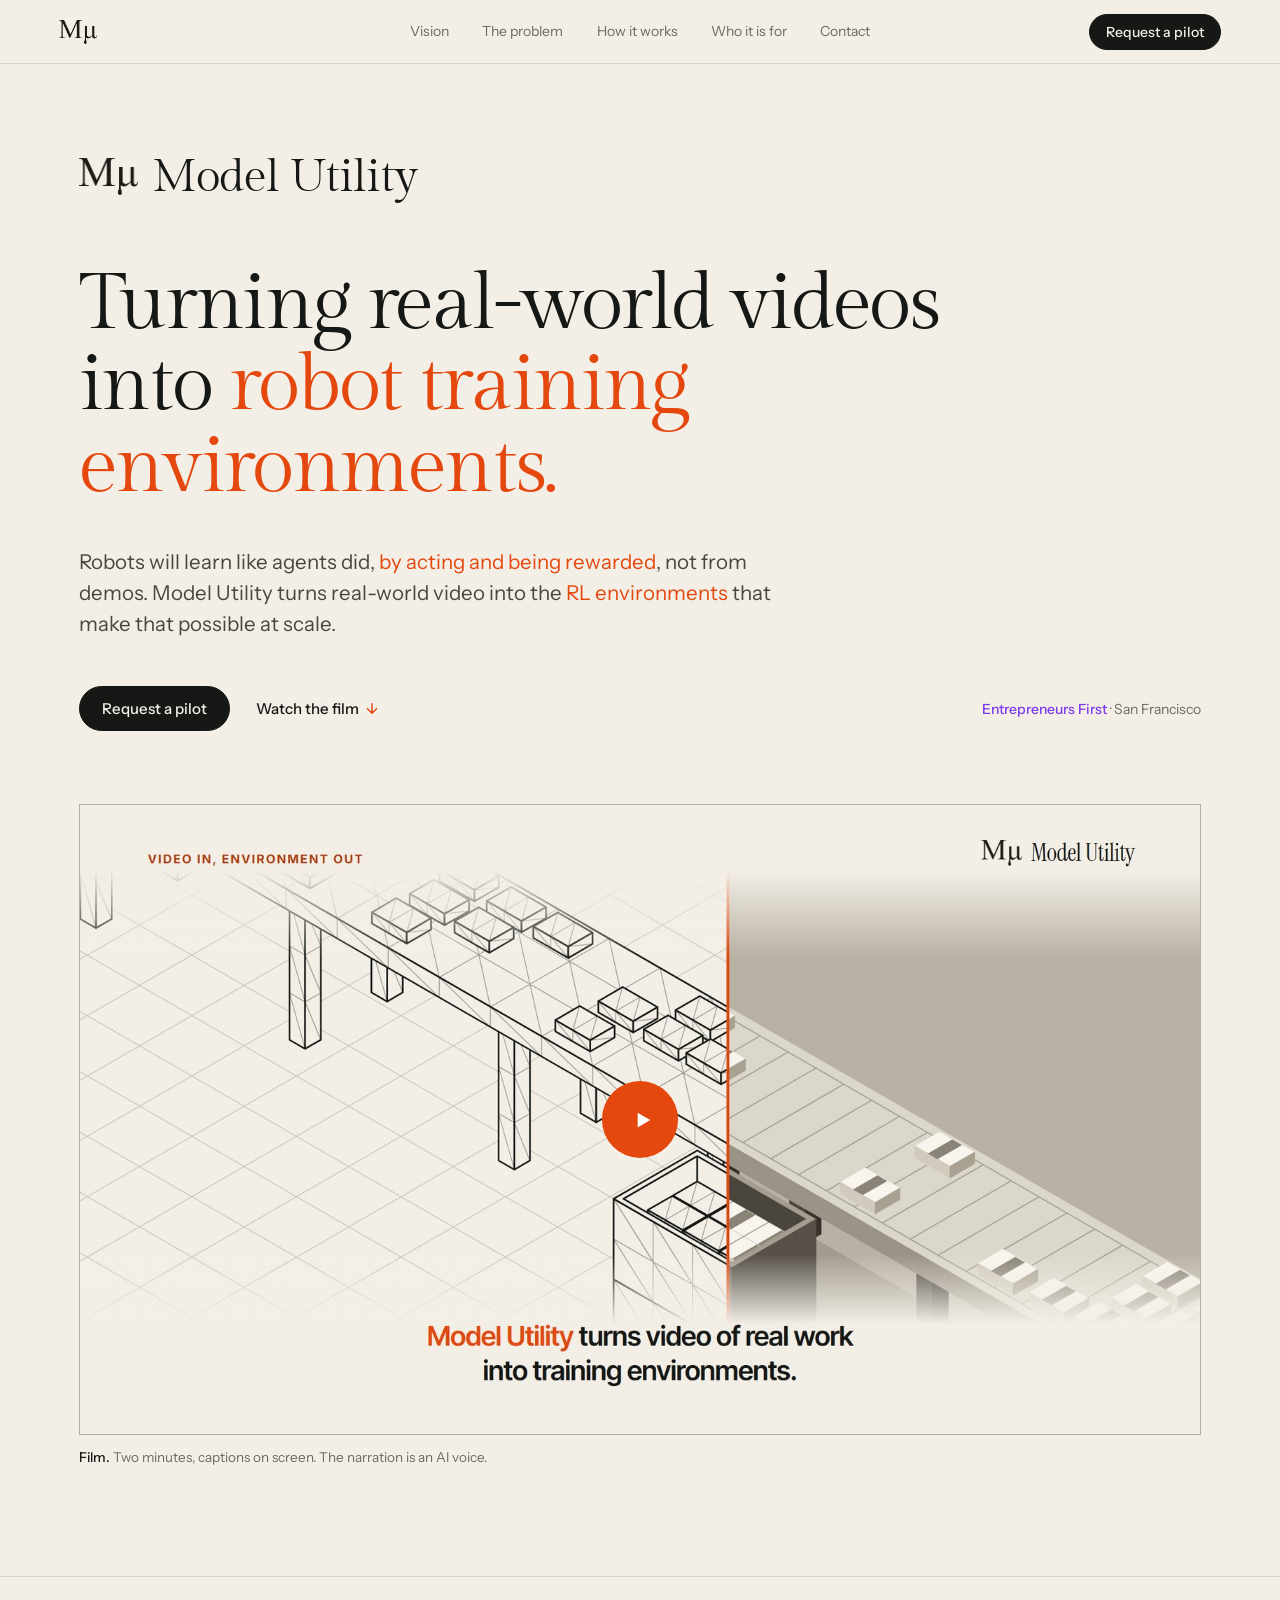
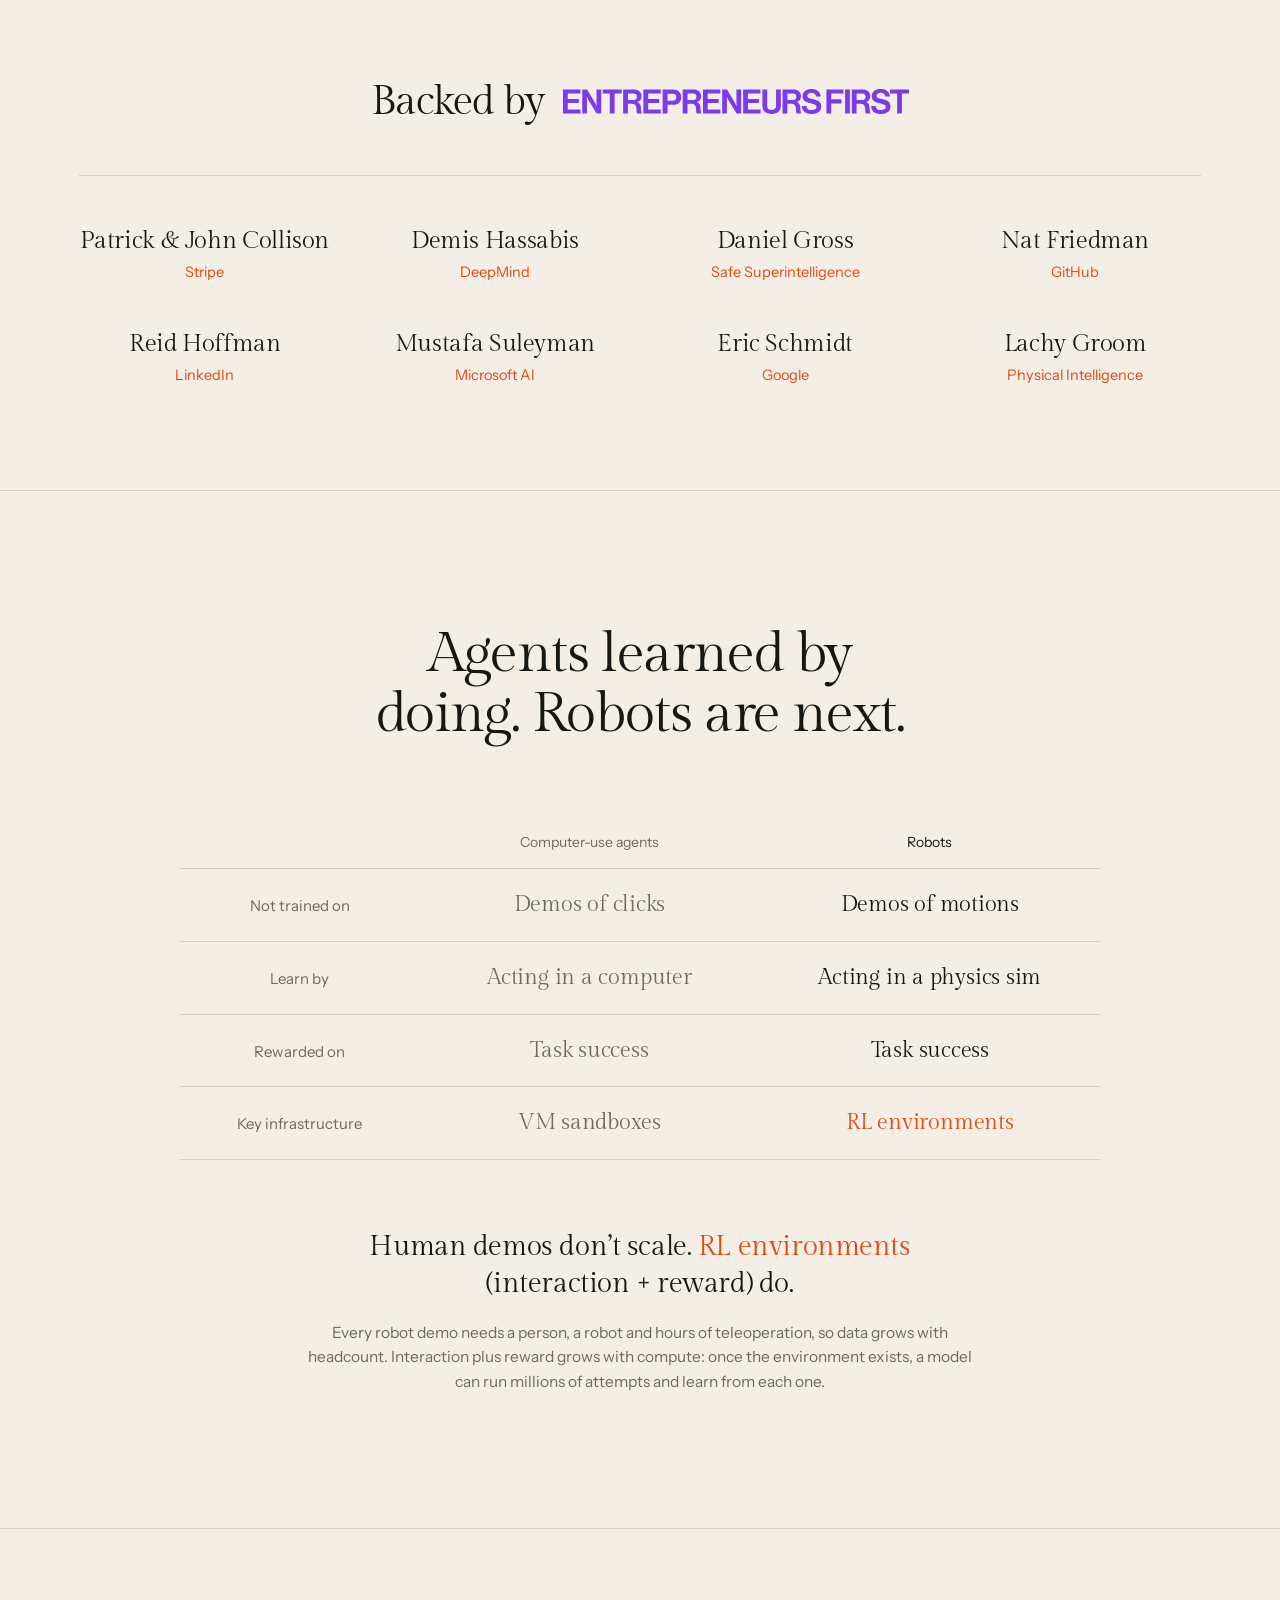
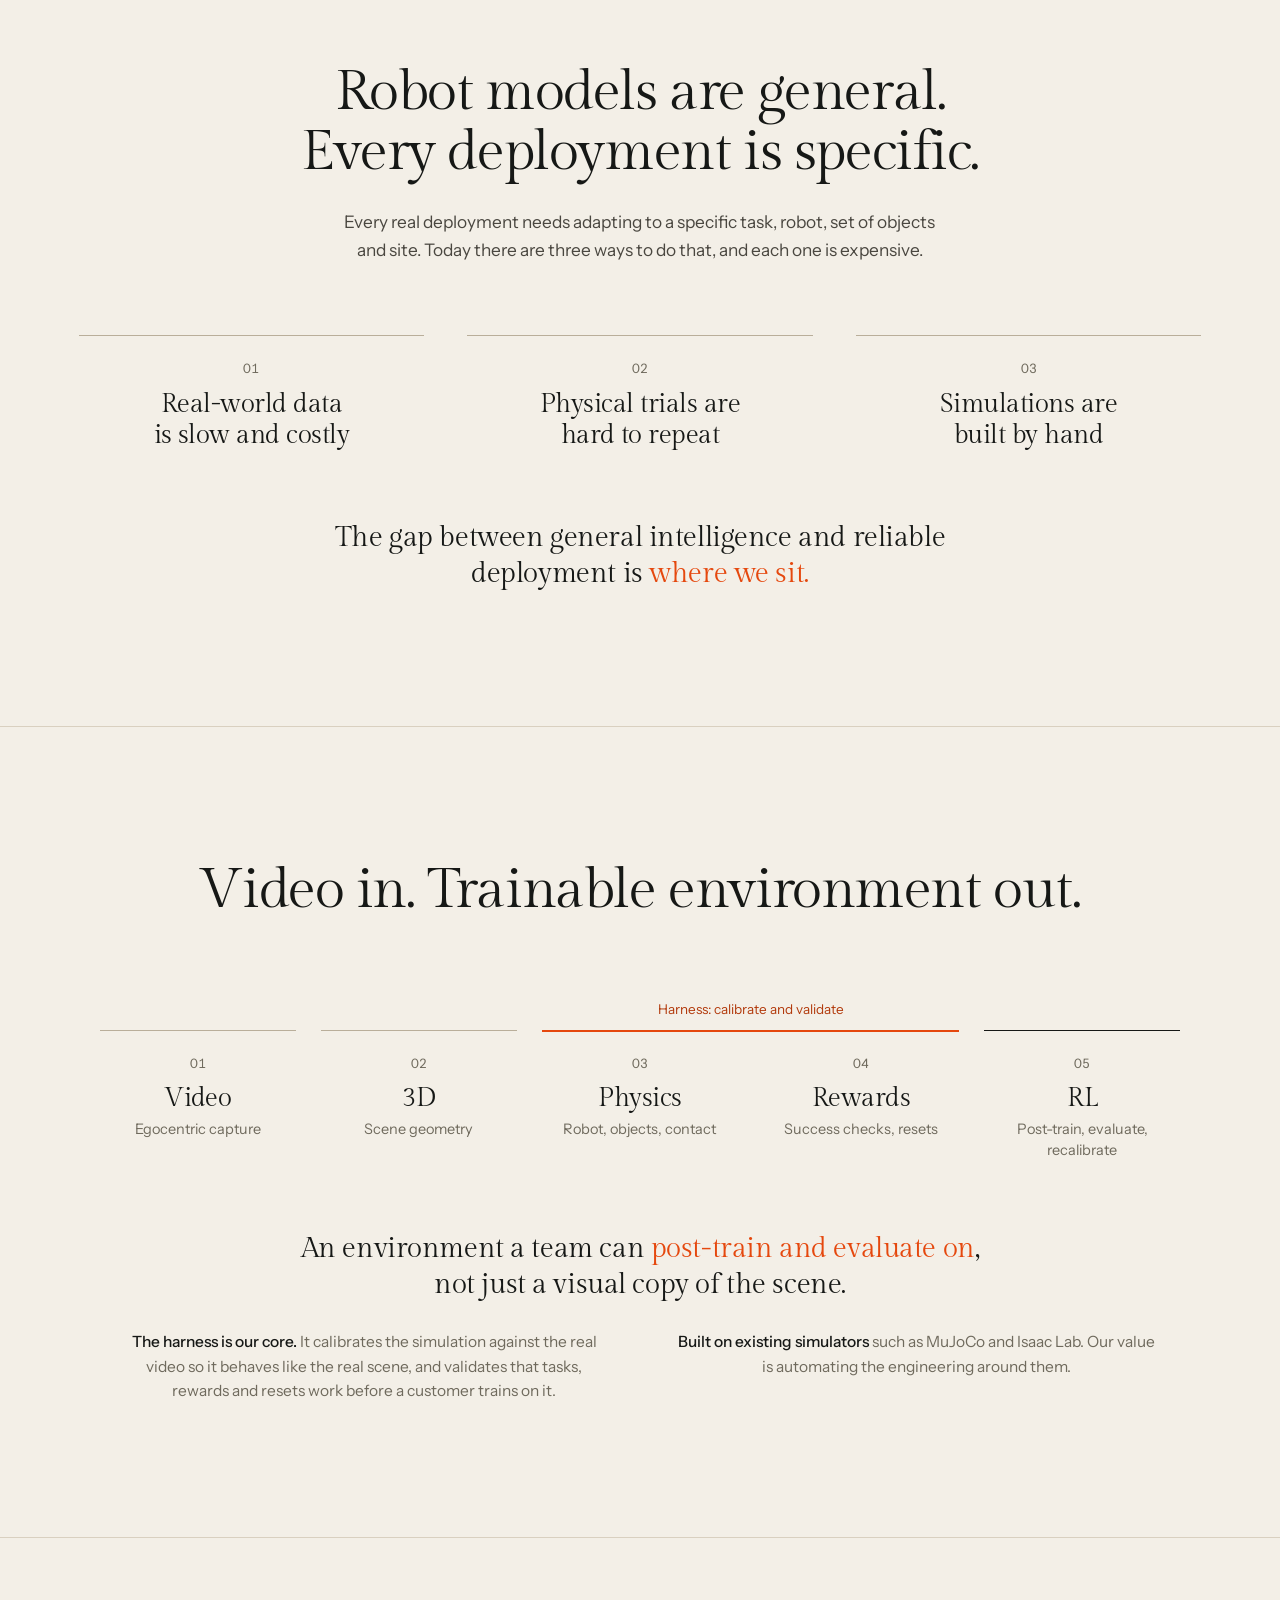
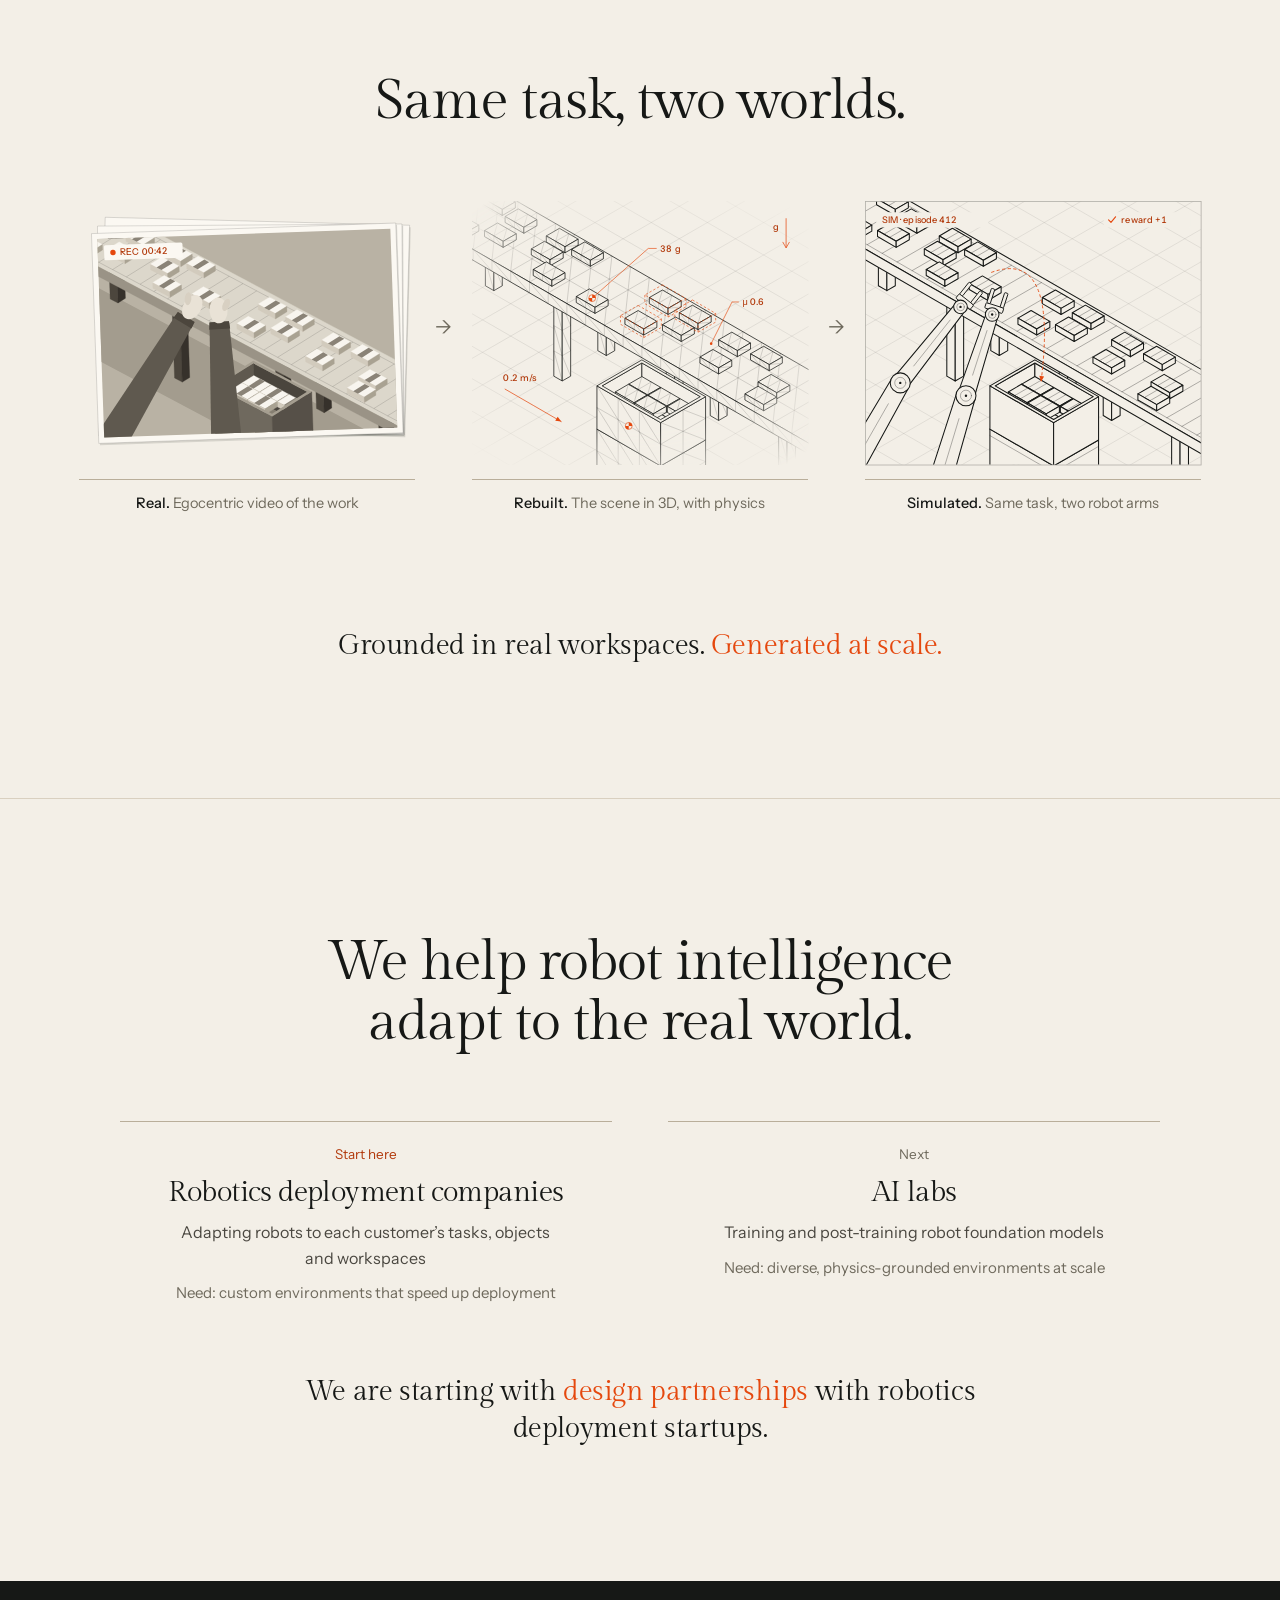
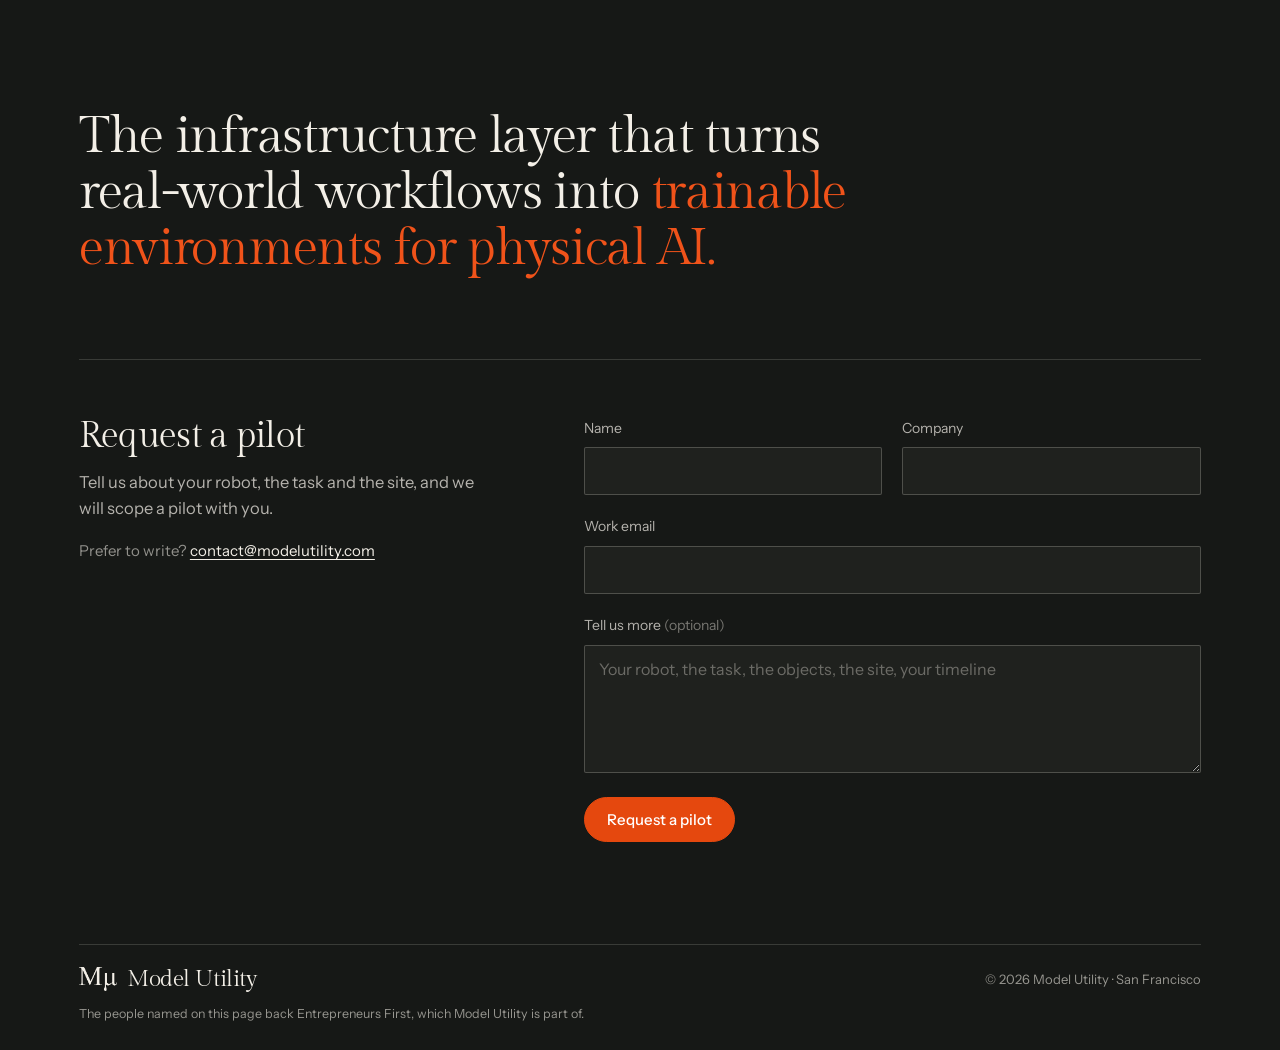
<file: index.html>
<!doctype html>
<html lang="en">
<head>
<meta charset="utf-8">
<meta name="viewport" content="width=device-width, initial-scale=1">
<title>Model Utility · Turning real-world videos into robot training environments</title>
<meta name="description" content="Robots will learn like agents did, by acting and being rewarded, not from demos. Model Utility turns real-world video into the RL environments that make that possible at scale.">
<meta name="theme-color" content="#f3efe7">
<meta property="og:title" content="Model Utility · Turning real-world videos into robot training environments">
<meta property="og:description" content="Robots will learn like agents did, by acting and being rewarded, not from demos. Model Utility turns real-world video into the RL environments that make that possible at scale.">
<meta property="og:type" content="website">
<meta property="og:url" content="https://modelutility.vercel.app/">
<meta property="og:image" content="https://modelutility.vercel.app/media/og.png">
<meta property="og:image:width" content="1200">
<meta property="og:image:height" content="630">
<meta property="og:image:alt" content="Model Utility. Turning real-world videos into robot training environments.">
<meta name="twitter:card" content="summary_large_image">
<link rel="icon" href="media/mu-icon.png" type="image/png">
<link rel="preconnect" href="https://fonts.googleapis.com">
<link rel="preconnect" href="https://fonts.gstatic.com" crossorigin>
<link href="https://fonts.googleapis.com/css2?family=Gilda+Display&family=Instrument+Sans:wght@400..600&display=swap" rel="stylesheet">
<link rel="stylesheet" href="styles.css">
</head>
<body>

<a class="skip" href="#main">Skip to content</a>

<header class="bar">
  <a class="mark" href="#top" aria-label="Model Utility, home">
    <img class="logo" src="media/mu-logo.png" alt="" width="45" height="28">
  </a>
  <nav class="outline" aria-label="Sections">
    <a href="#vision">Vision</a>
    <a href="#problem">The problem</a>
    <a href="#how">How it works</a>
    <a href="#who">Who it is for</a>
    <a href="#contact">Contact</a>
  </nav>
  <a class="btn btn--small" href="#contact">Request a pilot</a>
</header>

<main id="main">

<!-- ───────────────────────── hero ───────────────────────── -->
<section class="hero" id="top">
  <div class="wrap">
    <p class="brand"><img src="media/mu-logo.png" alt="" width="45" height="28"><span>Model Utility</span></p>
    <h1>Turning <span class="nb">real-world</span> videos into <em>robot training environments.</em></h1>
    <p class="lede">Robots will learn like agents did, <em>by acting and being rewarded</em>, not from demos. Model Utility turns real-world video into the <em>RL environments</em> that make that possible at scale.</p>
    <p class="cta">
      <a class="btn" href="#contact">Request a pilot</a>
      <a class="link" href="#film">Watch the film <span aria-hidden="true">↓</span></a>
      <span class="byline"><span class="ef">Entrepreneurs First</span> · San Francisco</span>
    </p>

    <figure class="film" id="film">
      <div class="film-frame">
        <video controls playsinline preload="none" poster="media/film-poster.jpg" width="1920" height="1080" aria-label="Model Utility: a two-minute film on why robots need training environments. Captions are on screen.">
          <source src="media/model-utility-film.mp4" type="video/mp4">
        </video>
        <button class="film-play" type="button" aria-label="Play the film" hidden><svg viewBox="0 0 24 24" aria-hidden="true"><path d="M8 5.2v13.6L19.5 12Z"/></svg></button>
      </div>
      <figcaption><b>Film.</b> Two minutes, captions on screen. The narration is an AI voice.</figcaption>
    </figure>
  </div>
</section>

<!-- ───────────────────────── backed by ───────────────────────── -->
<section class="band band--alt trust" aria-labelledby="trust-h">
  <div class="wrap">
    <h2 id="trust-h">Backed by <a href="https://www.joinef.com/" rel="noopener"><img class="ef-logo" src="media/ef-logo.svg" alt="Entrepreneurs First" width="394" height="28"></a></h2>
    <ul class="backers">
      <li><b>Patrick &amp; John Collison</b><span>Stripe</span></li>
      <li><b>Demis Hassabis</b><span>DeepMind</span></li>
      <li><b>Daniel Gross</b><span>Safe Superintelligence</span></li>
      <li><b>Nat Friedman</b><span>GitHub</span></li>
      <li><b>Reid Hoffman</b><span>LinkedIn</span></li>
      <li><b>Mustafa Suleyman</b><span>Microsoft AI</span></li>
      <li><b>Eric Schmidt</b><span>Google</span></li>
      <li><b>Lachy Groom</b><span>Physical Intelligence</span></li>
    </ul>
  </div>
</section>

<!-- ───────────────────────── vision ───────────────────────── -->
<section class="band band--c" id="vision" aria-labelledby="vision-h">
  <div class="wrap">
    <h2 id="vision-h">Agents learned by doing. Robots are next.</h2>
    <table class="vs">
      <caption class="sr">How computer-use agents learned, and how robots will</caption>
      <thead>
        <tr><td></td><th scope="col">Computer-use agents</th><th scope="col">Robots</th></tr>
      </thead>
      <tbody>
        <tr><th scope="row">Not trained on</th><td>Demos of clicks</td><td>Demos of motions</td></tr>
        <tr><th scope="row">Learn by</th><td>Acting in a computer</td><td>Acting in a physics sim</td></tr>
        <tr><th scope="row">Rewarded on</th><td>Task success</td><td>Task success</td></tr>
        <tr><th scope="row">Key infrastructure</th><td>VM sandboxes</td><td>RL environments</td></tr>
      </tbody>
    </table>
    <p class="take">Human demos don’t scale. <em>RL environments</em> <span class="nb">(interaction + reward)</span> do.</p>
    <p class="note">Every robot demo needs a person, a robot and hours of teleoperation, so data grows with headcount. Interaction plus reward grows with compute: once the environment exists, a model can run millions of attempts and learn from each one.</p>
  </div>
</section>

<!-- ───────────────────────── the problem ───────────────────────── -->
<section class="band band--alt band--c" id="problem" aria-labelledby="problem-h">
  <div class="wrap">
    <h2 id="problem-h">Robot models are general. Every deployment is specific.</h2>
    <p class="sub">Every real deployment needs adapting to a specific task, robot, set of objects and site. Today there are three ways to do that, and each one is expensive.</p>
    <ol class="trio">
      <li><span class="num">01</span><h3>Real-world data is slow and costly</h3></li>
      <li><span class="num">02</span><h3>Physical trials are hard to repeat</h3></li>
      <li><span class="num">03</span><h3>Simulations are built by hand</h3></li>
    </ol>
    <p class="take">The gap between general intelligence and reliable deployment is <em>where we sit.</em></p>
  </div>
</section>

<!-- ───────────────────────── how it works ───────────────────────── -->
<section class="band band--c" id="how" aria-labelledby="how-h">
  <div class="wrap">
    <h2 id="how-h">Video in. Trainable environment out.</h2>
    <ol class="pipe" aria-describedby="harness-note">
      <li><span class="num">01</span><h3>Video</h3><p>Egocentric capture</p></li>
      <li><span class="num">02</span><h3>3D</h3><p>Scene geometry</p></li>
      <li class="in-loop"><span class="num">03</span><h3>Physics</h3><p>Robot, objects, contact</p></li>
      <li class="in-loop"><span class="num">04</span><h3>Rewards</h3><p>Success checks, resets</p></li>
      <li class="is-out"><span class="num">05</span><h3>RL</h3><p>Post-train, evaluate, recalibrate</p></li>
    </ol>
    <p class="sr" id="harness-note">Steps three and four run inside the harness, which calibrates and validates the environment.</p>
    <p class="take">An environment a team can <em>post-train and evaluate on</em>, not just a visual copy of the scene.</p>
    <div class="notes">
      <p class="note"><b>The harness is our core.</b> It calibrates the simulation against the real video so it behaves like the real scene, and validates that tasks, rewards and resets work before a customer trains on it.</p>
      <p class="note"><b>Built on existing simulators</b> such as MuJoCo and Isaac Lab. Our value is automating the engineering around them.</p>
    </div>
  </div>
</section>

<!-- ───────────────────────── same task, two worlds ───────────────────────── -->
<section class="band band--alt band--c" id="worlds" aria-labelledby="worlds-h">
  <div class="wrap">
    <h2 id="worlds-h">Same task, two worlds.</h2>
    <div class="tri" role="group" aria-label="One packing line, three times: on video, as geometry with physics, and in simulation with two robot arms">
      <figure class="panel">
<!-- fig-a:start -->
<svg class="fig" viewBox="0 0 420 330" role="img" aria-label="A frame of video filmed from a worker’s own eyes: two hands lift a snack pack off a conveyor that carries many more, with a crate of packed ones beside it."><defs><clipPath id="fa-clip"><rect x="27" y="41" width="366" height="248"/></clipPath></defs><g transform="rotate(1.5 210 165) translate(9 -9)"><rect x="21.5" y="36.5" width="380" height="262" fill="#161816" opacity=".13"/><rect x="20" y="34" width="380" height="262" fill="#fbf8f2" stroke="#161816" stroke-opacity=".3" stroke-width=".6"/></g><g transform="rotate(-0.4 210 165) translate(4 -4)"><rect x="21.5" y="36.5" width="380" height="262" fill="#161816" opacity=".13"/><rect x="20" y="34" width="380" height="262" fill="#fbf8f2" stroke="#161816" stroke-opacity=".3" stroke-width=".6"/></g><g transform="rotate(-2 210 165) translate(0 0)"><rect x="21.5" y="36.5" width="380" height="262" fill="#161816" opacity=".13"/><rect x="20" y="34" width="380" height="262" fill="#fbf8f2" stroke="#161816" stroke-opacity=".3" stroke-width=".6"/><g clip-path="url(#fa-clip)"><g transform="translate(210 165) scale(0.9) translate(-205 -160)"><rect x="-300" y="-300" width="1100" height="1000" fill="#b9b2a4"/><path d="M-141.1 8L560.4 412.9L471.5 464.3L-230 59.3ZM212 314.4L300.8 365.7L235.4 403.5L146.5 352.2Z" fill="#a39c8e"/><path d="M-113 -75.8L-102.5 -69.7L-113 -63.6L-123.6 -69.7Z" fill="#7d766a" stroke="#7d766a" stroke-width=".5" stroke-linejoin="round"/><path d="M-123.6 -69.7L-113 -63.6L-113 30.9L-123.6 24.8Z" fill="#4c463d" stroke="#4c463d" stroke-width=".5" stroke-linejoin="round"/><path d="M-113 -63.6L-102.5 -69.7L-102.5 24.8L-113 30.9Z" fill="#36312b" stroke="#36312b" stroke-width=".5" stroke-linejoin="round"/><path d="M-168 -44L-157.5 -38L-168 -31.9L-178.5 -38Z" fill="#7d766a" stroke="#7d766a" stroke-width=".5" stroke-linejoin="round"/><path d="M-178.5 -38L-168 -31.9L-168 62.6L-178.5 56.6Z" fill="#4c463d" stroke="#4c463d" stroke-width=".5" stroke-linejoin="round"/><path d="M-168 -31.9L-157.5 -38L-157.5 56.6L-168 62.6Z" fill="#36312b" stroke="#36312b" stroke-width=".5" stroke-linejoin="round"/><path d="M27.3 5.2L37.8 11.3L27.3 17.4L16.7 11.3Z" fill="#7d766a" stroke="#7d766a" stroke-width=".5" stroke-linejoin="round"/><path d="M16.7 11.3L27.3 17.4L27.3 111.9L16.7 105.8Z" fill="#4c463d" stroke="#4c463d" stroke-width=".5" stroke-linejoin="round"/><path d="M27.3 17.4L37.8 11.3L37.8 105.8L27.3 111.9Z" fill="#36312b" stroke="#36312b" stroke-width=".5" stroke-linejoin="round"/><path d="M-27.7 37L-17.2 43.1L-27.7 49.1L-38.2 43.1Z" fill="#7d766a" stroke="#7d766a" stroke-width=".5" stroke-linejoin="round"/><path d="M-38.2 43.1L-27.7 49.1L-27.7 143.6L-38.2 137.6Z" fill="#4c463d" stroke="#4c463d" stroke-width=".5" stroke-linejoin="round"/><path d="M-27.7 49.1L-17.2 43.1L-17.2 137.6L-27.7 143.6Z" fill="#36312b" stroke="#36312b" stroke-width=".5" stroke-linejoin="round"/><path d="M167.6 86.2L178.1 92.3L167.6 98.4L157 92.3Z" fill="#7d766a" stroke="#7d766a" stroke-width=".5" stroke-linejoin="round"/><path d="M157 92.3L167.6 98.4L167.6 192.9L157 186.8Z" fill="#4c463d" stroke="#4c463d" stroke-width=".5" stroke-linejoin="round"/><path d="M167.6 98.4L178.1 92.3L178.1 186.8L167.6 192.9Z" fill="#36312b" stroke="#36312b" stroke-width=".5" stroke-linejoin="round"/><path d="M112.6 118L123.1 124L112.6 130.1L102.1 124Z" fill="#7d766a" stroke="#7d766a" stroke-width=".5" stroke-linejoin="round"/><path d="M102.1 124L112.6 130.1L112.6 224.6L102.1 218.6Z" fill="#4c463d" stroke="#4c463d" stroke-width=".5" stroke-linejoin="round"/><path d="M112.6 130.1L123.1 124L123.1 218.6L112.6 224.6Z" fill="#36312b" stroke="#36312b" stroke-width=".5" stroke-linejoin="round"/><path d="M307.8 167.3L318.4 173.3L307.8 179.4L297.3 173.3Z" fill="#7d766a" stroke="#7d766a" stroke-width=".5" stroke-linejoin="round"/><path d="M297.3 173.3L307.8 179.4L307.8 273.9L297.3 267.8Z" fill="#4c463d" stroke="#4c463d" stroke-width=".5" stroke-linejoin="round"/><path d="M307.8 179.4L318.4 173.3L318.4 267.8L307.8 273.9Z" fill="#36312b" stroke="#36312b" stroke-width=".5" stroke-linejoin="round"/><path d="M252.9 199L263.4 205L252.9 211.1L242.4 205Z" fill="#7d766a" stroke="#7d766a" stroke-width=".5" stroke-linejoin="round"/><path d="M242.4 205L252.9 211.1L252.9 305.6L242.4 299.5Z" fill="#4c463d" stroke="#4c463d" stroke-width=".5" stroke-linejoin="round"/><path d="M252.9 211.1L263.4 205L263.4 299.5L252.9 305.6Z" fill="#36312b" stroke="#36312b" stroke-width=".5" stroke-linejoin="round"/><path d="M448.1 248.3L458.7 254.3L448.1 260.4L437.6 254.3Z" fill="#7d766a" stroke="#7d766a" stroke-width=".5" stroke-linejoin="round"/><path d="M437.6 254.3L448.1 260.4L448.1 354.9L437.6 348.8Z" fill="#4c463d" stroke="#4c463d" stroke-width=".5" stroke-linejoin="round"/><path d="M448.1 260.4L458.7 254.3L458.7 348.8L448.1 354.9Z" fill="#36312b" stroke="#36312b" stroke-width=".5" stroke-linejoin="round"/><path d="M393.2 280L403.7 286L393.2 292.1L382.7 286Z" fill="#7d766a" stroke="#7d766a" stroke-width=".5" stroke-linejoin="round"/><path d="M382.7 286L393.2 292.1L393.2 386.6L382.7 380.5Z" fill="#4c463d" stroke="#4c463d" stroke-width=".5" stroke-linejoin="round"/><path d="M393.2 292.1L403.7 286L403.7 380.5L393.2 386.6Z" fill="#36312b" stroke="#36312b" stroke-width=".5" stroke-linejoin="round"/><path d="M-129.4 -106.8L572.1 298.2L492.6 344.1L-208.9 -60.9Z" fill="#dcd7cb" stroke="#dcd7cb" stroke-width=".5" stroke-linejoin="round"/><path d="M-208.9 -60.9L492.6 344.1L492.6 357.6L-208.9 -47.4Z" fill="#9a9386" stroke="#9a9386" stroke-width=".5" stroke-linejoin="round"/><path d="M492.6 344.1L572.1 298.2L572.1 311.7L492.6 357.6Z" fill="#7a7468" stroke="#7a7468" stroke-width=".5" stroke-linejoin="round"/><path d="M-135.3 -103.4L566.2 301.6M-203.1 -64.3L498.4 340.7M-135.3 -103.4L-203.1 -64.3M-116.5 -92.6L-184.4 -53.5M-97.8 -81.8L-165.7 -42.7M-79.1 -71L-146.9 -31.9M-60.4 -60.2L-128.2 -21.1M-41.7 -49.4L-109.5 -10.3M-23 -38.6L-90.8 0.5M-4.3 -27.8L-72.1 11.3M14.4 -17L-53.4 22.1M33.1 -6.2L-34.7 32.9M51.8 4.6L-16 43.7M70.5 15.4L2.7 54.5M89.2 26.2L21.4 65.3M107.9 37L40.1 76.1M126.6 47.8L58.8 86.9M145.3 58.6L77.5 97.7M164 69.4L96.2 108.5M182.8 80.2L114.9 119.3M201.5 91L133.6 130.1M220.2 101.8L152.4 140.9M238.9 112.6L171.1 151.7M257.6 123.4L189.8 162.5M276.3 134.2L208.5 173.3M295 145L227.2 184.1M313.7 155.8L245.9 194.9M332.4 166.6L264.6 205.7M351.1 177.4L283.3 216.5M369.8 188.2L302 227.3M388.5 199L320.7 238.1M407.2 209.8L339.4 248.9M425.9 220.6L358.1 259.7M444.6 231.4L376.8 270.5M463.3 242.2L395.5 281.3M482 253L414.2 292.1M500.8 263.8L432.9 302.9M519.5 274.6L451.7 313.7M538.2 285.4L470.4 324.5M556.9 296.2L489.1 335.3" fill="none" stroke="#161816" stroke-width=".7" opacity=".28" /><path d="M-3.1 -30.7L20.2 -17.2L3.9 -7.7L-19.5 -21.2Z" fill="#f8f5ef" stroke="#f8f5ef" stroke-width=".5" stroke-linejoin="round"/><path d="M-19.5 -21.2L3.9 -7.7L3.9 -0.2L-19.5 -13.7Z" fill="#d2cbbd" stroke="#d2cbbd" stroke-width=".5" stroke-linejoin="round"/><path d="M3.9 -7.7L20.2 -17.2L20.2 -9.6L3.9 -0.2Z" fill="#a9a292" stroke="#a9a292" stroke-width=".5" stroke-linejoin="round"/><path d="M5.3 -25.8L11.8 -22L-4.5 -12.6L-11.1 -16.4Z" fill="#8a8377"/><path d="M-24.2 -13.1L-0.8 0.4L-17.2 9.8L-40.6 -3.7Z" fill="#f8f5ef" stroke="#f8f5ef" stroke-width=".5" stroke-linejoin="round"/><path d="M-40.6 -3.7L-17.2 9.8L-17.2 17.4L-40.6 3.9Z" fill="#d2cbbd" stroke="#d2cbbd" stroke-width=".5" stroke-linejoin="round"/><path d="M-17.2 9.8L-0.8 0.4L-0.8 7.9L-17.2 17.4Z" fill="#a9a292" stroke="#a9a292" stroke-width=".5" stroke-linejoin="round"/><path d="M-15.8 -8.3L-9.2 -4.5L-25.6 5L-32.1 1.2Z" fill="#8a8377"/><path d="M30.8 -12.4L54.1 1.1L37.8 10.5L14.4 -3Z" fill="#f8f5ef" stroke="#f8f5ef" stroke-width=".5" stroke-linejoin="round"/><path d="M14.4 -3L37.8 10.5L37.8 18.1L14.4 4.6Z" fill="#d2cbbd" stroke="#d2cbbd" stroke-width=".5" stroke-linejoin="round"/><path d="M37.8 10.5L54.1 1.1L54.1 8.6L37.8 18.1Z" fill="#a9a292" stroke="#a9a292" stroke-width=".5" stroke-linejoin="round"/><path d="M39.2 -7.6L45.7 -3.8L29.4 5.7L22.8 1.9Z" fill="#8a8377"/><path d="M57.7 9.8L81 23.3L64.7 32.8L41.3 19.3Z" fill="#f8f5ef" stroke="#f8f5ef" stroke-width=".5" stroke-linejoin="round"/><path d="M41.3 19.3L64.7 32.8L64.7 40.3L41.3 26.8Z" fill="#d2cbbd" stroke="#d2cbbd" stroke-width=".5" stroke-linejoin="round"/><path d="M64.7 32.8L81 23.3L81 30.9L64.7 40.3Z" fill="#a9a292" stroke="#a9a292" stroke-width=".5" stroke-linejoin="round"/><path d="M66.1 14.7L72.6 18.5L56.3 27.9L49.7 24.1Z" fill="#8a8377"/><path d="M-14.8 16.6L8.5 30.1L-7.8 39.5L-31.2 26Z" fill="#f8f5ef" stroke="#f8f5ef" stroke-width=".5" stroke-linejoin="round"/><path d="M-31.2 26L-7.8 39.5L-7.8 47.1L-31.2 33.6Z" fill="#d2cbbd" stroke="#d2cbbd" stroke-width=".5" stroke-linejoin="round"/><path d="M-7.8 39.5L8.5 30.1L8.5 37.6L-7.8 47.1Z" fill="#a9a292" stroke="#a9a292" stroke-width=".5" stroke-linejoin="round"/><path d="M-6.4 21.4L0.1 25.2L-16.2 34.7L-22.8 30.9Z" fill="#8a8377"/><path d="M31.9 27.4L55.3 40.9L38.9 50.3L15.6 36.8Z" fill="#f8f5ef" stroke="#f8f5ef" stroke-width=".5" stroke-linejoin="round"/><path d="M15.6 36.8L38.9 50.3L38.9 57.9L15.6 44.4Z" fill="#d2cbbd" stroke="#d2cbbd" stroke-width=".5" stroke-linejoin="round"/><path d="M38.9 50.3L55.3 40.9L55.3 48.4L38.9 57.9Z" fill="#a9a292" stroke="#a9a292" stroke-width=".5" stroke-linejoin="round"/><path d="M40.3 32.2L46.9 36L30.5 45.5L24 41.7Z" fill="#8a8377"/><path d="M109.1 34.1L132.5 47.6L116.1 57.1L92.7 43.6Z" fill="#f8f5ef" stroke="#f8f5ef" stroke-width=".5" stroke-linejoin="round"/><path d="M92.7 43.6L116.1 57.1L116.1 64.6L92.7 51.1Z" fill="#d2cbbd" stroke="#d2cbbd" stroke-width=".5" stroke-linejoin="round"/><path d="M116.1 57.1L132.5 47.6L132.5 55.2L116.1 64.6Z" fill="#a9a292" stroke="#a9a292" stroke-width=".5" stroke-linejoin="round"/><path d="M117.5 39L124.1 42.8L107.7 52.2L101.1 48.4Z" fill="#8a8377"/><path d="M90.4 50.3L113.8 63.8L97.4 73.3L74 59.8Z" fill="#f8f5ef" stroke="#f8f5ef" stroke-width=".5" stroke-linejoin="round"/><path d="M74 59.8L97.4 73.3L97.4 80.9L74 67.4Z" fill="#d2cbbd" stroke="#d2cbbd" stroke-width=".5" stroke-linejoin="round"/><path d="M97.4 73.3L113.8 63.8L113.8 71.4L97.4 80.9Z" fill="#a9a292" stroke="#a9a292" stroke-width=".5" stroke-linejoin="round"/><path d="M98.8 55.2L105.4 59L89 68.4L82.4 64.6Z" fill="#8a8377"/><path d="M140.7 51L164 64.5L147.7 74L124.3 60.5Z" fill="#f8f5ef" stroke="#f8f5ef" stroke-width=".5" stroke-linejoin="round"/><path d="M124.3 60.5L147.7 74L147.7 81.5L124.3 68Z" fill="#d2cbbd" stroke="#d2cbbd" stroke-width=".5" stroke-linejoin="round"/><path d="M147.7 74L164 64.5L164 72.1L147.7 81.5Z" fill="#a9a292" stroke="#a9a292" stroke-width=".5" stroke-linejoin="round"/><path d="M149.1 55.9L155.6 59.7L139.3 69.1L132.7 65.3Z" fill="#8a8377"/><path d="M92.7 76L116.1 89.5L99.7 98.9L76.4 85.4Z" fill="#f8f5ef" stroke="#f8f5ef" stroke-width=".5" stroke-linejoin="round"/><path d="M76.4 85.4L99.7 98.9L99.7 106.5L76.4 93Z" fill="#d2cbbd" stroke="#d2cbbd" stroke-width=".5" stroke-linejoin="round"/><path d="M99.7 98.9L116.1 89.5L116.1 97L99.7 106.5Z" fill="#a9a292" stroke="#a9a292" stroke-width=".5" stroke-linejoin="round"/><path d="M101.1 80.8L107.7 84.6L91.3 94.1L84.8 90.3Z" fill="#8a8377"/><path d="M237.7 111.1L261.1 124.6L244.7 134L221.3 120.5Z" fill="#f8f5ef" stroke="#f8f5ef" stroke-width=".5" stroke-linejoin="round"/><path d="M221.3 120.5L244.7 134L244.7 141.6L221.3 128.1Z" fill="#d2cbbd" stroke="#d2cbbd" stroke-width=".5" stroke-linejoin="round"/><path d="M244.7 134L261.1 124.6L261.1 132.2L244.7 141.6Z" fill="#a9a292" stroke="#a9a292" stroke-width=".5" stroke-linejoin="round"/><path d="M246.1 115.9L252.7 119.7L236.3 129.2L229.7 125.4Z" fill="#8a8377"/><path d="M275.1 130L298.5 143.5L282.1 152.9L258.7 139.4Z" fill="#f8f5ef" stroke="#f8f5ef" stroke-width=".5" stroke-linejoin="round"/><path d="M258.7 139.4L282.1 152.9L282.1 160.5L258.7 147Z" fill="#d2cbbd" stroke="#d2cbbd" stroke-width=".5" stroke-linejoin="round"/><path d="M282.1 152.9L298.5 143.5L298.5 151.1L282.1 160.5Z" fill="#a9a292" stroke="#a9a292" stroke-width=".5" stroke-linejoin="round"/><path d="M283.5 134.9L290.1 138.6L273.7 148.1L267.2 144.3Z" fill="#8a8377"/><path d="M207.3 136.7L230.7 150.2L214.3 159.7L190.9 146.2Z" fill="#f8f5ef" stroke="#f8f5ef" stroke-width=".5" stroke-linejoin="round"/><path d="M190.9 146.2L214.3 159.7L214.3 167.3L190.9 153.8Z" fill="#d2cbbd" stroke="#d2cbbd" stroke-width=".5" stroke-linejoin="round"/><path d="M214.3 159.7L230.7 150.2L230.7 157.8L214.3 167.3Z" fill="#a9a292" stroke="#a9a292" stroke-width=".5" stroke-linejoin="round"/><path d="M215.7 141.6L222.3 145.4L205.9 154.8L199.4 151.1Z" fill="#8a8377"/><path d="M254.1 144.8L277.5 158.3L261.1 167.8L237.7 154.3Z" fill="#f8f5ef" stroke="#f8f5ef" stroke-width=".5" stroke-linejoin="round"/><path d="M237.7 154.3L261.1 167.8L261.1 175.4L237.7 161.9Z" fill="#d2cbbd" stroke="#d2cbbd" stroke-width=".5" stroke-linejoin="round"/><path d="M261.1 167.8L277.5 158.3L277.5 165.9L261.1 175.4Z" fill="#a9a292" stroke="#a9a292" stroke-width=".5" stroke-linejoin="round"/><path d="M262.5 149.7L269 153.5L252.7 162.9L246.1 159.2Z" fill="#8a8377"/><path d="M324.2 163.7L347.6 177.2L331.2 186.7L307.8 173.2Z" fill="#f8f5ef" stroke="#f8f5ef" stroke-width=".5" stroke-linejoin="round"/><path d="M307.8 173.2L331.2 186.7L331.2 194.3L307.8 180.8Z" fill="#d2cbbd" stroke="#d2cbbd" stroke-width=".5" stroke-linejoin="round"/><path d="M331.2 186.7L347.6 177.2L347.6 184.8L331.2 194.3Z" fill="#a9a292" stroke="#a9a292" stroke-width=".5" stroke-linejoin="round"/><path d="M332.6 168.6L339.2 172.4L322.8 181.8L316.3 178.1Z" fill="#8a8377"/><path d="M364 181.3L387.3 194.8L371 204.2L347.6 190.7Z" fill="#f8f5ef" stroke="#f8f5ef" stroke-width=".5" stroke-linejoin="round"/><path d="M347.6 190.7L371 204.2L371 211.8L347.6 198.3Z" fill="#d2cbbd" stroke="#d2cbbd" stroke-width=".5" stroke-linejoin="round"/><path d="M371 204.2L387.3 194.8L387.3 202.4L371 211.8Z" fill="#a9a292" stroke="#a9a292" stroke-width=".5" stroke-linejoin="round"/><path d="M372.4 186.2L378.9 189.9L362.6 199.4L356 195.6Z" fill="#8a8377"/><path d="M300.8 185.3L324.2 198.8L307.8 208.3L284.5 194.8Z" fill="#f8f5ef" stroke="#f8f5ef" stroke-width=".5" stroke-linejoin="round"/><path d="M284.5 194.8L307.8 208.3L307.8 215.9L284.5 202.4Z" fill="#d2cbbd" stroke="#d2cbbd" stroke-width=".5" stroke-linejoin="round"/><path d="M307.8 208.3L324.2 198.8L324.2 206.4L307.8 215.9Z" fill="#a9a292" stroke="#a9a292" stroke-width=".5" stroke-linejoin="round"/><path d="M309.3 190.2L315.8 194L299.4 203.4L292.9 199.7Z" fill="#8a8377"/><path d="M373.3 216.4L396.7 229.9L380.3 239.3L357 225.8Z" fill="#f8f5ef" stroke="#f8f5ef" stroke-width=".5" stroke-linejoin="round"/><path d="M357 225.8L380.3 239.3L380.3 246.9L357 233.4Z" fill="#d2cbbd" stroke="#d2cbbd" stroke-width=".5" stroke-linejoin="round"/><path d="M380.3 239.3L396.7 229.9L396.7 237.5L380.3 246.9Z" fill="#a9a292" stroke="#a9a292" stroke-width=".5" stroke-linejoin="round"/><path d="M381.7 221.3L388.3 225L371.9 234.5L365.4 230.7Z" fill="#8a8377"/><path d="M357 231.2L380.3 244.7L364 254.2L340.6 240.7Z" fill="#f8f5ef" stroke="#f8f5ef" stroke-width=".5" stroke-linejoin="round"/><path d="M340.6 240.7L364 254.2L364 261.8L340.6 248.3Z" fill="#d2cbbd" stroke="#d2cbbd" stroke-width=".5" stroke-linejoin="round"/><path d="M364 254.2L380.3 244.7L380.3 252.3L364 261.8Z" fill="#a9a292" stroke="#a9a292" stroke-width=".5" stroke-linejoin="round"/><path d="M365.4 236.1L371.9 239.9L355.5 249.3L349 245.6Z" fill="#8a8377"/><path d="M146.5 93.5L169.9 107L153.5 116.5L130.1 103Z" fill="#f8f5ef" stroke="#f8f5ef" stroke-width=".5" stroke-linejoin="round"/><path d="M130.1 103L153.5 116.5L153.5 124.1L130.1 110.5Z" fill="#d2cbbd" stroke="#d2cbbd" stroke-width=".5" stroke-linejoin="round"/><path d="M153.5 116.5L169.9 107L169.9 114.6L153.5 124.1Z" fill="#a9a292" stroke="#a9a292" stroke-width=".5" stroke-linejoin="round"/><path d="M154.9 98.4L161.5 102.2L145.1 111.6L138.6 107.8Z" fill="#8a8377"/><path d="M212 252.3L291.5 298.2L235.4 330.6L155.9 284.7Z" fill="#a59e90" stroke="#a59e90" stroke-width=".5" stroke-linejoin="round"/><path d="M155.9 284.7L235.4 330.6L235.4 384.6L155.9 338.7Z" fill="#6f695e" stroke="#6f695e" stroke-width=".5" stroke-linejoin="round"/><path d="M235.4 330.6L291.5 298.2L291.5 352.2L235.4 384.6Z" fill="#565048" stroke="#565048" stroke-width=".5" stroke-linejoin="round"/><path d="M155.9 292.8L235.4 338.7L291.5 306.3" fill="none" stroke="#161816" stroke-width=".7" opacity=".28" /><path d="M212 202.1L162.4 230.7L162.4 280.9L212 252.3Z" fill="#5f594f" stroke="#5f594f" stroke-width=".5" stroke-linejoin="round"/><path d="M212 202.1L284.9 244.2L284.9 294.4L212 252.3Z" fill="#4a453d" stroke="#4a453d" stroke-width=".5" stroke-linejoin="round"/><path d="M212 252.3L284.9 294.4L235.4 323L162.4 280.9Z" fill="#857e71" stroke="#857e71" stroke-width=".5" stroke-linejoin="round"/><path d="M212 219.1L235.4 232.6L219 242L195.6 228.5Z" fill="#f8f5ef" stroke="#f8f5ef" stroke-width=".5" stroke-linejoin="round"/><path d="M195.6 228.5L219 242L219 249.6L195.6 236.1Z" fill="#d2cbbd" stroke="#d2cbbd" stroke-width=".5" stroke-linejoin="round"/><path d="M219 242L235.4 232.6L235.4 240.2L219 249.6Z" fill="#a9a292" stroke="#a9a292" stroke-width=".5" stroke-linejoin="round"/><path d="M220.4 223.9L226.9 227.7L210.6 237.2L204 233.4Z" fill="#8a8377"/><path d="M236.1 233L259.4 246.5L243.1 255.9L219.7 242.4Z" fill="#f8f5ef" stroke="#f8f5ef" stroke-width=".5" stroke-linejoin="round"/><path d="M219.7 242.4L243.1 255.9L243.1 263.5L219.7 250Z" fill="#d2cbbd" stroke="#d2cbbd" stroke-width=".5" stroke-linejoin="round"/><path d="M243.1 255.9L259.4 246.5L259.4 254.1L243.1 263.5Z" fill="#a9a292" stroke="#a9a292" stroke-width=".5" stroke-linejoin="round"/><path d="M244.5 237.9L251 241.6L234.7 251.1L228.1 247.3Z" fill="#8a8377"/><path d="M260.1 246.9L283.5 260.4L267.2 269.9L243.8 256.4Z" fill="#f8f5ef" stroke="#f8f5ef" stroke-width=".5" stroke-linejoin="round"/><path d="M243.8 256.4L267.2 269.9L267.2 277.4L243.8 263.9Z" fill="#d2cbbd" stroke="#d2cbbd" stroke-width=".5" stroke-linejoin="round"/><path d="M267.2 269.9L283.5 260.4L283.5 268L267.2 277.4Z" fill="#a9a292" stroke="#a9a292" stroke-width=".5" stroke-linejoin="round"/><path d="M268.6 251.8L275.1 255.5L258.7 265L252.2 261.2Z" fill="#8a8377"/><path d="M195.1 228.8L218.5 242.3L202.2 251.8L178.8 238.3Z" fill="#f8f5ef" stroke="#f8f5ef" stroke-width=".5" stroke-linejoin="round"/><path d="M178.8 238.3L202.2 251.8L202.2 259.3L178.8 245.8Z" fill="#d2cbbd" stroke="#d2cbbd" stroke-width=".5" stroke-linejoin="round"/><path d="M202.2 251.8L218.5 242.3L218.5 249.9L202.2 259.3Z" fill="#a9a292" stroke="#a9a292" stroke-width=".5" stroke-linejoin="round"/><path d="M203.6 233.7L210.1 237.5L193.7 246.9L187.2 243.1Z" fill="#8a8377"/><path d="M219.2 242.7L242.6 256.2L226.2 265.7L202.9 252.2Z" fill="#f8f5ef" stroke="#f8f5ef" stroke-width=".5" stroke-linejoin="round"/><path d="M202.9 252.2L226.2 265.7L226.2 273.2L202.9 259.7Z" fill="#d2cbbd" stroke="#d2cbbd" stroke-width=".5" stroke-linejoin="round"/><path d="M226.2 265.7L242.6 256.2L242.6 263.8L226.2 273.2Z" fill="#a9a292" stroke="#a9a292" stroke-width=".5" stroke-linejoin="round"/><path d="M227.6 247.6L234.2 251.4L217.8 260.8L211.3 257Z" fill="#8a8377"/><path d="M155.9 230.7L235.4 276.6L235.4 330.6L155.9 284.7Z" fill="#6f695e" stroke="#6f695e" stroke-width=".5" stroke-linejoin="round"/><path d="M235.4 276.6L291.5 244.2L291.5 298.2L235.4 330.6Z" fill="#565048" stroke="#565048" stroke-width=".5" stroke-linejoin="round"/><path d="M212 198.3L291.5 244.2L235.4 276.6L155.9 230.7ZM212 202.1L162.4 230.7L235.4 272.8L284.9 244.2Z" fill-rule="evenodd" fill="#a59e90"/><path d="M19.3 332.6L132.5 142L109.9 127.2L-19.2 307.4Z" fill="#5f594f"/><path d="M127.9 150.9L132.5 142L109.9 127.2L103.6 135Z" fill="#4c463d"/><ellipse cx="130" cy="121.2" rx="18" ry="12.5" transform="rotate(-56.8 130 121.2)" fill="#e9e2d6"/><ellipse cx="124.6" cy="109.3" rx="9" ry="4.6" transform="rotate(-82.8 124.6 109.3)" fill="#d8d0c2"/><path d="M195 344.4L180.2 142.7L153.2 143.4L149 345.6Z" fill="#5f594f"/><path d="M181.5 152.6L180.2 142.7L153.2 143.4L152.5 153.4Z" fill="#4c463d"/><ellipse cx="166.3" cy="127" rx="18" ry="12.5" transform="rotate(-91.5 166.3 127)" fill="#e9e2d6"/><ellipse cx="177.1" cy="119.7" rx="9" ry="4.6" transform="rotate(-65.5 177.1 119.7)" fill="#d8d0c2"/></g></g><rect x="35" y="49" width="98" height="19" rx="2" fill="#fbf8f2"/><circle cx="46" cy="58.5" r="3.4" fill="#e5480e"/><text x="55" y="62.5" text-anchor="start">REC 00:42</text></g></svg>
<!-- fig-a:end -->
        <figcaption><b>Real.</b> Egocentric video of the work</figcaption>
      </figure>
      <figure class="panel">
<!-- fig-b:start -->
<svg class="fig" viewBox="0 0 420 330" role="img" aria-label="The same packing line as a wire mesh. A pack carries a mass, some packs are boxed by dashed collision shapes, the belt has a friction and a speed, and gravity points down."><defs><radialGradient id="fb-g" gradientUnits="userSpaceOnUse" cx="205" cy="236" r="300" gradientTransform="scale(1 .7)"><stop offset=".58" stop-color="#fff"/><stop offset="1" stop-color="#fff" stop-opacity="0"/></radialGradient><mask id="fb-m" maskUnits="userSpaceOnUse" x="0" y="0" width="420" height="330"><rect width="420" height="330" fill="url(#fb-g)"/></mask></defs><g mask="url(#fb-m)"><path d="M48.3 -236.4L1030.4 330.6M48.3 -236.4L-933.8 330.6M13.2 -216.1L995.3 350.9M83.4 -216.1L-898.7 350.9M-21.8 -195.9L960.2 371.1M118.4 -195.9L-863.6 371.1M-56.9 -175.6L925.2 391.4M153.5 -175.6L-828.6 391.4M-92 -155.4L890.1 411.6M188.6 -155.4L-793.5 411.6M-127.1 -135.1L855 431.9M223.7 -135.1L-758.4 431.9M-162.1 -114.9L819.9 452.1M258.7 -114.9L-723.3 452.1M-197.2 -94.6L784.9 472.4M293.8 -94.6L-688.3 472.4M-232.3 -74.4L749.8 492.6M328.9 -74.4L-653.2 492.6M-267.4 -54.1L714.7 512.9M364 -54.1L-618.1 512.9M-302.4 -33.9L679.6 533.1M399 -33.9L-583 533.1M-337.5 -13.6L644.6 553.4M434.1 -13.6L-548 553.4M-372.6 6.6L609.5 573.6M469.2 6.6L-512.9 573.6M-407.7 26.9L574.4 593.9M504.3 26.9L-477.8 593.9M-442.7 47.1L539.3 614.1M539.3 47.1L-442.7 614.1M-477.8 67.4L504.3 634.4M574.4 67.4L-407.7 634.4M-512.9 87.6L469.2 654.6M609.5 87.6L-372.6 654.6M-548 107.8L434.1 674.9M644.6 107.8L-337.5 674.9M-583 128.1L399 695.1M679.6 128.1L-302.4 695.1M-618.1 148.3L364 715.3M714.7 148.3L-267.4 715.3M-653.2 168.6L328.9 735.6M749.8 168.6L-232.3 735.6M-688.3 188.8L293.8 755.8M784.9 188.8L-197.2 755.8M-723.3 209.1L258.7 776.1M819.9 209.1L-162.1 776.1M-758.4 229.3L223.7 796.4M855 229.3L-127.1 796.4M-793.5 249.6L188.6 816.6M890.1 249.6L-92 816.6M-828.6 269.8L153.5 836.9M925.2 269.8L-56.9 836.9M-863.6 290.1L118.4 857.1M960.2 290.1L-21.8 857.1M-898.7 310.3L83.4 877.4M995.3 310.3L13.2 877.4M-933.8 330.6L48.3 897.6M1030.4 330.6L48.3 897.6" fill="none" stroke="#161816" stroke-width=".5" opacity=".2"/><path d="M-113 -75.8L-102.5 -69.7L-113 -63.6L-123.6 -69.7Z" fill="#f3efe7" stroke="#161816" stroke-width=".95" stroke-linejoin="round"/><path d="M-123.6 -69.7L-113 -63.6L-113 30.9L-123.6 24.8Z" fill="#f3efe7" stroke="#161816" stroke-width=".95" stroke-linejoin="round"/><path d="M-113 -63.6L-102.5 -69.7L-102.5 24.8L-113 30.9Z" fill="#f3efe7" stroke="#161816" stroke-width=".95" stroke-linejoin="round"/><path d="M-113 -75.8L-113 -63.6M-123.6 -38.2L-113 -32.1M-123.6 -6.7L-113 -0.6M-123.6 -69.7L-113 -32.1M-123.6 -38.2L-113 -0.6M-123.6 -6.7L-113 30.9M-113 -32.1L-102.5 -38.2M-113 -0.6L-102.5 -6.7M-113 -63.6L-102.5 -38.2M-113 -32.1L-102.5 -6.7M-113 -0.6L-102.5 24.8" fill="none" stroke="#161816" stroke-width=".5" stroke-linejoin="round" opacity=".4" /><path d="M-168 -44L-157.5 -38L-168 -31.9L-178.5 -38Z" fill="#f3efe7" stroke="#161816" stroke-width=".95" stroke-linejoin="round"/><path d="M-178.5 -38L-168 -31.9L-168 62.6L-178.5 56.6Z" fill="#f3efe7" stroke="#161816" stroke-width=".95" stroke-linejoin="round"/><path d="M-168 -31.9L-157.5 -38L-157.5 56.6L-168 62.6Z" fill="#f3efe7" stroke="#161816" stroke-width=".95" stroke-linejoin="round"/><path d="M-168 -44L-168 -31.9M-178.5 -6.5L-168 -0.4M-178.5 25L-168 31.1M-178.5 -38L-168 -0.4M-178.5 -6.5L-168 31.1M-178.5 25L-168 62.6M-168 -0.4L-157.5 -6.5M-168 31.1L-157.5 25M-168 -31.9L-157.5 -6.5M-168 -0.4L-157.5 25M-168 31.1L-157.5 56.6" fill="none" stroke="#161816" stroke-width=".5" stroke-linejoin="round" opacity=".4" /><path d="M27.3 5.2L37.8 11.3L27.3 17.4L16.7 11.3Z" fill="#f3efe7" stroke="#161816" stroke-width=".95" stroke-linejoin="round"/><path d="M16.7 11.3L27.3 17.4L27.3 111.9L16.7 105.8Z" fill="#f3efe7" stroke="#161816" stroke-width=".95" stroke-linejoin="round"/><path d="M27.3 17.4L37.8 11.3L37.8 105.8L27.3 111.9Z" fill="#f3efe7" stroke="#161816" stroke-width=".95" stroke-linejoin="round"/><path d="M27.3 5.2L27.3 17.4M16.7 42.8L27.3 48.9M16.7 74.3L27.3 80.4M16.7 11.3L27.3 48.9M16.7 42.8L27.3 80.4M16.7 74.3L27.3 111.9M27.3 48.9L37.8 42.8M27.3 80.4L37.8 74.3M27.3 17.4L37.8 42.8M27.3 48.9L37.8 74.3M27.3 80.4L37.8 105.8" fill="none" stroke="#161816" stroke-width=".5" stroke-linejoin="round" opacity=".4" /><path d="M-27.7 37L-17.2 43.1L-27.7 49.1L-38.2 43.1Z" fill="#f3efe7" stroke="#161816" stroke-width=".95" stroke-linejoin="round"/><path d="M-38.2 43.1L-27.7 49.1L-27.7 143.6L-38.2 137.6Z" fill="#f3efe7" stroke="#161816" stroke-width=".95" stroke-linejoin="round"/><path d="M-27.7 49.1L-17.2 43.1L-17.2 137.6L-27.7 143.6Z" fill="#f3efe7" stroke="#161816" stroke-width=".95" stroke-linejoin="round"/><path d="M-27.7 37L-27.7 49.1M-38.2 74.6L-27.7 80.6M-38.2 106.1L-27.7 112.1M-38.2 43.1L-27.7 80.6M-38.2 74.6L-27.7 112.1M-38.2 106.1L-27.7 143.6M-27.7 80.6L-17.2 74.6M-27.7 112.1L-17.2 106.1M-27.7 49.1L-17.2 74.6M-27.7 80.6L-17.2 106.1M-27.7 112.1L-17.2 137.6" fill="none" stroke="#161816" stroke-width=".5" stroke-linejoin="round" opacity=".4" /><path d="M167.6 86.2L178.1 92.3L167.6 98.4L157 92.3Z" fill="#f3efe7" stroke="#161816" stroke-width=".95" stroke-linejoin="round"/><path d="M157 92.3L167.6 98.4L167.6 192.9L157 186.8Z" fill="#f3efe7" stroke="#161816" stroke-width=".95" stroke-linejoin="round"/><path d="M167.6 98.4L178.1 92.3L178.1 186.8L167.6 192.9Z" fill="#f3efe7" stroke="#161816" stroke-width=".95" stroke-linejoin="round"/><path d="M167.6 86.2L167.6 98.4M157 123.8L167.6 129.9M157 155.3L167.6 161.4M157 92.3L167.6 129.9M157 123.8L167.6 161.4M157 155.3L167.6 192.9M167.6 129.9L178.1 123.8M167.6 161.4L178.1 155.3M167.6 98.4L178.1 123.8M167.6 129.9L178.1 155.3M167.6 161.4L178.1 186.8" fill="none" stroke="#161816" stroke-width=".5" stroke-linejoin="round" opacity=".4" /><path d="M112.6 118L123.1 124L112.6 130.1L102.1 124Z" fill="#f3efe7" stroke="#161816" stroke-width=".95" stroke-linejoin="round"/><path d="M102.1 124L112.6 130.1L112.6 224.6L102.1 218.6Z" fill="#f3efe7" stroke="#161816" stroke-width=".95" stroke-linejoin="round"/><path d="M112.6 130.1L123.1 124L123.1 218.6L112.6 224.6Z" fill="#f3efe7" stroke="#161816" stroke-width=".95" stroke-linejoin="round"/><path d="M112.6 118L112.6 130.1M102.1 155.5L112.6 161.6M102.1 187L112.6 193.1M102.1 124L112.6 161.6M102.1 155.5L112.6 193.1M102.1 187L112.6 224.6M112.6 161.6L123.1 155.5M112.6 193.1L123.1 187M112.6 130.1L123.1 155.5M112.6 161.6L123.1 187M112.6 193.1L123.1 218.6" fill="none" stroke="#161816" stroke-width=".5" stroke-linejoin="round" opacity=".4" /><path d="M307.8 167.3L318.4 173.3L307.8 179.4L297.3 173.3Z" fill="#f3efe7" stroke="#161816" stroke-width=".95" stroke-linejoin="round"/><path d="M297.3 173.3L307.8 179.4L307.8 273.9L297.3 267.8Z" fill="#f3efe7" stroke="#161816" stroke-width=".95" stroke-linejoin="round"/><path d="M307.8 179.4L318.4 173.3L318.4 267.8L307.8 273.9Z" fill="#f3efe7" stroke="#161816" stroke-width=".95" stroke-linejoin="round"/><path d="M307.8 167.3L307.8 179.4M297.3 204.8L307.8 210.9M297.3 236.3L307.8 242.4M297.3 173.3L307.8 210.9M297.3 204.8L307.8 242.4M297.3 236.3L307.8 273.9M307.8 210.9L318.4 204.8M307.8 242.4L318.4 236.3M307.8 179.4L318.4 204.8M307.8 210.9L318.4 236.3M307.8 242.4L318.4 267.8" fill="none" stroke="#161816" stroke-width=".5" stroke-linejoin="round" opacity=".4" /><path d="M252.9 199L263.4 205L252.9 211.1L242.4 205Z" fill="#f3efe7" stroke="#161816" stroke-width=".95" stroke-linejoin="round"/><path d="M242.4 205L252.9 211.1L252.9 305.6L242.4 299.5Z" fill="#f3efe7" stroke="#161816" stroke-width=".95" stroke-linejoin="round"/><path d="M252.9 211.1L263.4 205L263.4 299.5L252.9 305.6Z" fill="#f3efe7" stroke="#161816" stroke-width=".95" stroke-linejoin="round"/><path d="M252.9 199L252.9 211.1M242.4 236.5L252.9 242.6M242.4 268L252.9 274.1M242.4 205L252.9 242.6M242.4 236.5L252.9 274.1M242.4 268L252.9 305.6M252.9 242.6L263.4 236.5M252.9 274.1L263.4 268M252.9 211.1L263.4 236.5M252.9 242.6L263.4 268M252.9 274.1L263.4 299.5" fill="none" stroke="#161816" stroke-width=".5" stroke-linejoin="round" opacity=".4" /><path d="M448.1 248.3L458.7 254.3L448.1 260.4L437.6 254.3Z" fill="#f3efe7" stroke="#161816" stroke-width=".95" stroke-linejoin="round"/><path d="M437.6 254.3L448.1 260.4L448.1 354.9L437.6 348.8Z" fill="#f3efe7" stroke="#161816" stroke-width=".95" stroke-linejoin="round"/><path d="M448.1 260.4L458.7 254.3L458.7 348.8L448.1 354.9Z" fill="#f3efe7" stroke="#161816" stroke-width=".95" stroke-linejoin="round"/><path d="M448.1 248.3L448.1 260.4M437.6 285.8L448.1 291.9M437.6 317.3L448.1 323.4M437.6 254.3L448.1 291.9M437.6 285.8L448.1 323.4M437.6 317.3L448.1 354.9M448.1 291.9L458.7 285.8M448.1 323.4L458.7 317.3M448.1 260.4L458.7 285.8M448.1 291.9L458.7 317.3M448.1 323.4L458.7 348.8" fill="none" stroke="#161816" stroke-width=".5" stroke-linejoin="round" opacity=".4" /><path d="M393.2 280L403.7 286L393.2 292.1L382.7 286Z" fill="#f3efe7" stroke="#161816" stroke-width=".95" stroke-linejoin="round"/><path d="M382.7 286L393.2 292.1L393.2 386.6L382.7 380.5Z" fill="#f3efe7" stroke="#161816" stroke-width=".95" stroke-linejoin="round"/><path d="M393.2 292.1L403.7 286L403.7 380.5L393.2 386.6Z" fill="#f3efe7" stroke="#161816" stroke-width=".95" stroke-linejoin="round"/><path d="M393.2 280L393.2 292.1M382.7 317.5L393.2 323.6M382.7 349L393.2 355.1M382.7 286L393.2 323.6M382.7 317.5L393.2 355.1M382.7 349L393.2 386.6M393.2 323.6L403.7 317.5M393.2 355.1L403.7 349M393.2 292.1L403.7 317.5M393.2 323.6L403.7 349M393.2 355.1L403.7 380.5" fill="none" stroke="#161816" stroke-width=".5" stroke-linejoin="round" opacity=".4" /><path d="M-129.4 -106.8L572.1 298.2L492.6 344.1L-208.9 -60.9Z" fill="#f3efe7" stroke="#161816" stroke-width=".95" stroke-linejoin="round"/><path d="M-208.9 -60.9L492.6 344.1L492.6 357.6L-208.9 -47.4Z" fill="#f3efe7" stroke="#161816" stroke-width=".95" stroke-linejoin="round"/><path d="M492.6 344.1L572.1 298.2L572.1 311.7L492.6 357.6Z" fill="#f3efe7" stroke="#161816" stroke-width=".95" stroke-linejoin="round"/><path d="M-106 -93.3L-185.5 -47.4M-82.6 -79.8L-162.1 -33.9M-59.3 -66.3L-138.8 -20.4M-35.9 -52.8L-115.4 -6.9M-12.5 -39.3L-92 6.6M10.9 -25.8L-68.6 20.1M34.3 -12.3L-45.2 33.6M57.7 1.2L-21.8 47.1M81 14.7L1.5 60.6M104.4 28.2L24.9 74.1M127.8 41.7L48.3 87.6M151.2 55.2L71.7 101.1M174.6 68.7L95.1 114.6M197.9 82.2L118.4 128.1M221.3 95.7L141.8 141.6M244.7 109.2L165.2 155.1M268.1 122.7L188.6 168.6M291.5 136.2L212 182.1M314.9 149.7L235.4 195.6M338.2 163.2L258.7 209.1M361.6 176.7L282.1 222.6M385 190.2L305.5 236.1M408.4 203.7L328.9 249.6M431.8 217.2L352.3 263.1M455.2 230.7L375.7 276.6M478.5 244.2L399 290.1M501.9 257.7L422.4 303.6M525.3 271.2L445.8 317.1M548.7 284.7L469.2 330.6M-155.9 -91.5L545.6 313.5M-182.4 -76.2L519.1 328.8M-129.4 -106.8L-132.5 -78M-155.9 -91.5L-159 -62.7M-182.4 -76.2L-185.5 -47.4M-106 -93.3L-109.1 -64.5M-132.5 -78L-135.6 -49.2M-159 -62.7L-162.1 -33.9M-82.6 -79.8L-85.8 -51M-109.1 -64.5L-112.3 -35.7M-135.6 -49.2L-138.8 -20.4M-59.3 -66.3L-62.4 -37.5M-85.8 -51L-88.9 -22.2M-112.3 -35.7L-115.4 -6.9M-35.9 -52.8L-39 -24M-62.4 -37.5L-65.5 -8.7M-88.9 -22.2L-92 6.6M-12.5 -39.3L-15.6 -10.5M-39 -24L-42.1 4.8M-65.5 -8.7L-68.6 20.1M10.9 -25.8L7.8 3M-15.6 -10.5L-18.7 18.3M-42.1 4.8L-45.2 33.6M34.3 -12.3L31.2 16.5M7.8 3L4.7 31.8M-18.7 18.3L-21.8 47.1M57.7 1.2L54.5 30M31.2 16.5L28 45.3M4.7 31.8L1.5 60.6M81 14.7L77.9 43.5M54.5 30L51.4 58.8M28 45.3L24.9 74.1M104.4 28.2L101.3 57M77.9 43.5L74.8 72.3M51.4 58.8L48.3 87.6M127.8 41.7L124.7 70.5M101.3 57L98.2 85.8M74.8 72.3L71.7 101.1M151.2 55.2L148.1 84M124.7 70.5L121.6 99.3M98.2 85.8L95.1 114.6M174.6 68.7L171.4 97.5M148.1 84L144.9 112.8M121.6 99.3L118.4 128.1M197.9 82.2L194.8 111M171.4 97.5L168.3 126.3M144.9 112.8L141.8 141.6M221.3 95.7L218.2 124.5M194.8 111L191.7 139.8M168.3 126.3L165.2 155.1M244.7 109.2L241.6 138M218.2 124.5L215.1 153.3M191.7 139.8L188.6 168.6M268.1 122.7L265 151.5M241.6 138L238.5 166.8M215.1 153.3L212 182.1M291.5 136.2L288.4 165M265 151.5L261.9 180.3M238.5 166.8L235.4 195.6M314.9 149.7L311.7 178.5M288.4 165L285.2 193.8M261.9 180.3L258.7 209.1M338.2 163.2L335.1 192M311.7 178.5L308.6 207.3M285.2 193.8L282.1 222.6M361.6 176.7L358.5 205.5M335.1 192L332 220.8M308.6 207.3L305.5 236.1M385 190.2L381.9 219M358.5 205.5L355.4 234.3M332 220.8L328.9 249.6M408.4 203.7L405.3 232.5M381.9 219L378.8 247.8M355.4 234.3L352.3 263.1M431.8 217.2L428.7 246M405.3 232.5L402.2 261.3M378.8 247.8L375.7 276.6M455.2 230.7L452 259.5M428.7 246L425.5 274.8M402.2 261.3L399 290.1M478.5 244.2L475.4 273M452 259.5L448.9 288.3M425.5 274.8L422.4 303.6M501.9 257.7L498.8 286.5M475.4 273L472.3 301.8M448.9 288.3L445.8 317.1M525.3 271.2L522.2 300M498.8 286.5L495.7 315.3M472.3 301.8L469.2 330.6M548.7 284.7L545.6 313.5M522.2 300L519.1 328.8M495.7 315.3L492.6 344.1M-185.5 -47.4L-185.5 -33.9M-162.1 -33.9L-162.1 -20.4M-138.8 -20.4L-138.8 -6.9M-115.4 -6.9L-115.4 6.6M-92 6.6L-92 20.1M-68.6 20.1L-68.6 33.6M-45.2 33.6L-45.2 47.1M-21.8 47.1L-21.8 60.6M1.5 60.6L1.5 74.1M24.9 74.1L24.9 87.6M48.3 87.6L48.3 101.1M71.7 101.1L71.7 114.6M95.1 114.6L95.1 128.1M118.4 128.1L118.4 141.6M141.8 141.6L141.8 155.1M165.2 155.1L165.2 168.6M188.6 168.6L188.6 182.1M212 182.1L212 195.6M235.4 195.6L235.4 209.1M258.7 209.1L258.7 222.6M282.1 222.6L282.1 236.1M305.5 236.1L305.5 249.6M328.9 249.6L328.9 263.1M352.3 263.1L352.3 276.6M375.7 276.6L375.7 290.1M399 290.1L399 303.6M422.4 303.6L422.4 317.1M445.8 317.1L445.8 330.6M469.2 330.6L469.2 344.1M-208.9 -60.9L-185.5 -33.9M-185.5 -47.4L-162.1 -20.4M-162.1 -33.9L-138.8 -6.9M-138.8 -20.4L-115.4 6.6M-115.4 -6.9L-92 20.1M-92 6.6L-68.6 33.6M-68.6 20.1L-45.2 47.1M-45.2 33.6L-21.8 60.6M-21.8 47.1L1.5 74.1M1.5 60.6L24.9 87.6M24.9 74.1L48.3 101.1M48.3 87.6L71.7 114.6M71.7 101.1L95.1 128.1M95.1 114.6L118.4 141.6M118.4 128.1L141.8 155.1M141.8 141.6L165.2 168.6M165.2 155.1L188.6 182.1M188.6 168.6L212 195.6M212 182.1L235.4 209.1M235.4 195.6L258.7 222.6M258.7 209.1L282.1 236.1M282.1 222.6L305.5 249.6M305.5 236.1L328.9 263.1M328.9 249.6L352.3 276.6M352.3 263.1L375.7 290.1M375.7 276.6L399 303.6M399 290.1L422.4 317.1M422.4 303.6L445.8 330.6M445.8 317.1L469.2 344.1M469.2 330.6L492.6 357.6M519.1 328.8L519.1 342.3M545.6 313.5L545.6 327M492.6 344.1L519.1 342.3M519.1 328.8L545.6 327M545.6 313.5L572.1 311.7" fill="none" stroke="#161816" stroke-width=".5" stroke-linejoin="round" opacity=".4" /><path d="M-3.1 -30.7L20.2 -17.2L3.9 -7.7L-19.5 -21.2Z" fill="#f3efe7" stroke="#161816" stroke-width=".95" stroke-linejoin="round"/><path d="M-19.5 -21.2L3.9 -7.7L3.9 -0.2L-19.5 -13.7Z" fill="#f3efe7" stroke="#161816" stroke-width=".95" stroke-linejoin="round"/><path d="M3.9 -7.7L20.2 -17.2L20.2 -9.6L3.9 -0.2Z" fill="#f3efe7" stroke="#161816" stroke-width=".95" stroke-linejoin="round"/><path d="M8.5 -23.9L-7.8 -14.5M-3.1 -30.7L-7.8 -14.5M8.5 -23.9L3.9 -7.7M-7.8 -14.5L-7.8 -6.9M-19.5 -21.2L-7.8 -6.9M-7.8 -14.5L3.9 -0.2M3.9 -7.7L20.2 -9.6" fill="none" stroke="#161816" stroke-width=".5" stroke-linejoin="round" opacity=".4" /><path d="M-24.2 -13.1L-0.8 0.4L-17.2 9.8L-40.6 -3.7Z" fill="#f3efe7" stroke="#161816" stroke-width=".95" stroke-linejoin="round"/><path d="M-40.6 -3.7L-17.2 9.8L-17.2 17.4L-40.6 3.9Z" fill="#f3efe7" stroke="#161816" stroke-width=".95" stroke-linejoin="round"/><path d="M-17.2 9.8L-0.8 0.4L-0.8 7.9L-17.2 17.4Z" fill="#f3efe7" stroke="#161816" stroke-width=".95" stroke-linejoin="round"/><path d="M-12.5 -6.4L-28.9 3.1M-24.2 -13.1L-28.9 3.1M-12.5 -6.4L-17.2 9.8M-28.9 3.1L-28.9 10.7M-40.6 -3.7L-28.9 10.7M-28.9 3.1L-17.2 17.4M-17.2 9.8L-0.8 7.9" fill="none" stroke="#161816" stroke-width=".5" stroke-linejoin="round" opacity=".4" /><path d="M30.8 -12.4L54.1 1.1L37.8 10.5L14.4 -3Z" fill="#f3efe7" stroke="#161816" stroke-width=".95" stroke-linejoin="round"/><path d="M14.4 -3L37.8 10.5L37.8 18.1L14.4 4.6Z" fill="#f3efe7" stroke="#161816" stroke-width=".95" stroke-linejoin="round"/><path d="M37.8 10.5L54.1 1.1L54.1 8.6L37.8 18.1Z" fill="#f3efe7" stroke="#161816" stroke-width=".95" stroke-linejoin="round"/><path d="M42.5 -5.7L26.1 3.8M30.8 -12.4L26.1 3.8M42.5 -5.7L37.8 10.5M26.1 3.8L26.1 11.3M14.4 -3L26.1 11.3M26.1 3.8L37.8 18.1M37.8 10.5L54.1 8.6" fill="none" stroke="#161816" stroke-width=".5" stroke-linejoin="round" opacity=".4" /><path d="M57.7 9.8L81 23.3L64.7 32.8L41.3 19.3Z" fill="#f3efe7" stroke="#161816" stroke-width=".95" stroke-linejoin="round"/><path d="M41.3 19.3L64.7 32.8L64.7 40.3L41.3 26.8Z" fill="#f3efe7" stroke="#161816" stroke-width=".95" stroke-linejoin="round"/><path d="M64.7 32.8L81 23.3L81 30.9L64.7 40.3Z" fill="#f3efe7" stroke="#161816" stroke-width=".95" stroke-linejoin="round"/><path d="M69.3 16.6L53 26M57.7 9.8L53 26M69.3 16.6L64.7 32.8M53 26L53 33.6M41.3 19.3L53 33.6M53 26L64.7 40.3M64.7 32.8L81 30.9" fill="none" stroke="#161816" stroke-width=".5" stroke-linejoin="round" opacity=".4" /><path d="M-14.8 16.6L8.5 30.1L-7.8 39.5L-31.2 26Z" fill="#f3efe7" stroke="#161816" stroke-width=".95" stroke-linejoin="round"/><path d="M-31.2 26L-7.8 39.5L-7.8 47.1L-31.2 33.6Z" fill="#f3efe7" stroke="#161816" stroke-width=".95" stroke-linejoin="round"/><path d="M-7.8 39.5L8.5 30.1L8.5 37.6L-7.8 47.1Z" fill="#f3efe7" stroke="#161816" stroke-width=".95" stroke-linejoin="round"/><path d="M-3.1 23.3L-19.5 32.8M-14.8 16.6L-19.5 32.8M-3.1 23.3L-7.8 39.5M-19.5 32.8L-19.5 40.3M-31.2 26L-19.5 40.3M-19.5 32.8L-7.8 47.1M-7.8 39.5L8.5 37.6" fill="none" stroke="#161816" stroke-width=".5" stroke-linejoin="round" opacity=".4" /><path d="M31.9 27.4L55.3 40.9L38.9 50.3L15.6 36.8Z" fill="#f3efe7" stroke="#161816" stroke-width=".95" stroke-linejoin="round"/><path d="M15.6 36.8L38.9 50.3L38.9 57.9L15.6 44.4Z" fill="#f3efe7" stroke="#161816" stroke-width=".95" stroke-linejoin="round"/><path d="M38.9 50.3L55.3 40.9L55.3 48.4L38.9 57.9Z" fill="#f3efe7" stroke="#161816" stroke-width=".95" stroke-linejoin="round"/><path d="M43.6 34.1L27.3 43.6M31.9 27.4L27.3 43.6M43.6 34.1L38.9 50.3M27.3 43.6L27.3 51.1M15.6 36.8L27.3 51.1M27.3 43.6L38.9 57.9M38.9 50.3L55.3 48.4" fill="none" stroke="#161816" stroke-width=".5" stroke-linejoin="round" opacity=".4" /><path d="M109.1 34.1L132.5 47.6L116.1 57.1L92.7 43.6Z" fill="#f3efe7" stroke="#161816" stroke-width=".95" stroke-linejoin="round"/><path d="M92.7 43.6L116.1 57.1L116.1 64.6L92.7 51.1Z" fill="#f3efe7" stroke="#161816" stroke-width=".95" stroke-linejoin="round"/><path d="M116.1 57.1L132.5 47.6L132.5 55.2L116.1 64.6Z" fill="#f3efe7" stroke="#161816" stroke-width=".95" stroke-linejoin="round"/><path d="M120.8 40.9L104.4 50.3M109.1 34.1L104.4 50.3M120.8 40.9L116.1 57.1M104.4 50.3L104.4 57.9M92.7 43.6L104.4 57.9M104.4 50.3L116.1 64.6M116.1 57.1L132.5 55.2" fill="none" stroke="#161816" stroke-width=".5" stroke-linejoin="round" opacity=".4" /><path d="M90.4 50.3L113.8 63.8L97.4 73.3L74 59.8Z" fill="#f3efe7" stroke="#161816" stroke-width=".95" stroke-linejoin="round"/><path d="M74 59.8L97.4 73.3L97.4 80.9L74 67.4Z" fill="#f3efe7" stroke="#161816" stroke-width=".95" stroke-linejoin="round"/><path d="M97.4 73.3L113.8 63.8L113.8 71.4L97.4 80.9Z" fill="#f3efe7" stroke="#161816" stroke-width=".95" stroke-linejoin="round"/><path d="M102.1 57.1L85.7 66.5M90.4 50.3L85.7 66.5M102.1 57.1L97.4 73.3M85.7 66.5L85.7 74.1M74 59.8L85.7 74.1M85.7 66.5L97.4 80.9M97.4 73.3L113.8 71.4" fill="none" stroke="#161816" stroke-width=".5" stroke-linejoin="round" opacity=".4" /><path d="M140.7 51L164 64.5L147.7 74L124.3 60.5Z" fill="#f3efe7" stroke="#161816" stroke-width=".95" stroke-linejoin="round"/><path d="M124.3 60.5L147.7 74L147.7 81.5L124.3 68Z" fill="#f3efe7" stroke="#161816" stroke-width=".95" stroke-linejoin="round"/><path d="M147.7 74L164 64.5L164 72.1L147.7 81.5Z" fill="#f3efe7" stroke="#161816" stroke-width=".95" stroke-linejoin="round"/><path d="M152.4 57.8L136 67.2M140.7 51L136 67.2M152.4 57.8L147.7 74M136 67.2L136 74.8M124.3 60.5L136 74.8M136 67.2L147.7 81.5M147.7 74L164 72.1" fill="none" stroke="#161816" stroke-width=".5" stroke-linejoin="round" opacity=".4" /><path d="M92.7 76L116.1 89.5L99.7 98.9L76.4 85.4Z" fill="#f3efe7" stroke="#161816" stroke-width=".95" stroke-linejoin="round"/><path d="M76.4 85.4L99.7 98.9L99.7 106.5L76.4 93Z" fill="#f3efe7" stroke="#161816" stroke-width=".95" stroke-linejoin="round"/><path d="M99.7 98.9L116.1 89.5L116.1 97L99.7 106.5Z" fill="#f3efe7" stroke="#161816" stroke-width=".95" stroke-linejoin="round"/><path d="M104.4 82.7L88.1 92.2M92.7 76L88.1 92.2M104.4 82.7L99.7 98.9M88.1 92.2L88.1 99.8M76.4 85.4L88.1 99.8M88.1 92.2L99.7 106.5M99.7 98.9L116.1 97" fill="none" stroke="#161816" stroke-width=".5" stroke-linejoin="round" opacity=".4" /><path d="M146.5 109.7L169.9 123.2L153.5 132.7L130.1 119.2Z" fill="#f3efe7" stroke="#161816" stroke-width=".95" stroke-linejoin="round"/><path d="M130.1 119.2L153.5 132.7L153.5 140.3L130.1 126.7Z" fill="#f3efe7" stroke="#161816" stroke-width=".95" stroke-linejoin="round"/><path d="M153.5 132.7L169.9 123.2L169.9 130.8L153.5 140.3Z" fill="#f3efe7" stroke="#161816" stroke-width=".95" stroke-linejoin="round"/><path d="M158.2 116.5L141.8 125.9M146.5 109.7L141.8 125.9M158.2 116.5L153.5 132.7M141.8 125.9L141.8 133.5M130.1 119.2L141.8 133.5M141.8 125.9L153.5 140.3M153.5 132.7L169.9 130.8" fill="none" stroke="#161816" stroke-width=".5" stroke-linejoin="round" opacity=".4" /><path d="M237.7 111.1L261.1 124.6L244.7 134L221.3 120.5Z" fill="#f3efe7" stroke="#161816" stroke-width=".95" stroke-linejoin="round"/><path d="M221.3 120.5L244.7 134L244.7 141.6L221.3 128.1Z" fill="#f3efe7" stroke="#161816" stroke-width=".95" stroke-linejoin="round"/><path d="M244.7 134L261.1 124.6L261.1 132.2L244.7 141.6Z" fill="#f3efe7" stroke="#161816" stroke-width=".95" stroke-linejoin="round"/><path d="M249.4 117.8L233 127.3M237.7 111.1L233 127.3M249.4 117.8L244.7 134M233 127.3L233 134.9M221.3 120.5L233 134.9M233 127.3L244.7 141.6M244.7 134L261.1 132.2" fill="none" stroke="#161816" stroke-width=".5" stroke-linejoin="round" opacity=".4" /><path d="M275.1 130L298.5 143.5L282.1 152.9L258.7 139.4Z" fill="#f3efe7" stroke="#161816" stroke-width=".95" stroke-linejoin="round"/><path d="M258.7 139.4L282.1 152.9L282.1 160.5L258.7 147Z" fill="#f3efe7" stroke="#161816" stroke-width=".95" stroke-linejoin="round"/><path d="M282.1 152.9L298.5 143.5L298.5 151.1L282.1 160.5Z" fill="#f3efe7" stroke="#161816" stroke-width=".95" stroke-linejoin="round"/><path d="M286.8 136.7L270.4 146.2M275.1 130L270.4 146.2M286.8 136.7L282.1 152.9M270.4 146.2L270.4 153.8M258.7 139.4L270.4 153.8M270.4 146.2L282.1 160.5M282.1 152.9L298.5 151.1" fill="none" stroke="#161816" stroke-width=".5" stroke-linejoin="round" opacity=".4" /><path d="M207.3 136.7L230.7 150.2L214.3 159.7L190.9 146.2Z" fill="#f3efe7" stroke="#161816" stroke-width=".95" stroke-linejoin="round"/><path d="M190.9 146.2L214.3 159.7L214.3 167.3L190.9 153.8Z" fill="#f3efe7" stroke="#161816" stroke-width=".95" stroke-linejoin="round"/><path d="M214.3 159.7L230.7 150.2L230.7 157.8L214.3 167.3Z" fill="#f3efe7" stroke="#161816" stroke-width=".95" stroke-linejoin="round"/><path d="M219 143.5L202.6 152.9M207.3 136.7L202.6 152.9M219 143.5L214.3 159.7M202.6 152.9L202.6 160.5M190.9 146.2L202.6 160.5M202.6 152.9L214.3 167.3M214.3 159.7L230.7 157.8" fill="none" stroke="#161816" stroke-width=".5" stroke-linejoin="round" opacity=".4" /><path d="M254.1 144.8L277.5 158.3L261.1 167.8L237.7 154.3Z" fill="#f3efe7" stroke="#161816" stroke-width=".95" stroke-linejoin="round"/><path d="M237.7 154.3L261.1 167.8L261.1 175.4L237.7 161.9Z" fill="#f3efe7" stroke="#161816" stroke-width=".95" stroke-linejoin="round"/><path d="M261.1 167.8L277.5 158.3L277.5 165.9L261.1 175.4Z" fill="#f3efe7" stroke="#161816" stroke-width=".95" stroke-linejoin="round"/><path d="M265.8 151.6L249.4 161M254.1 144.8L249.4 161M265.8 151.6L261.1 167.8M249.4 161L249.4 168.6M237.7 154.3L249.4 168.6M249.4 161L261.1 175.4M261.1 167.8L277.5 165.9" fill="none" stroke="#161816" stroke-width=".5" stroke-linejoin="round" opacity=".4" /><path d="M324.2 163.7L347.6 177.2L331.2 186.7L307.8 173.2Z" fill="#f3efe7" stroke="#161816" stroke-width=".95" stroke-linejoin="round"/><path d="M307.8 173.2L331.2 186.7L331.2 194.3L307.8 180.8Z" fill="#f3efe7" stroke="#161816" stroke-width=".95" stroke-linejoin="round"/><path d="M331.2 186.7L347.6 177.2L347.6 184.8L331.2 194.3Z" fill="#f3efe7" stroke="#161816" stroke-width=".95" stroke-linejoin="round"/><path d="M335.9 170.5L319.5 179.9M324.2 163.7L319.5 179.9M335.9 170.5L331.2 186.7M319.5 179.9L319.5 187.5M307.8 173.2L319.5 187.5M319.5 179.9L331.2 194.3M331.2 186.7L347.6 184.8" fill="none" stroke="#161816" stroke-width=".5" stroke-linejoin="round" opacity=".4" /><path d="M364 181.3L387.3 194.8L371 204.2L347.6 190.7Z" fill="#f3efe7" stroke="#161816" stroke-width=".95" stroke-linejoin="round"/><path d="M347.6 190.7L371 204.2L371 211.8L347.6 198.3Z" fill="#f3efe7" stroke="#161816" stroke-width=".95" stroke-linejoin="round"/><path d="M371 204.2L387.3 194.8L387.3 202.4L371 211.8Z" fill="#f3efe7" stroke="#161816" stroke-width=".95" stroke-linejoin="round"/><path d="M375.7 188L359.3 197.5M364 181.3L359.3 197.5M375.7 188L371 204.2M359.3 197.5L359.3 205M347.6 190.7L359.3 205M359.3 197.5L371 211.8M371 204.2L387.3 202.4" fill="none" stroke="#161816" stroke-width=".5" stroke-linejoin="round" opacity=".4" /><path d="M300.8 185.3L324.2 198.8L307.8 208.3L284.5 194.8Z" fill="#f3efe7" stroke="#161816" stroke-width=".95" stroke-linejoin="round"/><path d="M284.5 194.8L307.8 208.3L307.8 215.9L284.5 202.4Z" fill="#f3efe7" stroke="#161816" stroke-width=".95" stroke-linejoin="round"/><path d="M307.8 208.3L324.2 198.8L324.2 206.4L307.8 215.9Z" fill="#f3efe7" stroke="#161816" stroke-width=".95" stroke-linejoin="round"/><path d="M312.5 192.1L296.2 201.5M300.8 185.3L296.2 201.5M312.5 192.1L307.8 208.3M296.2 201.5L296.2 209.1M284.5 194.8L296.2 209.1M296.2 201.5L307.8 215.9M307.8 208.3L324.2 206.4" fill="none" stroke="#161816" stroke-width=".5" stroke-linejoin="round" opacity=".4" /><path d="M373.3 216.4L396.7 229.9L380.3 239.3L357 225.8Z" fill="#f3efe7" stroke="#161816" stroke-width=".95" stroke-linejoin="round"/><path d="M357 225.8L380.3 239.3L380.3 246.9L357 233.4Z" fill="#f3efe7" stroke="#161816" stroke-width=".95" stroke-linejoin="round"/><path d="M380.3 239.3L396.7 229.9L396.7 237.5L380.3 246.9Z" fill="#f3efe7" stroke="#161816" stroke-width=".95" stroke-linejoin="round"/><path d="M385 223.1L368.6 232.6M373.3 216.4L368.6 232.6M385 223.1L380.3 239.3M368.6 232.6L368.6 240.2M357 225.8L368.6 240.2M368.6 232.6L380.3 246.9M380.3 239.3L396.7 237.5" fill="none" stroke="#161816" stroke-width=".5" stroke-linejoin="round" opacity=".4" /><path d="M357 231.2L380.3 244.7L364 254.2L340.6 240.7Z" fill="#f3efe7" stroke="#161816" stroke-width=".95" stroke-linejoin="round"/><path d="M340.6 240.7L364 254.2L364 261.8L340.6 248.3Z" fill="#f3efe7" stroke="#161816" stroke-width=".95" stroke-linejoin="round"/><path d="M364 254.2L380.3 244.7L380.3 252.3L364 261.8Z" fill="#f3efe7" stroke="#161816" stroke-width=".95" stroke-linejoin="round"/><path d="M368.6 238L352.3 247.4M357 231.2L352.3 247.4M368.6 238L364 254.2M352.3 247.4L352.3 255M340.6 240.7L352.3 255M352.3 247.4L364 261.8M364 254.2L380.3 252.3" fill="none" stroke="#161816" stroke-width=".5" stroke-linejoin="round" opacity=".4" /><path d="M212 252.3L291.5 298.2L235.4 330.6L155.9 284.7Z" fill="#f3efe7" stroke="#161816" stroke-width=".95" stroke-linejoin="round"/><path d="M155.9 284.7L235.4 330.6L235.4 384.6L155.9 338.7Z" fill="#f3efe7" stroke="#161816" stroke-width=".95" stroke-linejoin="round"/><path d="M235.4 330.6L291.5 298.2L291.5 352.2L235.4 384.6Z" fill="#f3efe7" stroke="#161816" stroke-width=".95" stroke-linejoin="round"/><path d="M238.5 267.6L182.4 300M265 282.9L208.9 315.3M183.9 268.5L263.4 314.4M212 252.3L210.4 283.8M183.9 268.5L182.4 300M238.5 267.6L236.9 299.1M210.4 283.8L208.9 315.3M265 282.9L263.4 314.4M236.9 299.1L235.4 330.6M182.4 300L182.4 354M208.9 315.3L208.9 369.3M155.9 311.7L235.4 357.6M155.9 284.7L182.4 327M155.9 311.7L182.4 354M182.4 300L208.9 342.3M182.4 327L208.9 369.3M208.9 315.3L235.4 357.6M208.9 342.3L235.4 384.6M263.4 314.4L263.4 368.4M235.4 357.6L291.5 325.2M235.4 330.6L263.4 341.4M235.4 357.6L263.4 368.4M263.4 314.4L291.5 325.2M263.4 341.4L291.5 352.2" fill="none" stroke="#161816" stroke-width=".5" stroke-linejoin="round" opacity=".4" /><path d="M212 202.1L162.4 230.7L162.4 280.9L212 252.3Z" fill="#f3efe7" stroke="#161816" stroke-width=".95" stroke-linejoin="round"/><path d="M212 202.1L284.9 244.2L284.9 294.4L212 252.3Z" fill="#f3efe7" stroke="#161816" stroke-width=".95" stroke-linejoin="round"/><path d="M212 252.3L284.9 294.4L235.4 323L162.4 280.9Z" fill="#f3efe7" stroke="#161816" stroke-width=".95" stroke-linejoin="round"/><path d="M212 219.1L235.4 232.6L219 242L195.6 228.5Z" fill="#f3efe7" stroke="#161816" stroke-width=".95" stroke-linejoin="round"/><path d="M195.6 228.5L219 242L219 249.6L195.6 236.1Z" fill="#f3efe7" stroke="#161816" stroke-width=".95" stroke-linejoin="round"/><path d="M219 242L235.4 232.6L235.4 240.2L219 249.6Z" fill="#f3efe7" stroke="#161816" stroke-width=".95" stroke-linejoin="round"/><path d="M223.7 225.8L207.3 235.3M212 219.1L207.3 235.3M223.7 225.8L219 242M207.3 235.3L207.3 242.8M195.6 228.5L207.3 242.8M207.3 235.3L219 249.6M219 242L235.4 240.2" fill="none" stroke="#161816" stroke-width=".5" stroke-linejoin="round" opacity=".4" /><path d="M236.1 233L259.4 246.5L243.1 255.9L219.7 242.4Z" fill="#f3efe7" stroke="#161816" stroke-width=".95" stroke-linejoin="round"/><path d="M219.7 242.4L243.1 255.9L243.1 263.5L219.7 250Z" fill="#f3efe7" stroke="#161816" stroke-width=".95" stroke-linejoin="round"/><path d="M243.1 255.9L259.4 246.5L259.4 254.1L243.1 263.5Z" fill="#f3efe7" stroke="#161816" stroke-width=".95" stroke-linejoin="round"/><path d="M247.8 239.7L231.4 249.2M236.1 233L231.4 249.2M247.8 239.7L243.1 255.9M231.4 249.2L231.4 256.8M219.7 242.4L231.4 256.8M231.4 249.2L243.1 263.5M243.1 255.9L259.4 254.1" fill="none" stroke="#161816" stroke-width=".5" stroke-linejoin="round" opacity=".4" /><path d="M260.1 246.9L283.5 260.4L267.2 269.9L243.8 256.4Z" fill="#f3efe7" stroke="#161816" stroke-width=".95" stroke-linejoin="round"/><path d="M243.8 256.4L267.2 269.9L267.2 277.4L243.8 263.9Z" fill="#f3efe7" stroke="#161816" stroke-width=".95" stroke-linejoin="round"/><path d="M267.2 269.9L283.5 260.4L283.5 268L267.2 277.4Z" fill="#f3efe7" stroke="#161816" stroke-width=".95" stroke-linejoin="round"/><path d="M271.8 253.7L255.5 263.1M260.1 246.9L255.5 263.1M271.8 253.7L267.2 269.9M255.5 263.1L255.5 270.7M243.8 256.4L255.5 270.7M255.5 263.1L267.2 277.4M267.2 269.9L283.5 268" fill="none" stroke="#161816" stroke-width=".5" stroke-linejoin="round" opacity=".4" /><path d="M195.1 228.8L218.5 242.3L202.2 251.8L178.8 238.3Z" fill="#f3efe7" stroke="#161816" stroke-width=".95" stroke-linejoin="round"/><path d="M178.8 238.3L202.2 251.8L202.2 259.3L178.8 245.8Z" fill="#f3efe7" stroke="#161816" stroke-width=".95" stroke-linejoin="round"/><path d="M202.2 251.8L218.5 242.3L218.5 249.9L202.2 259.3Z" fill="#f3efe7" stroke="#161816" stroke-width=".95" stroke-linejoin="round"/><path d="M206.8 235.6L190.5 245M195.1 228.8L190.5 245M206.8 235.6L202.2 251.8M190.5 245L190.5 252.6M178.8 238.3L190.5 252.6M190.5 245L202.2 259.3M202.2 251.8L218.5 249.9" fill="none" stroke="#161816" stroke-width=".5" stroke-linejoin="round" opacity=".4" /><path d="M219.2 242.7L242.6 256.2L226.2 265.7L202.9 252.2Z" fill="#f3efe7" stroke="#161816" stroke-width=".95" stroke-linejoin="round"/><path d="M202.9 252.2L226.2 265.7L226.2 273.2L202.9 259.7Z" fill="#f3efe7" stroke="#161816" stroke-width=".95" stroke-linejoin="round"/><path d="M226.2 265.7L242.6 256.2L242.6 263.8L226.2 273.2Z" fill="#f3efe7" stroke="#161816" stroke-width=".95" stroke-linejoin="round"/><path d="M230.9 249.5L214.6 258.9M219.2 242.7L214.6 258.9M230.9 249.5L226.2 265.7M214.6 258.9L214.6 266.5M202.9 252.2L214.6 266.5M214.6 258.9L226.2 273.2M226.2 265.7L242.6 263.8" fill="none" stroke="#161816" stroke-width=".5" stroke-linejoin="round" opacity=".4" /><path d="M155.9 230.7L235.4 276.6L235.4 330.6L155.9 284.7Z" fill="#f3efe7" stroke="#161816" stroke-width=".95" stroke-linejoin="round"/><path d="M235.4 276.6L291.5 244.2L291.5 298.2L235.4 330.6Z" fill="#f3efe7" stroke="#161816" stroke-width=".95" stroke-linejoin="round"/><path d="M182.4 246L182.4 300M208.9 261.3L208.9 315.3M155.9 257.7L235.4 303.6M155.9 230.7L182.4 273M155.9 257.7L182.4 300M182.4 246L208.9 288.3M182.4 273L208.9 315.3M208.9 261.3L235.4 303.6M208.9 288.3L235.4 330.6M263.4 260.4L263.4 314.4M235.4 303.6L291.5 271.2M235.4 276.6L263.4 287.4M235.4 303.6L263.4 314.4M263.4 260.4L291.5 271.2M263.4 287.4L291.5 298.2" fill="none" stroke="#161816" stroke-width=".5" stroke-linejoin="round" opacity=".4" /><path d="M212 198.3L291.5 244.2L235.4 276.6L155.9 230.7ZM212 202.1L162.4 230.7L235.4 272.8L284.9 244.2Z" fill-rule="evenodd" fill="#f3efe7" stroke="#161816" stroke-width=".95" stroke-linejoin="round"/></g><path d="M237.7 104.6L266.7 121.4L244.7 134L215.7 117.3ZM215.7 117.3L215.7 128.1L244.7 144.8L244.7 134M244.7 144.8L266.7 132.2L266.7 121.4" fill="none" stroke="#e5480e" stroke-width=".8" stroke-dasharray="3 2.5" stroke-linejoin="round"/><path d="M207.3 130.3L236.3 147L214.3 159.7L185.3 143ZM185.3 143L185.3 153.8L214.3 170.5L214.3 159.7M214.3 170.5L236.3 157.8L236.3 147" fill="none" stroke="#e5480e" stroke-width=".8" stroke-dasharray="3 2.5" stroke-linejoin="round"/><path d="M275.1 123.5L304.1 140.3L282.1 152.9L253.1 136.2ZM253.1 136.2L253.1 147L282.1 163.7L282.1 152.9M282.1 163.7L304.1 151.1L304.1 140.3" fill="none" stroke="#e5480e" stroke-width=".8" stroke-dasharray="3 2.5" stroke-linejoin="round"/><path d="M150 121.2L220 59.2L230 59.2" fill="none" stroke="#e5480e" stroke-width=".8" stroke-linecap="round" stroke-linejoin="round"/><circle cx="150" cy="121.2" r="4.3" fill="#f3efe7" stroke="#e5480e" stroke-width=".8"/><path d="M150 121.2V116.9A4.3 4.3 0 0 1 154.3 121.2ZM150 121.2V125.5A4.3 4.3 0 0 1 145.7 121.2Z" fill="#e5480e"/><text x="235" y="63.2" text-anchor="start">38 g</text><circle cx="195.6" cy="280.7" r="4.3" fill="#f3efe7" stroke="#e5480e" stroke-width=".8"/><path d="M195.6 280.7V276.3A4.3 4.3 0 0 1 199.9 280.7ZM195.6 280.7V285A4.3 4.3 0 0 1 191.3 280.7Z" fill="#e5480e"/><path d="M298.5 178L324.5 126L332.5 126" fill="none" stroke="#e5480e" stroke-width=".8" stroke-linecap="round" stroke-linejoin="round"/><circle cx="298.5" cy="178" r="1.6" fill="#e5480e"/><text x="337.5" y="130" text-anchor="start">μ 0.6</text><path d="M41.3 234.8Q76.4 255 111.4 275.3" fill="none" stroke="#e5480e" stroke-width="0.9"  stroke-linecap="round"/><path d="M111.4 275.3L103.9 274.3L106.9 269.2Z" fill="#e5480e"/><text x="39.3" y="224.8" text-anchor="start">0.2 m/s</text><path d="M392 22V58M388 51.5L392 58.5 396 51.5" fill="none" stroke="#e5480e" stroke-width=".9" stroke-linecap="round" stroke-linejoin="round"/><text x="383" y="36" text-anchor="end">g</text></svg>
<!-- fig-b:end -->
        <figcaption><b>Rebuilt.</b> The scene in 3D, with physics</figcaption>
      </figure>
      <figure class="panel">
<!-- fig-c:start -->
<svg class="fig" viewBox="0 0 420 330" role="img" aria-label="The same packing line in simulation, seen from the robot. Two robot arms with grippers hold a pack above the conveyor; a dashed path leads to the crate, where a mark reads reward plus one."><defs><clipPath id="fc-clip"><rect x="1" y="1" width="418" height="328"/></clipPath></defs><g clip-path="url(#fc-clip)"><path d="M48.3 -236.4L1030.4 330.6M48.3 -236.4L-933.8 330.6M13.2 -216.1L995.3 350.9M83.4 -216.1L-898.7 350.9M-21.8 -195.9L960.2 371.1M118.4 -195.9L-863.6 371.1M-56.9 -175.6L925.2 391.4M153.5 -175.6L-828.6 391.4M-92 -155.4L890.1 411.6M188.6 -155.4L-793.5 411.6M-127.1 -135.1L855 431.9M223.7 -135.1L-758.4 431.9M-162.1 -114.9L819.9 452.1M258.7 -114.9L-723.3 452.1M-197.2 -94.6L784.9 472.4M293.8 -94.6L-688.3 472.4M-232.3 -74.4L749.8 492.6M328.9 -74.4L-653.2 492.6M-267.4 -54.1L714.7 512.9M364 -54.1L-618.1 512.9M-302.4 -33.9L679.6 533.1M399 -33.9L-583 533.1M-337.5 -13.6L644.6 553.4M434.1 -13.6L-548 553.4M-372.6 6.6L609.5 573.6M469.2 6.6L-512.9 573.6M-407.7 26.9L574.4 593.9M504.3 26.9L-477.8 593.9M-442.7 47.1L539.3 614.1M539.3 47.1L-442.7 614.1M-477.8 67.4L504.3 634.4M574.4 67.4L-407.7 634.4M-512.9 87.6L469.2 654.6M609.5 87.6L-372.6 654.6M-548 107.8L434.1 674.9M644.6 107.8L-337.5 674.9M-583 128.1L399 695.1M679.6 128.1L-302.4 695.1M-618.1 148.3L364 715.3M714.7 148.3L-267.4 715.3M-653.2 168.6L328.9 735.6M749.8 168.6L-232.3 735.6M-688.3 188.8L293.8 755.8M784.9 188.8L-197.2 755.8M-723.3 209.1L258.7 776.1M819.9 209.1L-162.1 776.1M-758.4 229.3L223.7 796.4M855 229.3L-127.1 796.4M-793.5 249.6L188.6 816.6M890.1 249.6L-92 816.6M-828.6 269.8L153.5 836.9M925.2 269.8L-56.9 836.9M-863.6 290.1L118.4 857.1M960.2 290.1L-21.8 857.1M-898.7 310.3L83.4 877.4M995.3 310.3L13.2 877.4M-933.8 330.6L48.3 897.6M1030.4 330.6L48.3 897.6" fill="none" stroke="#161816" stroke-width=".5" opacity=".2"/><path d="M-113 -75.8L-102.5 -69.7L-113 -63.6L-123.6 -69.7Z" fill="#f3efe7" stroke="#161816" stroke-width="1.3" stroke-linejoin="round"/><path d="M-123.6 -69.7L-113 -63.6L-113 30.9L-123.6 24.8Z" fill="#f3efe7" stroke="#161816" stroke-width="1.3" stroke-linejoin="round"/><path d="M-113 -63.6L-102.5 -69.7L-102.5 24.8L-113 30.9Z" fill="#f3efe7" stroke="#161816" stroke-width="1.3" stroke-linejoin="round"/><path d="M-168 -44L-157.5 -38L-168 -31.9L-178.5 -38Z" fill="#f3efe7" stroke="#161816" stroke-width="1.3" stroke-linejoin="round"/><path d="M-178.5 -38L-168 -31.9L-168 62.6L-178.5 56.6Z" fill="#f3efe7" stroke="#161816" stroke-width="1.3" stroke-linejoin="round"/><path d="M-168 -31.9L-157.5 -38L-157.5 56.6L-168 62.6Z" fill="#f3efe7" stroke="#161816" stroke-width="1.3" stroke-linejoin="round"/><path d="M27.3 5.2L37.8 11.3L27.3 17.4L16.7 11.3Z" fill="#f3efe7" stroke="#161816" stroke-width="1.3" stroke-linejoin="round"/><path d="M16.7 11.3L27.3 17.4L27.3 111.9L16.7 105.8Z" fill="#f3efe7" stroke="#161816" stroke-width="1.3" stroke-linejoin="round"/><path d="M27.3 17.4L37.8 11.3L37.8 105.8L27.3 111.9Z" fill="#f3efe7" stroke="#161816" stroke-width="1.3" stroke-linejoin="round"/><path d="M-27.7 37L-17.2 43.1L-27.7 49.1L-38.2 43.1Z" fill="#f3efe7" stroke="#161816" stroke-width="1.3" stroke-linejoin="round"/><path d="M-38.2 43.1L-27.7 49.1L-27.7 143.6L-38.2 137.6Z" fill="#f3efe7" stroke="#161816" stroke-width="1.3" stroke-linejoin="round"/><path d="M-27.7 49.1L-17.2 43.1L-17.2 137.6L-27.7 143.6Z" fill="#f3efe7" stroke="#161816" stroke-width="1.3" stroke-linejoin="round"/><path d="M167.6 86.2L178.1 92.3L167.6 98.4L157 92.3Z" fill="#f3efe7" stroke="#161816" stroke-width="1.3" stroke-linejoin="round"/><path d="M157 92.3L167.6 98.4L167.6 192.9L157 186.8Z" fill="#f3efe7" stroke="#161816" stroke-width="1.3" stroke-linejoin="round"/><path d="M167.6 98.4L178.1 92.3L178.1 186.8L167.6 192.9Z" fill="#f3efe7" stroke="#161816" stroke-width="1.3" stroke-linejoin="round"/><path d="M112.6 118L123.1 124L112.6 130.1L102.1 124Z" fill="#f3efe7" stroke="#161816" stroke-width="1.3" stroke-linejoin="round"/><path d="M102.1 124L112.6 130.1L112.6 224.6L102.1 218.6Z" fill="#f3efe7" stroke="#161816" stroke-width="1.3" stroke-linejoin="round"/><path d="M112.6 130.1L123.1 124L123.1 218.6L112.6 224.6Z" fill="#f3efe7" stroke="#161816" stroke-width="1.3" stroke-linejoin="round"/><path d="M307.8 167.3L318.4 173.3L307.8 179.4L297.3 173.3Z" fill="#f3efe7" stroke="#161816" stroke-width="1.3" stroke-linejoin="round"/><path d="M297.3 173.3L307.8 179.4L307.8 273.9L297.3 267.8Z" fill="#f3efe7" stroke="#161816" stroke-width="1.3" stroke-linejoin="round"/><path d="M307.8 179.4L318.4 173.3L318.4 267.8L307.8 273.9Z" fill="#f3efe7" stroke="#161816" stroke-width="1.3" stroke-linejoin="round"/><path d="M252.9 199L263.4 205L252.9 211.1L242.4 205Z" fill="#f3efe7" stroke="#161816" stroke-width="1.3" stroke-linejoin="round"/><path d="M242.4 205L252.9 211.1L252.9 305.6L242.4 299.5Z" fill="#f3efe7" stroke="#161816" stroke-width="1.3" stroke-linejoin="round"/><path d="M252.9 211.1L263.4 205L263.4 299.5L252.9 305.6Z" fill="#f3efe7" stroke="#161816" stroke-width="1.3" stroke-linejoin="round"/><path d="M448.1 248.3L458.7 254.3L448.1 260.4L437.6 254.3Z" fill="#f3efe7" stroke="#161816" stroke-width="1.3" stroke-linejoin="round"/><path d="M437.6 254.3L448.1 260.4L448.1 354.9L437.6 348.8Z" fill="#f3efe7" stroke="#161816" stroke-width="1.3" stroke-linejoin="round"/><path d="M448.1 260.4L458.7 254.3L458.7 348.8L448.1 354.9Z" fill="#f3efe7" stroke="#161816" stroke-width="1.3" stroke-linejoin="round"/><path d="M393.2 280L403.7 286L393.2 292.1L382.7 286Z" fill="#f3efe7" stroke="#161816" stroke-width="1.3" stroke-linejoin="round"/><path d="M382.7 286L393.2 292.1L393.2 386.6L382.7 380.5Z" fill="#f3efe7" stroke="#161816" stroke-width="1.3" stroke-linejoin="round"/><path d="M393.2 292.1L403.7 286L403.7 380.5L393.2 386.6Z" fill="#f3efe7" stroke="#161816" stroke-width="1.3" stroke-linejoin="round"/><path d="M-129.4 -106.8L572.1 298.2L492.6 344.1L-208.9 -60.9Z" fill="#f3efe7" stroke="#161816" stroke-width="1.3" stroke-linejoin="round"/><path d="M-208.9 -60.9L492.6 344.1L492.6 357.6L-208.9 -47.4Z" fill="#f3efe7" stroke="#161816" stroke-width="1.3" stroke-linejoin="round"/><path d="M492.6 344.1L572.1 298.2L572.1 311.7L492.6 357.6Z" fill="#f3efe7" stroke="#161816" stroke-width="1.3" stroke-linejoin="round"/><path d="M-135.3 -103.4L566.2 301.6M-203.1 -64.3L498.4 340.7M-135.3 -103.4L-203.1 -64.3M-116.5 -92.6L-184.4 -53.5M-97.8 -81.8L-165.7 -42.7M-79.1 -71L-146.9 -31.9M-60.4 -60.2L-128.2 -21.1M-41.7 -49.4L-109.5 -10.3M-23 -38.6L-90.8 0.5M-4.3 -27.8L-72.1 11.3M14.4 -17L-53.4 22.1M33.1 -6.2L-34.7 32.9M51.8 4.6L-16 43.7M70.5 15.4L2.7 54.5M89.2 26.2L21.4 65.3M107.9 37L40.1 76.1M126.6 47.8L58.8 86.9M145.3 58.6L77.5 97.7M164 69.4L96.2 108.5M182.8 80.2L114.9 119.3M201.5 91L133.6 130.1M220.2 101.8L152.4 140.9M238.9 112.6L171.1 151.7M257.6 123.4L189.8 162.5M276.3 134.2L208.5 173.3M295 145L227.2 184.1M313.7 155.8L245.9 194.9M332.4 166.6L264.6 205.7M351.1 177.4L283.3 216.5M369.8 188.2L302 227.3M388.5 199L320.7 238.1M407.2 209.8L339.4 248.9M425.9 220.6L358.1 259.7M444.6 231.4L376.8 270.5M463.3 242.2L395.5 281.3M482 253L414.2 292.1M500.8 263.8L432.9 302.9M519.5 274.6L451.7 313.7M538.2 285.4L470.4 324.5M556.9 296.2L489.1 335.3" fill="none" stroke="#161816" stroke-width=".8" stroke-linecap="round" stroke-linejoin="round" opacity=".5" /><path d="M-3.1 -30.7L20.2 -17.2L3.9 -7.7L-19.5 -21.2Z" fill="#f3efe7" stroke="#161816" stroke-width="1.3" stroke-linejoin="round"/><path d="M-19.5 -21.2L3.9 -7.7L3.9 -0.2L-19.5 -13.7Z" fill="#f3efe7" stroke="#161816" stroke-width="1.3" stroke-linejoin="round"/><path d="M3.9 -7.7L20.2 -17.2L20.2 -9.6L3.9 -0.2Z" fill="#f3efe7" stroke="#161816" stroke-width="1.3" stroke-linejoin="round"/><path d="M5.3 -25.8L11.8 -22L-4.5 -12.6L-11.1 -16.4Z" fill="none" stroke="#161816" stroke-width=".8" stroke-linecap="round" stroke-linejoin="round" opacity=".5"/><path d="M-24.2 -13.1L-0.8 0.4L-17.2 9.8L-40.6 -3.7Z" fill="#f3efe7" stroke="#161816" stroke-width="1.3" stroke-linejoin="round"/><path d="M-40.6 -3.7L-17.2 9.8L-17.2 17.4L-40.6 3.9Z" fill="#f3efe7" stroke="#161816" stroke-width="1.3" stroke-linejoin="round"/><path d="M-17.2 9.8L-0.8 0.4L-0.8 7.9L-17.2 17.4Z" fill="#f3efe7" stroke="#161816" stroke-width="1.3" stroke-linejoin="round"/><path d="M-15.8 -8.3L-9.2 -4.5L-25.6 5L-32.1 1.2Z" fill="none" stroke="#161816" stroke-width=".8" stroke-linecap="round" stroke-linejoin="round" opacity=".5"/><path d="M30.8 -12.4L54.1 1.1L37.8 10.5L14.4 -3Z" fill="#f3efe7" stroke="#161816" stroke-width="1.3" stroke-linejoin="round"/><path d="M14.4 -3L37.8 10.5L37.8 18.1L14.4 4.6Z" fill="#f3efe7" stroke="#161816" stroke-width="1.3" stroke-linejoin="round"/><path d="M37.8 10.5L54.1 1.1L54.1 8.6L37.8 18.1Z" fill="#f3efe7" stroke="#161816" stroke-width="1.3" stroke-linejoin="round"/><path d="M39.2 -7.6L45.7 -3.8L29.4 5.7L22.8 1.9Z" fill="none" stroke="#161816" stroke-width=".8" stroke-linecap="round" stroke-linejoin="round" opacity=".5"/><path d="M57.7 9.8L81 23.3L64.7 32.8L41.3 19.3Z" fill="#f3efe7" stroke="#161816" stroke-width="1.3" stroke-linejoin="round"/><path d="M41.3 19.3L64.7 32.8L64.7 40.3L41.3 26.8Z" fill="#f3efe7" stroke="#161816" stroke-width="1.3" stroke-linejoin="round"/><path d="M64.7 32.8L81 23.3L81 30.9L64.7 40.3Z" fill="#f3efe7" stroke="#161816" stroke-width="1.3" stroke-linejoin="round"/><path d="M66.1 14.7L72.6 18.5L56.3 27.9L49.7 24.1Z" fill="none" stroke="#161816" stroke-width=".8" stroke-linecap="round" stroke-linejoin="round" opacity=".5"/><path d="M-14.8 16.6L8.5 30.1L-7.8 39.5L-31.2 26Z" fill="#f3efe7" stroke="#161816" stroke-width="1.3" stroke-linejoin="round"/><path d="M-31.2 26L-7.8 39.5L-7.8 47.1L-31.2 33.6Z" fill="#f3efe7" stroke="#161816" stroke-width="1.3" stroke-linejoin="round"/><path d="M-7.8 39.5L8.5 30.1L8.5 37.6L-7.8 47.1Z" fill="#f3efe7" stroke="#161816" stroke-width="1.3" stroke-linejoin="round"/><path d="M-6.4 21.4L0.1 25.2L-16.2 34.7L-22.8 30.9Z" fill="none" stroke="#161816" stroke-width=".8" stroke-linecap="round" stroke-linejoin="round" opacity=".5"/><path d="M31.9 27.4L55.3 40.9L38.9 50.3L15.6 36.8Z" fill="#f3efe7" stroke="#161816" stroke-width="1.3" stroke-linejoin="round"/><path d="M15.6 36.8L38.9 50.3L38.9 57.9L15.6 44.4Z" fill="#f3efe7" stroke="#161816" stroke-width="1.3" stroke-linejoin="round"/><path d="M38.9 50.3L55.3 40.9L55.3 48.4L38.9 57.9Z" fill="#f3efe7" stroke="#161816" stroke-width="1.3" stroke-linejoin="round"/><path d="M40.3 32.2L46.9 36L30.5 45.5L24 41.7Z" fill="none" stroke="#161816" stroke-width=".8" stroke-linecap="round" stroke-linejoin="round" opacity=".5"/><path d="M109.1 34.1L132.5 47.6L116.1 57.1L92.7 43.6Z" fill="#f3efe7" stroke="#161816" stroke-width="1.3" stroke-linejoin="round"/><path d="M92.7 43.6L116.1 57.1L116.1 64.6L92.7 51.1Z" fill="#f3efe7" stroke="#161816" stroke-width="1.3" stroke-linejoin="round"/><path d="M116.1 57.1L132.5 47.6L132.5 55.2L116.1 64.6Z" fill="#f3efe7" stroke="#161816" stroke-width="1.3" stroke-linejoin="round"/><path d="M117.5 39L124.1 42.8L107.7 52.2L101.1 48.4Z" fill="none" stroke="#161816" stroke-width=".8" stroke-linecap="round" stroke-linejoin="round" opacity=".5"/><path d="M90.4 50.3L113.8 63.8L97.4 73.3L74 59.8Z" fill="#f3efe7" stroke="#161816" stroke-width="1.3" stroke-linejoin="round"/><path d="M74 59.8L97.4 73.3L97.4 80.9L74 67.4Z" fill="#f3efe7" stroke="#161816" stroke-width="1.3" stroke-linejoin="round"/><path d="M97.4 73.3L113.8 63.8L113.8 71.4L97.4 80.9Z" fill="#f3efe7" stroke="#161816" stroke-width="1.3" stroke-linejoin="round"/><path d="M98.8 55.2L105.4 59L89 68.4L82.4 64.6Z" fill="none" stroke="#161816" stroke-width=".8" stroke-linecap="round" stroke-linejoin="round" opacity=".5"/><path d="M140.7 51L164 64.5L147.7 74L124.3 60.5Z" fill="#f3efe7" stroke="#161816" stroke-width="1.3" stroke-linejoin="round"/><path d="M124.3 60.5L147.7 74L147.7 81.5L124.3 68Z" fill="#f3efe7" stroke="#161816" stroke-width="1.3" stroke-linejoin="round"/><path d="M147.7 74L164 64.5L164 72.1L147.7 81.5Z" fill="#f3efe7" stroke="#161816" stroke-width="1.3" stroke-linejoin="round"/><path d="M149.1 55.9L155.6 59.7L139.3 69.1L132.7 65.3Z" fill="none" stroke="#161816" stroke-width=".8" stroke-linecap="round" stroke-linejoin="round" opacity=".5"/><path d="M92.7 76L116.1 89.5L99.7 98.9L76.4 85.4Z" fill="#f3efe7" stroke="#161816" stroke-width="1.3" stroke-linejoin="round"/><path d="M76.4 85.4L99.7 98.9L99.7 106.5L76.4 93Z" fill="#f3efe7" stroke="#161816" stroke-width="1.3" stroke-linejoin="round"/><path d="M99.7 98.9L116.1 89.5L116.1 97L99.7 106.5Z" fill="#f3efe7" stroke="#161816" stroke-width="1.3" stroke-linejoin="round"/><path d="M101.1 80.8L107.7 84.6L91.3 94.1L84.8 90.3Z" fill="none" stroke="#161816" stroke-width=".8" stroke-linecap="round" stroke-linejoin="round" opacity=".5"/><path d="M237.7 111.1L261.1 124.6L244.7 134L221.3 120.5Z" fill="#f3efe7" stroke="#161816" stroke-width="1.3" stroke-linejoin="round"/><path d="M221.3 120.5L244.7 134L244.7 141.6L221.3 128.1Z" fill="#f3efe7" stroke="#161816" stroke-width="1.3" stroke-linejoin="round"/><path d="M244.7 134L261.1 124.6L261.1 132.2L244.7 141.6Z" fill="#f3efe7" stroke="#161816" stroke-width="1.3" stroke-linejoin="round"/><path d="M246.1 115.9L252.7 119.7L236.3 129.2L229.7 125.4Z" fill="none" stroke="#161816" stroke-width=".8" stroke-linecap="round" stroke-linejoin="round" opacity=".5"/><path d="M275.1 130L298.5 143.5L282.1 152.9L258.7 139.4Z" fill="#f3efe7" stroke="#161816" stroke-width="1.3" stroke-linejoin="round"/><path d="M258.7 139.4L282.1 152.9L282.1 160.5L258.7 147Z" fill="#f3efe7" stroke="#161816" stroke-width="1.3" stroke-linejoin="round"/><path d="M282.1 152.9L298.5 143.5L298.5 151.1L282.1 160.5Z" fill="#f3efe7" stroke="#161816" stroke-width="1.3" stroke-linejoin="round"/><path d="M283.5 134.9L290.1 138.6L273.7 148.1L267.2 144.3Z" fill="none" stroke="#161816" stroke-width=".8" stroke-linecap="round" stroke-linejoin="round" opacity=".5"/><path d="M207.3 136.7L230.7 150.2L214.3 159.7L190.9 146.2Z" fill="#f3efe7" stroke="#161816" stroke-width="1.3" stroke-linejoin="round"/><path d="M190.9 146.2L214.3 159.7L214.3 167.3L190.9 153.8Z" fill="#f3efe7" stroke="#161816" stroke-width="1.3" stroke-linejoin="round"/><path d="M214.3 159.7L230.7 150.2L230.7 157.8L214.3 167.3Z" fill="#f3efe7" stroke="#161816" stroke-width="1.3" stroke-linejoin="round"/><path d="M215.7 141.6L222.3 145.4L205.9 154.8L199.4 151.1Z" fill="none" stroke="#161816" stroke-width=".8" stroke-linecap="round" stroke-linejoin="round" opacity=".5"/><path d="M254.1 144.8L277.5 158.3L261.1 167.8L237.7 154.3Z" fill="#f3efe7" stroke="#161816" stroke-width="1.3" stroke-linejoin="round"/><path d="M237.7 154.3L261.1 167.8L261.1 175.4L237.7 161.9Z" fill="#f3efe7" stroke="#161816" stroke-width="1.3" stroke-linejoin="round"/><path d="M261.1 167.8L277.5 158.3L277.5 165.9L261.1 175.4Z" fill="#f3efe7" stroke="#161816" stroke-width="1.3" stroke-linejoin="round"/><path d="M262.5 149.7L269 153.5L252.7 162.9L246.1 159.2Z" fill="none" stroke="#161816" stroke-width=".8" stroke-linecap="round" stroke-linejoin="round" opacity=".5"/><path d="M324.2 163.7L347.6 177.2L331.2 186.7L307.8 173.2Z" fill="#f3efe7" stroke="#161816" stroke-width="1.3" stroke-linejoin="round"/><path d="M307.8 173.2L331.2 186.7L331.2 194.3L307.8 180.8Z" fill="#f3efe7" stroke="#161816" stroke-width="1.3" stroke-linejoin="round"/><path d="M331.2 186.7L347.6 177.2L347.6 184.8L331.2 194.3Z" fill="#f3efe7" stroke="#161816" stroke-width="1.3" stroke-linejoin="round"/><path d="M332.6 168.6L339.2 172.4L322.8 181.8L316.3 178.1Z" fill="none" stroke="#161816" stroke-width=".8" stroke-linecap="round" stroke-linejoin="round" opacity=".5"/><path d="M364 181.3L387.3 194.8L371 204.2L347.6 190.7Z" fill="#f3efe7" stroke="#161816" stroke-width="1.3" stroke-linejoin="round"/><path d="M347.6 190.7L371 204.2L371 211.8L347.6 198.3Z" fill="#f3efe7" stroke="#161816" stroke-width="1.3" stroke-linejoin="round"/><path d="M371 204.2L387.3 194.8L387.3 202.4L371 211.8Z" fill="#f3efe7" stroke="#161816" stroke-width="1.3" stroke-linejoin="round"/><path d="M372.4 186.2L378.9 189.9L362.6 199.4L356 195.6Z" fill="none" stroke="#161816" stroke-width=".8" stroke-linecap="round" stroke-linejoin="round" opacity=".5"/><path d="M300.8 185.3L324.2 198.8L307.8 208.3L284.5 194.8Z" fill="#f3efe7" stroke="#161816" stroke-width="1.3" stroke-linejoin="round"/><path d="M284.5 194.8L307.8 208.3L307.8 215.9L284.5 202.4Z" fill="#f3efe7" stroke="#161816" stroke-width="1.3" stroke-linejoin="round"/><path d="M307.8 208.3L324.2 198.8L324.2 206.4L307.8 215.9Z" fill="#f3efe7" stroke="#161816" stroke-width="1.3" stroke-linejoin="round"/><path d="M309.3 190.2L315.8 194L299.4 203.4L292.9 199.7Z" fill="none" stroke="#161816" stroke-width=".8" stroke-linecap="round" stroke-linejoin="round" opacity=".5"/><path d="M373.3 216.4L396.7 229.9L380.3 239.3L357 225.8Z" fill="#f3efe7" stroke="#161816" stroke-width="1.3" stroke-linejoin="round"/><path d="M357 225.8L380.3 239.3L380.3 246.9L357 233.4Z" fill="#f3efe7" stroke="#161816" stroke-width="1.3" stroke-linejoin="round"/><path d="M380.3 239.3L396.7 229.9L396.7 237.5L380.3 246.9Z" fill="#f3efe7" stroke="#161816" stroke-width="1.3" stroke-linejoin="round"/><path d="M381.7 221.3L388.3 225L371.9 234.5L365.4 230.7Z" fill="none" stroke="#161816" stroke-width=".8" stroke-linecap="round" stroke-linejoin="round" opacity=".5"/><path d="M357 231.2L380.3 244.7L364 254.2L340.6 240.7Z" fill="#f3efe7" stroke="#161816" stroke-width="1.3" stroke-linejoin="round"/><path d="M340.6 240.7L364 254.2L364 261.8L340.6 248.3Z" fill="#f3efe7" stroke="#161816" stroke-width="1.3" stroke-linejoin="round"/><path d="M364 254.2L380.3 244.7L380.3 252.3L364 261.8Z" fill="#f3efe7" stroke="#161816" stroke-width="1.3" stroke-linejoin="round"/><path d="M365.4 236.1L371.9 239.9L355.5 249.3L349 245.6Z" fill="none" stroke="#161816" stroke-width=".8" stroke-linecap="round" stroke-linejoin="round" opacity=".5"/><path d="M146.5 93.5L169.9 107L153.5 116.5L130.1 103Z" fill="#f3efe7" stroke="#161816" stroke-width="1.3" stroke-linejoin="round"/><path d="M130.1 103L153.5 116.5L153.5 124.1L130.1 110.5Z" fill="#f3efe7" stroke="#161816" stroke-width="1.3" stroke-linejoin="round"/><path d="M153.5 116.5L169.9 107L169.9 114.6L153.5 124.1Z" fill="#f3efe7" stroke="#161816" stroke-width="1.3" stroke-linejoin="round"/><path d="M154.9 98.4L161.5 102.2L145.1 111.6L138.6 107.8Z" fill="none" stroke="#161816" stroke-width=".8" stroke-linecap="round" stroke-linejoin="round" opacity=".5"/><path d="M212 252.3L291.5 298.2L235.4 330.6L155.9 284.7Z" fill="#f3efe7" stroke="#161816" stroke-width="1.3" stroke-linejoin="round"/><path d="M155.9 284.7L235.4 330.6L235.4 384.6L155.9 338.7Z" fill="#f3efe7" stroke="#161816" stroke-width="1.3" stroke-linejoin="round"/><path d="M235.4 330.6L291.5 298.2L291.5 352.2L235.4 384.6Z" fill="#f3efe7" stroke="#161816" stroke-width="1.3" stroke-linejoin="round"/><path d="M155.9 292.8L235.4 338.7L291.5 306.3" fill="none" stroke="#161816" stroke-width=".8" stroke-linecap="round" stroke-linejoin="round" opacity=".5" /><path d="M212 202.1L162.4 230.7L162.4 280.9L212 252.3Z" fill="#f3efe7" stroke="#161816" stroke-width="1.3" stroke-linejoin="round"/><path d="M212 202.1L284.9 244.2L284.9 294.4L212 252.3Z" fill="#f3efe7" stroke="#161816" stroke-width="1.3" stroke-linejoin="round"/><path d="M212 252.3L284.9 294.4L235.4 323L162.4 280.9Z" fill="#f3efe7" stroke="#161816" stroke-width="1.3" stroke-linejoin="round"/><path d="M212 219.1L235.4 232.6L219 242L195.6 228.5Z" fill="#f3efe7" stroke="#161816" stroke-width="1.3" stroke-linejoin="round"/><path d="M195.6 228.5L219 242L219 249.6L195.6 236.1Z" fill="#f3efe7" stroke="#161816" stroke-width="1.3" stroke-linejoin="round"/><path d="M219 242L235.4 232.6L235.4 240.2L219 249.6Z" fill="#f3efe7" stroke="#161816" stroke-width="1.3" stroke-linejoin="round"/><path d="M220.4 223.9L226.9 227.7L210.6 237.2L204 233.4Z" fill="none" stroke="#161816" stroke-width=".8" stroke-linecap="round" stroke-linejoin="round" opacity=".5"/><path d="M236.1 233L259.4 246.5L243.1 255.9L219.7 242.4Z" fill="#f3efe7" stroke="#161816" stroke-width="1.3" stroke-linejoin="round"/><path d="M219.7 242.4L243.1 255.9L243.1 263.5L219.7 250Z" fill="#f3efe7" stroke="#161816" stroke-width="1.3" stroke-linejoin="round"/><path d="M243.1 255.9L259.4 246.5L259.4 254.1L243.1 263.5Z" fill="#f3efe7" stroke="#161816" stroke-width="1.3" stroke-linejoin="round"/><path d="M244.5 237.9L251 241.6L234.7 251.1L228.1 247.3Z" fill="none" stroke="#161816" stroke-width=".8" stroke-linecap="round" stroke-linejoin="round" opacity=".5"/><path d="M260.1 246.9L283.5 260.4L267.2 269.9L243.8 256.4Z" fill="#f3efe7" stroke="#161816" stroke-width="1.3" stroke-linejoin="round"/><path d="M243.8 256.4L267.2 269.9L267.2 277.4L243.8 263.9Z" fill="#f3efe7" stroke="#161816" stroke-width="1.3" stroke-linejoin="round"/><path d="M267.2 269.9L283.5 260.4L283.5 268L267.2 277.4Z" fill="#f3efe7" stroke="#161816" stroke-width="1.3" stroke-linejoin="round"/><path d="M268.6 251.8L275.1 255.5L258.7 265L252.2 261.2Z" fill="none" stroke="#161816" stroke-width=".8" stroke-linecap="round" stroke-linejoin="round" opacity=".5"/><path d="M195.1 228.8L218.5 242.3L202.2 251.8L178.8 238.3Z" fill="#f3efe7" stroke="#161816" stroke-width="1.3" stroke-linejoin="round"/><path d="M178.8 238.3L202.2 251.8L202.2 259.3L178.8 245.8Z" fill="#f3efe7" stroke="#161816" stroke-width="1.3" stroke-linejoin="round"/><path d="M202.2 251.8L218.5 242.3L218.5 249.9L202.2 259.3Z" fill="#f3efe7" stroke="#161816" stroke-width="1.3" stroke-linejoin="round"/><path d="M203.6 233.7L210.1 237.5L193.7 246.9L187.2 243.1Z" fill="none" stroke="#161816" stroke-width=".8" stroke-linecap="round" stroke-linejoin="round" opacity=".5"/><path d="M219.2 242.7L242.6 256.2L226.2 265.7L202.9 252.2Z" fill="#f3efe7" stroke="#161816" stroke-width="1.3" stroke-linejoin="round"/><path d="M202.9 252.2L226.2 265.7L226.2 273.2L202.9 259.7Z" fill="#f3efe7" stroke="#161816" stroke-width="1.3" stroke-linejoin="round"/><path d="M226.2 265.7L242.6 256.2L242.6 263.8L226.2 273.2Z" fill="#f3efe7" stroke="#161816" stroke-width="1.3" stroke-linejoin="round"/><path d="M227.6 247.6L234.2 251.4L217.8 260.8L211.3 257Z" fill="none" stroke="#161816" stroke-width=".8" stroke-linecap="round" stroke-linejoin="round" opacity=".5"/><path d="M155.9 230.7L235.4 276.6L235.4 330.6L155.9 284.7Z" fill="#f3efe7" stroke="#161816" stroke-width="1.3" stroke-linejoin="round"/><path d="M235.4 276.6L291.5 244.2L291.5 298.2L235.4 330.6Z" fill="#f3efe7" stroke="#161816" stroke-width="1.3" stroke-linejoin="round"/><path d="M212 198.3L291.5 244.2L235.4 276.6L155.9 230.7ZM212 202.1L162.4 230.7L235.4 272.8L284.9 244.2Z" fill-rule="evenodd" fill="#f3efe7" stroke="#161816" stroke-width="1.3" stroke-linejoin="round"/><path d="M158 89Q240.8 59 219.7 225.5" fill="none" stroke="#e5480e" stroke-width="1.1" stroke-dasharray="3 4" stroke-linecap="round"/><path d="M219.7 225.5L217.6 218.1L223.5 218.9Z" fill="#e5480e"/><path d="M-23 374.5L54.4 233L33.6 221.1L-49 359.6Z" fill="#f3efe7" stroke="#161816" stroke-width="1.3" stroke-linejoin="round"/><path d="M-18.1 335.8L29.1 253.1" fill="none" stroke="#161816" stroke-width=".8" stroke-linecap="round" stroke-linejoin="round" opacity=".5"/><path d="M52.2 233.5L125.1 136.8L113.4 127.5L35.8 220.5Z" fill="#f3efe7" stroke="#161816" stroke-width="1.3" stroke-linejoin="round"/><path d="M60.8 205.9L106.2 148.6" fill="none" stroke="#161816" stroke-width=".8" stroke-linecap="round" stroke-linejoin="round" opacity=".5"/><g transform="translate(119.2 132.2) rotate(-51.6)"><rect x="5" y="-11.5" width="7" height="23" rx="1.2" fill="#f3efe7" stroke="#161816" stroke-width="1.1" stroke-linejoin="round"/><rect x="12" y="-10.9" width="19" height="4.4" rx="1" fill="#f3efe7" stroke="#161816" stroke-width="1.1" stroke-linejoin="round"/><rect x="12" y="6.5" width="19" height="4.4" rx="1" fill="#f3efe7" stroke="#161816" stroke-width="1.1" stroke-linejoin="round"/></g><circle cx="44" cy="227" r="12.5" fill="#f3efe7" stroke="#161816" stroke-width="1.3" stroke-linejoin="round"/><circle cx="44" cy="227" r="6.9" fill="none" stroke="#161816" stroke-width=".8" stroke-linecap="round" stroke-linejoin="round" opacity=".5"/><circle cx="44" cy="227" r="1.5" fill="#161816"/><circle cx="119.2" cy="132.2" r="8.5" fill="#f3efe7" stroke="#161816" stroke-width="1.3" stroke-linejoin="round"/><circle cx="119.2" cy="132.2" r="4.7" fill="none" stroke="#161816" stroke-width=".8" stroke-linecap="round" stroke-linejoin="round" opacity=".5"/><circle cx="119.2" cy="132.2" r="1.5" fill="#161816"/><path d="M94.4 399.4L137.5 246.5L114.5 239.5L65.7 390.7Z" fill="#f3efe7" stroke="#161816" stroke-width="1.3" stroke-linejoin="round"/><path d="M90.4 360.6L117.3 271.7" fill="none" stroke="#161816" stroke-width=".8" stroke-linecap="round" stroke-linejoin="round" opacity=".5"/><path d="M136 246.2L165.9 144L151.6 139.4L116 239.8Z" fill="#f3efe7" stroke="#161816" stroke-width="1.3" stroke-linejoin="round"/><path d="M134.3 217.3L152.3 161.7" fill="none" stroke="#161816" stroke-width=".8" stroke-linecap="round" stroke-linejoin="round" opacity=".5"/><g transform="translate(158.7 141.7) rotate(-72.1)"><rect x="5" y="-11.5" width="7" height="23" rx="1.2" fill="#f3efe7" stroke="#161816" stroke-width="1.1" stroke-linejoin="round"/><rect x="12" y="-10.9" width="19" height="4.4" rx="1" fill="#f3efe7" stroke="#161816" stroke-width="1.1" stroke-linejoin="round"/><rect x="12" y="6.5" width="19" height="4.4" rx="1" fill="#f3efe7" stroke="#161816" stroke-width="1.1" stroke-linejoin="round"/></g><circle cx="126" cy="243" r="12.5" fill="#f3efe7" stroke="#161816" stroke-width="1.3" stroke-linejoin="round"/><circle cx="126" cy="243" r="6.9" fill="none" stroke="#161816" stroke-width=".8" stroke-linecap="round" stroke-linejoin="round" opacity=".5"/><circle cx="126" cy="243" r="1.5" fill="#161816"/><circle cx="158.7" cy="141.7" r="8.5" fill="#f3efe7" stroke="#161816" stroke-width="1.3" stroke-linejoin="round"/><circle cx="158.7" cy="141.7" r="4.7" fill="none" stroke="#161816" stroke-width=".8" stroke-linecap="round" stroke-linejoin="round" opacity=".5"/><circle cx="158.7" cy="141.7" r="1.5" fill="#161816"/></g><rect x=".5" y=".5" width="419" height="329" fill="none" stroke="#161816" stroke-opacity=".3"/><rect x="14" y="14" width="140" height="19" rx="2" fill="#f3efe7"/><text x="21" y="27.5" text-anchor="start">SIM · episode 412</text><rect x="298" y="14" width="108" height="19" rx="2" fill="#f3efe7"/><path d="M304 23.5l3 3.2 5.7 -7" fill="none" stroke="#e5480e" stroke-width="1.4" stroke-linecap="round" stroke-linejoin="round"/><text x="320" y="27.5" text-anchor="start">reward +1</text></svg>
<!-- fig-c:end -->
        <figcaption><b>Simulated.</b> Same task, two robot arms</figcaption>
      </figure>
    </div>
    <p class="tag-note">Illustrative concept</p>
    <p class="take">Grounded in real workspaces. <em>Generated at scale.</em></p>
  </div>
</section>

<!-- ───────────────────────── who it is for ───────────────────────── -->
<section class="band band--c" id="who" aria-labelledby="who-h">
  <div class="wrap">
    <h2 id="who-h">We help robot intelligence adapt to the real world.</h2>
    <div class="duo">
      <div class="who who--first">
        <p class="tag">Start here</p>
        <h3>Robotics deployment companies</h3>
        <p>Adapting robots to each customer’s tasks, objects and workspaces</p>
        <p class="need">Need: custom environments that speed up deployment</p>
      </div>
      <div class="who">
        <p class="tag">Next</p>
        <h3>AI labs</h3>
        <p>Training and post-training robot foundation models</p>
        <p class="need">Need: diverse, physics-grounded environments at scale</p>
      </div>
    </div>
    <p class="take">We are starting with <em>design partnerships</em> with robotics deployment startups.</p>
  </div>
</section>

</main>

<!-- ───────────────────────── contact ───────────────────────── -->
<section class="close" id="contact" aria-labelledby="contact-h">
  <div class="wrap">
    <h2 id="contact-h">The infrastructure layer that turns real-world workflows into <em>trainable environments for physical AI.</em></h2>
    <div class="pilot">
      <div class="pilot-intro">
        <h3>Request a pilot</h3>
        <p>Tell us about your robot, the task and the site, and we will scope a pilot with you.</p>
        <p class="pilot-alt">Prefer to write? <a href="mailto:contact@modelutility.com?subject=Hello%20Model%20Utility">contact@modelutility.com</a></p>
      </div>
      <!-- No form service yet: without data-endpoint, main.js opens the visitor's email app with the request written out.
           To receive requests directly, set data-endpoint to a form service URL that accepts a POST. -->
      <form class="pilot-form" action="mailto:contact@modelutility.com" method="post" enctype="text/plain" data-endpoint="">
        <div class="field"><label for="f-name">Name</label><input id="f-name" name="name" type="text" autocomplete="name" required></div>
        <div class="field"><label for="f-company">Company</label><input id="f-company" name="company" type="text" autocomplete="organization" required></div>
        <div class="field field--wide"><label for="f-email">Work email</label><input id="f-email" name="email" type="email" autocomplete="email" required></div>
        <div class="field field--wide"><label for="f-more">Tell us more <span>(optional)</span></label><textarea id="f-more" name="more" rows="4" placeholder="Your robot, the task, the objects, the site, your timeline"></textarea></div>
        <div class="field--wide pilot-send">
          <button class="btn btn--accent" type="submit">Request a pilot</button>
          <p class="pilot-status" role="status" aria-live="polite"></p>
        </div>
      </form>
    </div>
  </div>
  <div class="wrap"><footer class="foot">
    <a class="mark" href="#top" aria-label="Model Utility, back to top">
      <img class="logo" src="media/mu-logo-on-dark.png" alt="" width="45" height="28"><span>Model Utility</span>
    </a>
    <p class="foot-r">© 2026 Model Utility · San Francisco</p>
    <p class="foot-note">The people named on this page back Entrepreneurs First, which Model Utility is part of.</p>
  </footer></div>
</section>

<script src="main.js" defer></script>
</body>
</html>
</file>
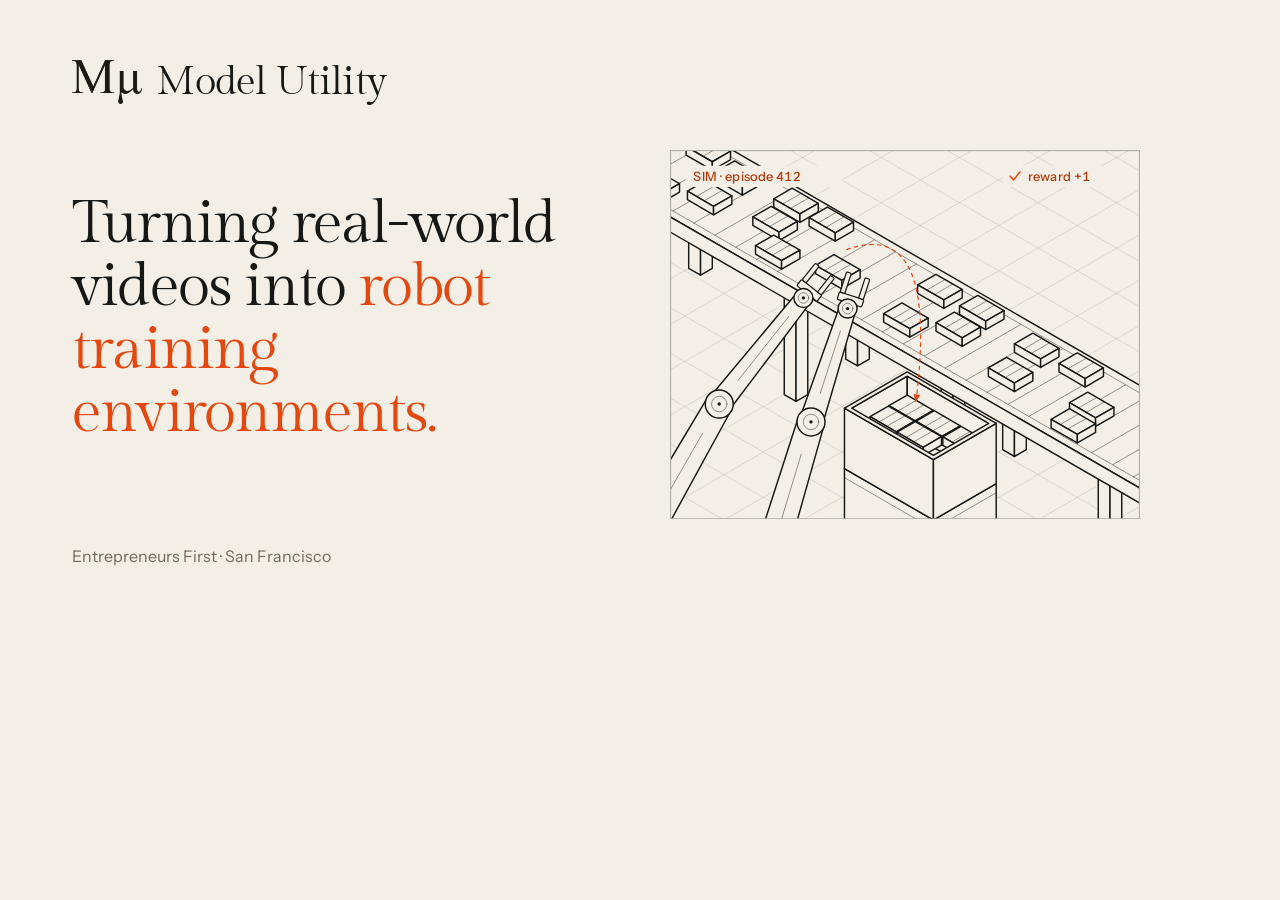
<file: tools/og-card.html>
<!doctype html>
<html lang="en"><head><meta charset="utf-8"><title>Model Utility: share card</title>
<link href="https://fonts.googleapis.com/css2?family=Gilda+Display&family=Instrument+Sans:wght@400..600&display=swap" rel="stylesheet">
<link rel="stylesheet" href="../styles.css">
<style>
html, body { width: 1200px; height: 630px; overflow: hidden; }
.card { position: relative; width: 1200px; height: 630px; padding: 60px 0 0 72px; }
.card .mark { gap: 14px; }
.card .logo { height: 44px; }
.card .mark span { font-size: 40px; }
.card h1 { font-size: 60px; line-height: 1.05; max-width: none; white-space: nowrap; margin-top: 80px; }
.card p { position: absolute; left: 72px; bottom: 60px; font-size: 16px; color: var(--ink-3); }
.card .fig { position: absolute; right: 60px; top: 150px; width: 470px; overflow: hidden; }
.card .fig text { font-size: 11.5px; }
</style></head>
<body><div class="card">
<div class="mark"><img class="logo" src="../media/mu-logo.png" alt=""><span>Model Utility</span></div>
<h1>Turning real-world<br>videos into <em>robot<br>training<br>environments.</em></h1>
<p>Entrepreneurs First · San Francisco</p>
<svg class="fig" viewBox="0 0 420 330" role="img" aria-label="The same packing line in simulation, seen from the robot. Two robot arms with grippers hold a pack above the conveyor; a dashed path leads to the crate, where a mark reads reward plus one."><defs><clipPath id="fc-clip"><rect x="1" y="1" width="418" height="328"/></clipPath></defs><g clip-path="url(#fc-clip)"><path d="M48.3 -236.4L1030.4 330.6M48.3 -236.4L-933.8 330.6M13.2 -216.1L995.3 350.9M83.4 -216.1L-898.7 350.9M-21.8 -195.9L960.2 371.1M118.4 -195.9L-863.6 371.1M-56.9 -175.6L925.2 391.4M153.5 -175.6L-828.6 391.4M-92 -155.4L890.1 411.6M188.6 -155.4L-793.5 411.6M-127.1 -135.1L855 431.9M223.7 -135.1L-758.4 431.9M-162.1 -114.9L819.9 452.1M258.7 -114.9L-723.3 452.1M-197.2 -94.6L784.9 472.4M293.8 -94.6L-688.3 472.4M-232.3 -74.4L749.8 492.6M328.9 -74.4L-653.2 492.6M-267.4 -54.1L714.7 512.9M364 -54.1L-618.1 512.9M-302.4 -33.9L679.6 533.1M399 -33.9L-583 533.1M-337.5 -13.6L644.6 553.4M434.1 -13.6L-548 553.4M-372.6 6.6L609.5 573.6M469.2 6.6L-512.9 573.6M-407.7 26.9L574.4 593.9M504.3 26.9L-477.8 593.9M-442.7 47.1L539.3 614.1M539.3 47.1L-442.7 614.1M-477.8 67.4L504.3 634.4M574.4 67.4L-407.7 634.4M-512.9 87.6L469.2 654.6M609.5 87.6L-372.6 654.6M-548 107.8L434.1 674.9M644.6 107.8L-337.5 674.9M-583 128.1L399 695.1M679.6 128.1L-302.4 695.1M-618.1 148.3L364 715.3M714.7 148.3L-267.4 715.3M-653.2 168.6L328.9 735.6M749.8 168.6L-232.3 735.6M-688.3 188.8L293.8 755.8M784.9 188.8L-197.2 755.8M-723.3 209.1L258.7 776.1M819.9 209.1L-162.1 776.1M-758.4 229.3L223.7 796.4M855 229.3L-127.1 796.4M-793.5 249.6L188.6 816.6M890.1 249.6L-92 816.6M-828.6 269.8L153.5 836.9M925.2 269.8L-56.9 836.9M-863.6 290.1L118.4 857.1M960.2 290.1L-21.8 857.1M-898.7 310.3L83.4 877.4M995.3 310.3L13.2 877.4M-933.8 330.6L48.3 897.6M1030.4 330.6L48.3 897.6" fill="none" stroke="#161816" stroke-width=".5" opacity=".2"/><path d="M-113 -75.8L-102.5 -69.7L-113 -63.6L-123.6 -69.7Z" fill="#f3efe7" stroke="#161816" stroke-width="1.3" stroke-linejoin="round"/><path d="M-123.6 -69.7L-113 -63.6L-113 30.9L-123.6 24.8Z" fill="#f3efe7" stroke="#161816" stroke-width="1.3" stroke-linejoin="round"/><path d="M-113 -63.6L-102.5 -69.7L-102.5 24.8L-113 30.9Z" fill="#f3efe7" stroke="#161816" stroke-width="1.3" stroke-linejoin="round"/><path d="M-168 -44L-157.5 -38L-168 -31.9L-178.5 -38Z" fill="#f3efe7" stroke="#161816" stroke-width="1.3" stroke-linejoin="round"/><path d="M-178.5 -38L-168 -31.9L-168 62.6L-178.5 56.6Z" fill="#f3efe7" stroke="#161816" stroke-width="1.3" stroke-linejoin="round"/><path d="M-168 -31.9L-157.5 -38L-157.5 56.6L-168 62.6Z" fill="#f3efe7" stroke="#161816" stroke-width="1.3" stroke-linejoin="round"/><path d="M27.3 5.2L37.8 11.3L27.3 17.4L16.7 11.3Z" fill="#f3efe7" stroke="#161816" stroke-width="1.3" stroke-linejoin="round"/><path d="M16.7 11.3L27.3 17.4L27.3 111.9L16.7 105.8Z" fill="#f3efe7" stroke="#161816" stroke-width="1.3" stroke-linejoin="round"/><path d="M27.3 17.4L37.8 11.3L37.8 105.8L27.3 111.9Z" fill="#f3efe7" stroke="#161816" stroke-width="1.3" stroke-linejoin="round"/><path d="M-27.7 37L-17.2 43.1L-27.7 49.1L-38.2 43.1Z" fill="#f3efe7" stroke="#161816" stroke-width="1.3" stroke-linejoin="round"/><path d="M-38.2 43.1L-27.7 49.1L-27.7 143.6L-38.2 137.6Z" fill="#f3efe7" stroke="#161816" stroke-width="1.3" stroke-linejoin="round"/><path d="M-27.7 49.1L-17.2 43.1L-17.2 137.6L-27.7 143.6Z" fill="#f3efe7" stroke="#161816" stroke-width="1.3" stroke-linejoin="round"/><path d="M167.6 86.2L178.1 92.3L167.6 98.4L157 92.3Z" fill="#f3efe7" stroke="#161816" stroke-width="1.3" stroke-linejoin="round"/><path d="M157 92.3L167.6 98.4L167.6 192.9L157 186.8Z" fill="#f3efe7" stroke="#161816" stroke-width="1.3" stroke-linejoin="round"/><path d="M167.6 98.4L178.1 92.3L178.1 186.8L167.6 192.9Z" fill="#f3efe7" stroke="#161816" stroke-width="1.3" stroke-linejoin="round"/><path d="M112.6 118L123.1 124L112.6 130.1L102.1 124Z" fill="#f3efe7" stroke="#161816" stroke-width="1.3" stroke-linejoin="round"/><path d="M102.1 124L112.6 130.1L112.6 224.6L102.1 218.6Z" fill="#f3efe7" stroke="#161816" stroke-width="1.3" stroke-linejoin="round"/><path d="M112.6 130.1L123.1 124L123.1 218.6L112.6 224.6Z" fill="#f3efe7" stroke="#161816" stroke-width="1.3" stroke-linejoin="round"/><path d="M307.8 167.3L318.4 173.3L307.8 179.4L297.3 173.3Z" fill="#f3efe7" stroke="#161816" stroke-width="1.3" stroke-linejoin="round"/><path d="M297.3 173.3L307.8 179.4L307.8 273.9L297.3 267.8Z" fill="#f3efe7" stroke="#161816" stroke-width="1.3" stroke-linejoin="round"/><path d="M307.8 179.4L318.4 173.3L318.4 267.8L307.8 273.9Z" fill="#f3efe7" stroke="#161816" stroke-width="1.3" stroke-linejoin="round"/><path d="M252.9 199L263.4 205L252.9 211.1L242.4 205Z" fill="#f3efe7" stroke="#161816" stroke-width="1.3" stroke-linejoin="round"/><path d="M242.4 205L252.9 211.1L252.9 305.6L242.4 299.5Z" fill="#f3efe7" stroke="#161816" stroke-width="1.3" stroke-linejoin="round"/><path d="M252.9 211.1L263.4 205L263.4 299.5L252.9 305.6Z" fill="#f3efe7" stroke="#161816" stroke-width="1.3" stroke-linejoin="round"/><path d="M448.1 248.3L458.7 254.3L448.1 260.4L437.6 254.3Z" fill="#f3efe7" stroke="#161816" stroke-width="1.3" stroke-linejoin="round"/><path d="M437.6 254.3L448.1 260.4L448.1 354.9L437.6 348.8Z" fill="#f3efe7" stroke="#161816" stroke-width="1.3" stroke-linejoin="round"/><path d="M448.1 260.4L458.7 254.3L458.7 348.8L448.1 354.9Z" fill="#f3efe7" stroke="#161816" stroke-width="1.3" stroke-linejoin="round"/><path d="M393.2 280L403.7 286L393.2 292.1L382.7 286Z" fill="#f3efe7" stroke="#161816" stroke-width="1.3" stroke-linejoin="round"/><path d="M382.7 286L393.2 292.1L393.2 386.6L382.7 380.5Z" fill="#f3efe7" stroke="#161816" stroke-width="1.3" stroke-linejoin="round"/><path d="M393.2 292.1L403.7 286L403.7 380.5L393.2 386.6Z" fill="#f3efe7" stroke="#161816" stroke-width="1.3" stroke-linejoin="round"/><path d="M-129.4 -106.8L572.1 298.2L492.6 344.1L-208.9 -60.9Z" fill="#f3efe7" stroke="#161816" stroke-width="1.3" stroke-linejoin="round"/><path d="M-208.9 -60.9L492.6 344.1L492.6 357.6L-208.9 -47.4Z" fill="#f3efe7" stroke="#161816" stroke-width="1.3" stroke-linejoin="round"/><path d="M492.6 344.1L572.1 298.2L572.1 311.7L492.6 357.6Z" fill="#f3efe7" stroke="#161816" stroke-width="1.3" stroke-linejoin="round"/><path d="M-135.3 -103.4L566.2 301.6M-203.1 -64.3L498.4 340.7M-135.3 -103.4L-203.1 -64.3M-116.5 -92.6L-184.4 -53.5M-97.8 -81.8L-165.7 -42.7M-79.1 -71L-146.9 -31.9M-60.4 -60.2L-128.2 -21.1M-41.7 -49.4L-109.5 -10.3M-23 -38.6L-90.8 0.5M-4.3 -27.8L-72.1 11.3M14.4 -17L-53.4 22.1M33.1 -6.2L-34.7 32.9M51.8 4.6L-16 43.7M70.5 15.4L2.7 54.5M89.2 26.2L21.4 65.3M107.9 37L40.1 76.1M126.6 47.8L58.8 86.9M145.3 58.6L77.5 97.7M164 69.4L96.2 108.5M182.8 80.2L114.9 119.3M201.5 91L133.6 130.1M220.2 101.8L152.4 140.9M238.9 112.6L171.1 151.7M257.6 123.4L189.8 162.5M276.3 134.2L208.5 173.3M295 145L227.2 184.1M313.7 155.8L245.9 194.9M332.4 166.6L264.6 205.7M351.1 177.4L283.3 216.5M369.8 188.2L302 227.3M388.5 199L320.7 238.1M407.2 209.8L339.4 248.9M425.9 220.6L358.1 259.7M444.6 231.4L376.8 270.5M463.3 242.2L395.5 281.3M482 253L414.2 292.1M500.8 263.8L432.9 302.9M519.5 274.6L451.7 313.7M538.2 285.4L470.4 324.5M556.9 296.2L489.1 335.3" fill="none" stroke="#161816" stroke-width=".8" stroke-linecap="round" stroke-linejoin="round" opacity=".5" /><path d="M-3.1 -30.7L20.2 -17.2L3.9 -7.7L-19.5 -21.2Z" fill="#f3efe7" stroke="#161816" stroke-width="1.3" stroke-linejoin="round"/><path d="M-19.5 -21.2L3.9 -7.7L3.9 -0.2L-19.5 -13.7Z" fill="#f3efe7" stroke="#161816" stroke-width="1.3" stroke-linejoin="round"/><path d="M3.9 -7.7L20.2 -17.2L20.2 -9.6L3.9 -0.2Z" fill="#f3efe7" stroke="#161816" stroke-width="1.3" stroke-linejoin="round"/><path d="M5.3 -25.8L11.8 -22L-4.5 -12.6L-11.1 -16.4Z" fill="none" stroke="#161816" stroke-width=".8" stroke-linecap="round" stroke-linejoin="round" opacity=".5"/><path d="M-24.2 -13.1L-0.8 0.4L-17.2 9.8L-40.6 -3.7Z" fill="#f3efe7" stroke="#161816" stroke-width="1.3" stroke-linejoin="round"/><path d="M-40.6 -3.7L-17.2 9.8L-17.2 17.4L-40.6 3.9Z" fill="#f3efe7" stroke="#161816" stroke-width="1.3" stroke-linejoin="round"/><path d="M-17.2 9.8L-0.8 0.4L-0.8 7.9L-17.2 17.4Z" fill="#f3efe7" stroke="#161816" stroke-width="1.3" stroke-linejoin="round"/><path d="M-15.8 -8.3L-9.2 -4.5L-25.6 5L-32.1 1.2Z" fill="none" stroke="#161816" stroke-width=".8" stroke-linecap="round" stroke-linejoin="round" opacity=".5"/><path d="M30.8 -12.4L54.1 1.1L37.8 10.5L14.4 -3Z" fill="#f3efe7" stroke="#161816" stroke-width="1.3" stroke-linejoin="round"/><path d="M14.4 -3L37.8 10.5L37.8 18.1L14.4 4.6Z" fill="#f3efe7" stroke="#161816" stroke-width="1.3" stroke-linejoin="round"/><path d="M37.8 10.5L54.1 1.1L54.1 8.6L37.8 18.1Z" fill="#f3efe7" stroke="#161816" stroke-width="1.3" stroke-linejoin="round"/><path d="M39.2 -7.6L45.7 -3.8L29.4 5.7L22.8 1.9Z" fill="none" stroke="#161816" stroke-width=".8" stroke-linecap="round" stroke-linejoin="round" opacity=".5"/><path d="M57.7 9.8L81 23.3L64.7 32.8L41.3 19.3Z" fill="#f3efe7" stroke="#161816" stroke-width="1.3" stroke-linejoin="round"/><path d="M41.3 19.3L64.7 32.8L64.7 40.3L41.3 26.8Z" fill="#f3efe7" stroke="#161816" stroke-width="1.3" stroke-linejoin="round"/><path d="M64.7 32.8L81 23.3L81 30.9L64.7 40.3Z" fill="#f3efe7" stroke="#161816" stroke-width="1.3" stroke-linejoin="round"/><path d="M66.1 14.7L72.6 18.5L56.3 27.9L49.7 24.1Z" fill="none" stroke="#161816" stroke-width=".8" stroke-linecap="round" stroke-linejoin="round" opacity=".5"/><path d="M-14.8 16.6L8.5 30.1L-7.8 39.5L-31.2 26Z" fill="#f3efe7" stroke="#161816" stroke-width="1.3" stroke-linejoin="round"/><path d="M-31.2 26L-7.8 39.5L-7.8 47.1L-31.2 33.6Z" fill="#f3efe7" stroke="#161816" stroke-width="1.3" stroke-linejoin="round"/><path d="M-7.8 39.5L8.5 30.1L8.5 37.6L-7.8 47.1Z" fill="#f3efe7" stroke="#161816" stroke-width="1.3" stroke-linejoin="round"/><path d="M-6.4 21.4L0.1 25.2L-16.2 34.7L-22.8 30.9Z" fill="none" stroke="#161816" stroke-width=".8" stroke-linecap="round" stroke-linejoin="round" opacity=".5"/><path d="M31.9 27.4L55.3 40.9L38.9 50.3L15.6 36.8Z" fill="#f3efe7" stroke="#161816" stroke-width="1.3" stroke-linejoin="round"/><path d="M15.6 36.8L38.9 50.3L38.9 57.9L15.6 44.4Z" fill="#f3efe7" stroke="#161816" stroke-width="1.3" stroke-linejoin="round"/><path d="M38.9 50.3L55.3 40.9L55.3 48.4L38.9 57.9Z" fill="#f3efe7" stroke="#161816" stroke-width="1.3" stroke-linejoin="round"/><path d="M40.3 32.2L46.9 36L30.5 45.5L24 41.7Z" fill="none" stroke="#161816" stroke-width=".8" stroke-linecap="round" stroke-linejoin="round" opacity=".5"/><path d="M109.1 34.1L132.5 47.6L116.1 57.1L92.7 43.6Z" fill="#f3efe7" stroke="#161816" stroke-width="1.3" stroke-linejoin="round"/><path d="M92.7 43.6L116.1 57.1L116.1 64.6L92.7 51.1Z" fill="#f3efe7" stroke="#161816" stroke-width="1.3" stroke-linejoin="round"/><path d="M116.1 57.1L132.5 47.6L132.5 55.2L116.1 64.6Z" fill="#f3efe7" stroke="#161816" stroke-width="1.3" stroke-linejoin="round"/><path d="M117.5 39L124.1 42.8L107.7 52.2L101.1 48.4Z" fill="none" stroke="#161816" stroke-width=".8" stroke-linecap="round" stroke-linejoin="round" opacity=".5"/><path d="M90.4 50.3L113.8 63.8L97.4 73.3L74 59.8Z" fill="#f3efe7" stroke="#161816" stroke-width="1.3" stroke-linejoin="round"/><path d="M74 59.8L97.4 73.3L97.4 80.9L74 67.4Z" fill="#f3efe7" stroke="#161816" stroke-width="1.3" stroke-linejoin="round"/><path d="M97.4 73.3L113.8 63.8L113.8 71.4L97.4 80.9Z" fill="#f3efe7" stroke="#161816" stroke-width="1.3" stroke-linejoin="round"/><path d="M98.8 55.2L105.4 59L89 68.4L82.4 64.6Z" fill="none" stroke="#161816" stroke-width=".8" stroke-linecap="round" stroke-linejoin="round" opacity=".5"/><path d="M140.7 51L164 64.5L147.7 74L124.3 60.5Z" fill="#f3efe7" stroke="#161816" stroke-width="1.3" stroke-linejoin="round"/><path d="M124.3 60.5L147.7 74L147.7 81.5L124.3 68Z" fill="#f3efe7" stroke="#161816" stroke-width="1.3" stroke-linejoin="round"/><path d="M147.7 74L164 64.5L164 72.1L147.7 81.5Z" fill="#f3efe7" stroke="#161816" stroke-width="1.3" stroke-linejoin="round"/><path d="M149.1 55.9L155.6 59.7L139.3 69.1L132.7 65.3Z" fill="none" stroke="#161816" stroke-width=".8" stroke-linecap="round" stroke-linejoin="round" opacity=".5"/><path d="M92.7 76L116.1 89.5L99.7 98.9L76.4 85.4Z" fill="#f3efe7" stroke="#161816" stroke-width="1.3" stroke-linejoin="round"/><path d="M76.4 85.4L99.7 98.9L99.7 106.5L76.4 93Z" fill="#f3efe7" stroke="#161816" stroke-width="1.3" stroke-linejoin="round"/><path d="M99.7 98.9L116.1 89.5L116.1 97L99.7 106.5Z" fill="#f3efe7" stroke="#161816" stroke-width="1.3" stroke-linejoin="round"/><path d="M101.1 80.8L107.7 84.6L91.3 94.1L84.8 90.3Z" fill="none" stroke="#161816" stroke-width=".8" stroke-linecap="round" stroke-linejoin="round" opacity=".5"/><path d="M237.7 111.1L261.1 124.6L244.7 134L221.3 120.5Z" fill="#f3efe7" stroke="#161816" stroke-width="1.3" stroke-linejoin="round"/><path d="M221.3 120.5L244.7 134L244.7 141.6L221.3 128.1Z" fill="#f3efe7" stroke="#161816" stroke-width="1.3" stroke-linejoin="round"/><path d="M244.7 134L261.1 124.6L261.1 132.2L244.7 141.6Z" fill="#f3efe7" stroke="#161816" stroke-width="1.3" stroke-linejoin="round"/><path d="M246.1 115.9L252.7 119.7L236.3 129.2L229.7 125.4Z" fill="none" stroke="#161816" stroke-width=".8" stroke-linecap="round" stroke-linejoin="round" opacity=".5"/><path d="M275.1 130L298.5 143.5L282.1 152.9L258.7 139.4Z" fill="#f3efe7" stroke="#161816" stroke-width="1.3" stroke-linejoin="round"/><path d="M258.7 139.4L282.1 152.9L282.1 160.5L258.7 147Z" fill="#f3efe7" stroke="#161816" stroke-width="1.3" stroke-linejoin="round"/><path d="M282.1 152.9L298.5 143.5L298.5 151.1L282.1 160.5Z" fill="#f3efe7" stroke="#161816" stroke-width="1.3" stroke-linejoin="round"/><path d="M283.5 134.9L290.1 138.6L273.7 148.1L267.2 144.3Z" fill="none" stroke="#161816" stroke-width=".8" stroke-linecap="round" stroke-linejoin="round" opacity=".5"/><path d="M207.3 136.7L230.7 150.2L214.3 159.7L190.9 146.2Z" fill="#f3efe7" stroke="#161816" stroke-width="1.3" stroke-linejoin="round"/><path d="M190.9 146.2L214.3 159.7L214.3 167.3L190.9 153.8Z" fill="#f3efe7" stroke="#161816" stroke-width="1.3" stroke-linejoin="round"/><path d="M214.3 159.7L230.7 150.2L230.7 157.8L214.3 167.3Z" fill="#f3efe7" stroke="#161816" stroke-width="1.3" stroke-linejoin="round"/><path d="M215.7 141.6L222.3 145.4L205.9 154.8L199.4 151.1Z" fill="none" stroke="#161816" stroke-width=".8" stroke-linecap="round" stroke-linejoin="round" opacity=".5"/><path d="M254.1 144.8L277.5 158.3L261.1 167.8L237.7 154.3Z" fill="#f3efe7" stroke="#161816" stroke-width="1.3" stroke-linejoin="round"/><path d="M237.7 154.3L261.1 167.8L261.1 175.4L237.7 161.9Z" fill="#f3efe7" stroke="#161816" stroke-width="1.3" stroke-linejoin="round"/><path d="M261.1 167.8L277.5 158.3L277.5 165.9L261.1 175.4Z" fill="#f3efe7" stroke="#161816" stroke-width="1.3" stroke-linejoin="round"/><path d="M262.5 149.7L269 153.5L252.7 162.9L246.1 159.2Z" fill="none" stroke="#161816" stroke-width=".8" stroke-linecap="round" stroke-linejoin="round" opacity=".5"/><path d="M324.2 163.7L347.6 177.2L331.2 186.7L307.8 173.2Z" fill="#f3efe7" stroke="#161816" stroke-width="1.3" stroke-linejoin="round"/><path d="M307.8 173.2L331.2 186.7L331.2 194.3L307.8 180.8Z" fill="#f3efe7" stroke="#161816" stroke-width="1.3" stroke-linejoin="round"/><path d="M331.2 186.7L347.6 177.2L347.6 184.8L331.2 194.3Z" fill="#f3efe7" stroke="#161816" stroke-width="1.3" stroke-linejoin="round"/><path d="M332.6 168.6L339.2 172.4L322.8 181.8L316.3 178.1Z" fill="none" stroke="#161816" stroke-width=".8" stroke-linecap="round" stroke-linejoin="round" opacity=".5"/><path d="M364 181.3L387.3 194.8L371 204.2L347.6 190.7Z" fill="#f3efe7" stroke="#161816" stroke-width="1.3" stroke-linejoin="round"/><path d="M347.6 190.7L371 204.2L371 211.8L347.6 198.3Z" fill="#f3efe7" stroke="#161816" stroke-width="1.3" stroke-linejoin="round"/><path d="M371 204.2L387.3 194.8L387.3 202.4L371 211.8Z" fill="#f3efe7" stroke="#161816" stroke-width="1.3" stroke-linejoin="round"/><path d="M372.4 186.2L378.9 189.9L362.6 199.4L356 195.6Z" fill="none" stroke="#161816" stroke-width=".8" stroke-linecap="round" stroke-linejoin="round" opacity=".5"/><path d="M300.8 185.3L324.2 198.8L307.8 208.3L284.5 194.8Z" fill="#f3efe7" stroke="#161816" stroke-width="1.3" stroke-linejoin="round"/><path d="M284.5 194.8L307.8 208.3L307.8 215.9L284.5 202.4Z" fill="#f3efe7" stroke="#161816" stroke-width="1.3" stroke-linejoin="round"/><path d="M307.8 208.3L324.2 198.8L324.2 206.4L307.8 215.9Z" fill="#f3efe7" stroke="#161816" stroke-width="1.3" stroke-linejoin="round"/><path d="M309.3 190.2L315.8 194L299.4 203.4L292.9 199.7Z" fill="none" stroke="#161816" stroke-width=".8" stroke-linecap="round" stroke-linejoin="round" opacity=".5"/><path d="M373.3 216.4L396.7 229.9L380.3 239.3L357 225.8Z" fill="#f3efe7" stroke="#161816" stroke-width="1.3" stroke-linejoin="round"/><path d="M357 225.8L380.3 239.3L380.3 246.9L357 233.4Z" fill="#f3efe7" stroke="#161816" stroke-width="1.3" stroke-linejoin="round"/><path d="M380.3 239.3L396.7 229.9L396.7 237.5L380.3 246.9Z" fill="#f3efe7" stroke="#161816" stroke-width="1.3" stroke-linejoin="round"/><path d="M381.7 221.3L388.3 225L371.9 234.5L365.4 230.7Z" fill="none" stroke="#161816" stroke-width=".8" stroke-linecap="round" stroke-linejoin="round" opacity=".5"/><path d="M357 231.2L380.3 244.7L364 254.2L340.6 240.7Z" fill="#f3efe7" stroke="#161816" stroke-width="1.3" stroke-linejoin="round"/><path d="M340.6 240.7L364 254.2L364 261.8L340.6 248.3Z" fill="#f3efe7" stroke="#161816" stroke-width="1.3" stroke-linejoin="round"/><path d="M364 254.2L380.3 244.7L380.3 252.3L364 261.8Z" fill="#f3efe7" stroke="#161816" stroke-width="1.3" stroke-linejoin="round"/><path d="M365.4 236.1L371.9 239.9L355.5 249.3L349 245.6Z" fill="none" stroke="#161816" stroke-width=".8" stroke-linecap="round" stroke-linejoin="round" opacity=".5"/><path d="M146.5 93.5L169.9 107L153.5 116.5L130.1 103Z" fill="#f3efe7" stroke="#161816" stroke-width="1.3" stroke-linejoin="round"/><path d="M130.1 103L153.5 116.5L153.5 124.1L130.1 110.5Z" fill="#f3efe7" stroke="#161816" stroke-width="1.3" stroke-linejoin="round"/><path d="M153.5 116.5L169.9 107L169.9 114.6L153.5 124.1Z" fill="#f3efe7" stroke="#161816" stroke-width="1.3" stroke-linejoin="round"/><path d="M154.9 98.4L161.5 102.2L145.1 111.6L138.6 107.8Z" fill="none" stroke="#161816" stroke-width=".8" stroke-linecap="round" stroke-linejoin="round" opacity=".5"/><path d="M212 252.3L291.5 298.2L235.4 330.6L155.9 284.7Z" fill="#f3efe7" stroke="#161816" stroke-width="1.3" stroke-linejoin="round"/><path d="M155.9 284.7L235.4 330.6L235.4 384.6L155.9 338.7Z" fill="#f3efe7" stroke="#161816" stroke-width="1.3" stroke-linejoin="round"/><path d="M235.4 330.6L291.5 298.2L291.5 352.2L235.4 384.6Z" fill="#f3efe7" stroke="#161816" stroke-width="1.3" stroke-linejoin="round"/><path d="M155.9 292.8L235.4 338.7L291.5 306.3" fill="none" stroke="#161816" stroke-width=".8" stroke-linecap="round" stroke-linejoin="round" opacity=".5" /><path d="M212 202.1L162.4 230.7L162.4 280.9L212 252.3Z" fill="#f3efe7" stroke="#161816" stroke-width="1.3" stroke-linejoin="round"/><path d="M212 202.1L284.9 244.2L284.9 294.4L212 252.3Z" fill="#f3efe7" stroke="#161816" stroke-width="1.3" stroke-linejoin="round"/><path d="M212 252.3L284.9 294.4L235.4 323L162.4 280.9Z" fill="#f3efe7" stroke="#161816" stroke-width="1.3" stroke-linejoin="round"/><path d="M212 219.1L235.4 232.6L219 242L195.6 228.5Z" fill="#f3efe7" stroke="#161816" stroke-width="1.3" stroke-linejoin="round"/><path d="M195.6 228.5L219 242L219 249.6L195.6 236.1Z" fill="#f3efe7" stroke="#161816" stroke-width="1.3" stroke-linejoin="round"/><path d="M219 242L235.4 232.6L235.4 240.2L219 249.6Z" fill="#f3efe7" stroke="#161816" stroke-width="1.3" stroke-linejoin="round"/><path d="M220.4 223.9L226.9 227.7L210.6 237.2L204 233.4Z" fill="none" stroke="#161816" stroke-width=".8" stroke-linecap="round" stroke-linejoin="round" opacity=".5"/><path d="M236.1 233L259.4 246.5L243.1 255.9L219.7 242.4Z" fill="#f3efe7" stroke="#161816" stroke-width="1.3" stroke-linejoin="round"/><path d="M219.7 242.4L243.1 255.9L243.1 263.5L219.7 250Z" fill="#f3efe7" stroke="#161816" stroke-width="1.3" stroke-linejoin="round"/><path d="M243.1 255.9L259.4 246.5L259.4 254.1L243.1 263.5Z" fill="#f3efe7" stroke="#161816" stroke-width="1.3" stroke-linejoin="round"/><path d="M244.5 237.9L251 241.6L234.7 251.1L228.1 247.3Z" fill="none" stroke="#161816" stroke-width=".8" stroke-linecap="round" stroke-linejoin="round" opacity=".5"/><path d="M260.1 246.9L283.5 260.4L267.2 269.9L243.8 256.4Z" fill="#f3efe7" stroke="#161816" stroke-width="1.3" stroke-linejoin="round"/><path d="M243.8 256.4L267.2 269.9L267.2 277.4L243.8 263.9Z" fill="#f3efe7" stroke="#161816" stroke-width="1.3" stroke-linejoin="round"/><path d="M267.2 269.9L283.5 260.4L283.5 268L267.2 277.4Z" fill="#f3efe7" stroke="#161816" stroke-width="1.3" stroke-linejoin="round"/><path d="M268.6 251.8L275.1 255.5L258.7 265L252.2 261.2Z" fill="none" stroke="#161816" stroke-width=".8" stroke-linecap="round" stroke-linejoin="round" opacity=".5"/><path d="M195.1 228.8L218.5 242.3L202.2 251.8L178.8 238.3Z" fill="#f3efe7" stroke="#161816" stroke-width="1.3" stroke-linejoin="round"/><path d="M178.8 238.3L202.2 251.8L202.2 259.3L178.8 245.8Z" fill="#f3efe7" stroke="#161816" stroke-width="1.3" stroke-linejoin="round"/><path d="M202.2 251.8L218.5 242.3L218.5 249.9L202.2 259.3Z" fill="#f3efe7" stroke="#161816" stroke-width="1.3" stroke-linejoin="round"/><path d="M203.6 233.7L210.1 237.5L193.7 246.9L187.2 243.1Z" fill="none" stroke="#161816" stroke-width=".8" stroke-linecap="round" stroke-linejoin="round" opacity=".5"/><path d="M219.2 242.7L242.6 256.2L226.2 265.7L202.9 252.2Z" fill="#f3efe7" stroke="#161816" stroke-width="1.3" stroke-linejoin="round"/><path d="M202.9 252.2L226.2 265.7L226.2 273.2L202.9 259.7Z" fill="#f3efe7" stroke="#161816" stroke-width="1.3" stroke-linejoin="round"/><path d="M226.2 265.7L242.6 256.2L242.6 263.8L226.2 273.2Z" fill="#f3efe7" stroke="#161816" stroke-width="1.3" stroke-linejoin="round"/><path d="M227.6 247.6L234.2 251.4L217.8 260.8L211.3 257Z" fill="none" stroke="#161816" stroke-width=".8" stroke-linecap="round" stroke-linejoin="round" opacity=".5"/><path d="M155.9 230.7L235.4 276.6L235.4 330.6L155.9 284.7Z" fill="#f3efe7" stroke="#161816" stroke-width="1.3" stroke-linejoin="round"/><path d="M235.4 276.6L291.5 244.2L291.5 298.2L235.4 330.6Z" fill="#f3efe7" stroke="#161816" stroke-width="1.3" stroke-linejoin="round"/><path d="M212 198.3L291.5 244.2L235.4 276.6L155.9 230.7ZM212 202.1L162.4 230.7L235.4 272.8L284.9 244.2Z" fill-rule="evenodd" fill="#f3efe7" stroke="#161816" stroke-width="1.3" stroke-linejoin="round"/><path d="M158 89Q240.8 59 219.7 225.5" fill="none" stroke="#e5480e" stroke-width="1.1" stroke-dasharray="3 4" stroke-linecap="round"/><path d="M219.7 225.5L217.6 218.1L223.5 218.9Z" fill="#e5480e"/><path d="M-23 374.5L54.4 233L33.6 221.1L-49 359.6Z" fill="#f3efe7" stroke="#161816" stroke-width="1.3" stroke-linejoin="round"/><path d="M-18.1 335.8L29.1 253.1" fill="none" stroke="#161816" stroke-width=".8" stroke-linecap="round" stroke-linejoin="round" opacity=".5"/><path d="M52.2 233.5L125.1 136.8L113.4 127.5L35.8 220.5Z" fill="#f3efe7" stroke="#161816" stroke-width="1.3" stroke-linejoin="round"/><path d="M60.8 205.9L106.2 148.6" fill="none" stroke="#161816" stroke-width=".8" stroke-linecap="round" stroke-linejoin="round" opacity=".5"/><g transform="translate(119.2 132.2) rotate(-51.6)"><rect x="5" y="-11.5" width="7" height="23" rx="1.2" fill="#f3efe7" stroke="#161816" stroke-width="1.1" stroke-linejoin="round"/><rect x="12" y="-10.9" width="19" height="4.4" rx="1" fill="#f3efe7" stroke="#161816" stroke-width="1.1" stroke-linejoin="round"/><rect x="12" y="6.5" width="19" height="4.4" rx="1" fill="#f3efe7" stroke="#161816" stroke-width="1.1" stroke-linejoin="round"/></g><circle cx="44" cy="227" r="12.5" fill="#f3efe7" stroke="#161816" stroke-width="1.3" stroke-linejoin="round"/><circle cx="44" cy="227" r="6.9" fill="none" stroke="#161816" stroke-width=".8" stroke-linecap="round" stroke-linejoin="round" opacity=".5"/><circle cx="44" cy="227" r="1.5" fill="#161816"/><circle cx="119.2" cy="132.2" r="8.5" fill="#f3efe7" stroke="#161816" stroke-width="1.3" stroke-linejoin="round"/><circle cx="119.2" cy="132.2" r="4.7" fill="none" stroke="#161816" stroke-width=".8" stroke-linecap="round" stroke-linejoin="round" opacity=".5"/><circle cx="119.2" cy="132.2" r="1.5" fill="#161816"/><path d="M94.4 399.4L137.5 246.5L114.5 239.5L65.7 390.7Z" fill="#f3efe7" stroke="#161816" stroke-width="1.3" stroke-linejoin="round"/><path d="M90.4 360.6L117.3 271.7" fill="none" stroke="#161816" stroke-width=".8" stroke-linecap="round" stroke-linejoin="round" opacity=".5"/><path d="M136 246.2L165.9 144L151.6 139.4L116 239.8Z" fill="#f3efe7" stroke="#161816" stroke-width="1.3" stroke-linejoin="round"/><path d="M134.3 217.3L152.3 161.7" fill="none" stroke="#161816" stroke-width=".8" stroke-linecap="round" stroke-linejoin="round" opacity=".5"/><g transform="translate(158.7 141.7) rotate(-72.1)"><rect x="5" y="-11.5" width="7" height="23" rx="1.2" fill="#f3efe7" stroke="#161816" stroke-width="1.1" stroke-linejoin="round"/><rect x="12" y="-10.9" width="19" height="4.4" rx="1" fill="#f3efe7" stroke="#161816" stroke-width="1.1" stroke-linejoin="round"/><rect x="12" y="6.5" width="19" height="4.4" rx="1" fill="#f3efe7" stroke="#161816" stroke-width="1.1" stroke-linejoin="round"/></g><circle cx="126" cy="243" r="12.5" fill="#f3efe7" stroke="#161816" stroke-width="1.3" stroke-linejoin="round"/><circle cx="126" cy="243" r="6.9" fill="none" stroke="#161816" stroke-width=".8" stroke-linecap="round" stroke-linejoin="round" opacity=".5"/><circle cx="126" cy="243" r="1.5" fill="#161816"/><circle cx="158.7" cy="141.7" r="8.5" fill="#f3efe7" stroke="#161816" stroke-width="1.3" stroke-linejoin="round"/><circle cx="158.7" cy="141.7" r="4.7" fill="none" stroke="#161816" stroke-width=".8" stroke-linecap="round" stroke-linejoin="round" opacity=".5"/><circle cx="158.7" cy="141.7" r="1.5" fill="#161816"/></g><rect x=".5" y=".5" width="419" height="329" fill="none" stroke="#161816" stroke-opacity=".3"/><rect x="14" y="14" width="140" height="19" rx="2" fill="#f3efe7"/><text x="21" y="27.5" text-anchor="start">SIM · episode 412</text><rect x="298" y="14" width="108" height="19" rx="2" fill="#f3efe7"/><path d="M304 23.5l3 3.2 5.7 -7" fill="none" stroke="#e5480e" stroke-width="1.4" stroke-linecap="round" stroke-linejoin="round"/><text x="320" y="27.5" text-anchor="start">reward +1</text></svg>
</div></body></html>
</file>
<file: styles.css>
/* Model Utility
   Gilda Display for headings, Instrument Sans for text, paper and ink,
   and one orange for what matters. Nothing bold. */

:root {
  --paper: #f3efe7;
  --paper-2: #ebe5d8;
  --ink: #161816;
  --ink-2: #4a4740;
  --ink-3: #6f6a5d;
  --rule: #d9d0c0;
  --rule-2: #b9ae9a;
  --accent: #e5480e;
  --accent-2: #b23a0c;          /* for small text, where the first orange is too light to read */
  --ef: #7c3aed;                /* Entrepreneurs First, wherever it is named */

  --pad: clamp(20px, 4.6vw, 72px);
  --max: 1240px;
  --serif: "Gilda Display", Georgia, "Times New Roman", serif;   /* one weight, no italic */
  --sans: "Instrument Sans", "Helvetica Neue", Helvetica, Arial, sans-serif;
  --ease: cubic-bezier(.2, .7, .2, 1);
}

*, *::before, *::after { box-sizing: border-box; }
html { scroll-behavior: smooth; scroll-padding-top: 76px; -webkit-text-size-adjust: 100%; }
body {
  margin: 0; background: var(--paper); color: var(--ink);
  font-family: var(--sans); font-size: 17px; font-weight: 400; line-height: 1.6;
  -webkit-font-smoothing: antialiased; text-rendering: optimizeLegibility;
}
::selection { background: var(--accent); color: #fff; }
a { color: inherit; text-underline-offset: .22em; text-decoration-thickness: 1px; }
p { margin: 0; text-wrap: pretty; }
h1, h2, h3 { margin: 0; font-family: var(--serif); font-weight: 400; letter-spacing: -.02em; text-wrap: balance; }
em { font-style: normal; color: var(--accent); }        /* the words that carry the point */
b, strong { font-weight: 500; }
ol, ul, figure { margin: 0; padding: 0; list-style: none; }
svg, img, video { display: block; }
:focus-visible { outline: 2px solid var(--accent); outline-offset: 3px; border-radius: 2px; }
.skip { position: fixed; left: var(--pad); top: -80px; z-index: 50; background: var(--ink); color: var(--paper); padding: 10px 16px; border-radius: 999px; font-size: 14px; }
.skip:focus { top: 12px; }
.sr { position: absolute; width: 1px; height: 1px; overflow: hidden; clip-path: inset(50%); white-space: nowrap; }
.wrap { max-width: var(--max); margin: 0 auto; padding: 0 var(--pad); }
.nb { white-space: nowrap; }

/* ─────────── top bar ─────────── */
.bar {
  position: sticky; top: 0; z-index: 20;
  display: grid; grid-template-columns: 1fr auto 1fr; align-items: center; gap: 24px;
  height: 64px; padding: 0 var(--pad);
  background: color-mix(in srgb, var(--paper) 90%, transparent);
  backdrop-filter: blur(12px); -webkit-backdrop-filter: blur(12px);
  border-bottom: 1px solid var(--rule);
}
.mark { display: inline-flex; align-items: center; gap: 10px; text-decoration: none; justify-self: start; }
.logo { height: 24px; width: auto; max-width: none; }
.mark span { font-family: var(--serif); font-size: 23px; line-height: 1; letter-spacing: -.02em; white-space: nowrap; }
.outline { display: flex; gap: clamp(18px, 2.6vw, 36px); }
.outline a { font-size: 14px; color: var(--ink-3); text-decoration: none; white-space: nowrap; transition: color .2s; }
.outline a:hover, .outline a.on { color: var(--ink); }
.bar .btn { justify-self: end; }

/* ─────────── buttons ─────────── */
.btn {
  display: inline-flex; align-items: center; justify-content: center; cursor: pointer;
  font-family: var(--sans); font-size: 15px; font-weight: 500; line-height: 1; text-decoration: none; white-space: nowrap;
  padding: 14px 22px; border-radius: 999px; border: 1px solid var(--ink); background: var(--ink); color: var(--paper);
  transition: background .2s, border-color .2s, color .2s;
}
.btn:hover { background: var(--accent); border-color: var(--accent); color: #fff; }
.btn--small { padding: 10px 16px; font-size: 14px; }
.btn--accent { background: var(--accent); border-color: var(--accent); color: #fff; }
.btn--accent:hover { background: var(--paper); border-color: var(--paper); color: var(--ink); }
.link { font-size: 15px; font-weight: 500; text-decoration: none; display: inline-flex; gap: .45em; align-items: center; padding: 14px 4px; }
.link span { color: var(--accent); transition: transform .25s var(--ease); }
.link:hover span { transform: translateY(3px); }
.cta { display: flex; flex-wrap: wrap; align-items: center; gap: 8px 22px; }

/* ─────────── hero ─────────── */
.hero { padding: clamp(48px, 7vw, 108px) 0 clamp(72px, 8.4vw, 124px); }
/* the name, where the page begins */
.brand { display: flex; align-items: center; gap: .3em; margin-bottom: clamp(40px, 5vw, 76px); font-family: var(--serif); font-size: clamp(34px, 3.6vw, 52px); line-height: 1; letter-spacing: -.02em; }
.brand img { height: .8em; width: auto; }
h1 { font-size: clamp(42px, 6.2vw, 90px); line-height: 1.03; letter-spacing: -.03em; max-width: 12.5em; }
.lede { margin-top: clamp(26px, 3vw, 42px); max-width: 36em; font-size: clamp(18px, 1.6vw, 22px); line-height: 1.5; color: var(--ink-2); }
.hero .cta { margin-top: clamp(30px, 3.4vw, 46px); }
.byline { margin-left: auto; font-size: 14px; color: var(--ink-3); }
.ef { font-weight: 500; color: var(--ef); }

/* the film */
.film { margin-top: clamp(44px, 5.4vw, 80px); scroll-margin-top: 84px; }
.film-frame { position: relative; aspect-ratio: 16 / 9; background: var(--paper-2); border: 1px solid var(--rule-2); overflow: hidden; }
.film video { width: 100%; height: 100%; object-fit: cover; background: var(--paper); }
.film-play {
  position: absolute; inset: 0; margin: auto; width: clamp(56px, 6vw, 84px); aspect-ratio: 1; padding: 0; border: 0; border-radius: 50%;
  background: var(--accent); color: #fff; cursor: pointer; display: grid; place-items: center; transition: transform .25s var(--ease), background .2s;
}
.film-play[hidden] { display: none; }
.film-play:hover { transform: scale(1.05); background: var(--ink); }
.film-play svg { width: 34%; height: 34%; margin-left: 5%; fill: currentColor; }
.film figcaption { margin-top: 12px; font-size: 13.5px; color: var(--ink-3); }
figcaption b { font-weight: 500; color: var(--ink); }

/* ─────────── sections ─────────── */
.band { padding: clamp(84px, 10.4vw, 156px) 0; border-top: 1px solid var(--rule); }
h2 { font-size: clamp(34px, 4.4vw, 60px); line-height: 1.07; letter-spacing: -.025em; max-width: 16em; }
.sub { margin-top: clamp(18px, 2vw, 26px); max-width: 36em; font-size: clamp(17px, 1.35vw, 19px); color: var(--ink-2); }
/* the line to remember */
.take { margin-top: clamp(48px, 5.4vw, 80px); max-width: 25em; font-family: var(--serif); font-size: clamp(22px, 2.2vw, 30px); line-height: 1.3; letter-spacing: -.015em; }
.note { margin-top: 18px; max-width: 44em; font-size: 15.5px; line-height: 1.6; color: var(--ink-3); }
.note b { color: var(--ink); }
.notes { display: grid; grid-template-columns: repeat(2, minmax(0, 1fr)); gap: 12px clamp(28px, 5vw, 72px); margin-top: 26px; max-width: 1040px; }
.notes .note { margin-top: 0; }

/* from the vision to who it is for, everything on the centre line */
.band--c { text-align: center; }
.band--c h2, .band--c .sub, .band--c .take, .band--c .note, .band--c .notes, .band--c .vs, .band--c .pipe, .band--c .duo { margin-inline: auto; }
.band--c .trio h3, .band--c .who p { margin-inline: auto; }

/* backed by */
.trust { padding: clamp(68px, 8vw, 112px) 0; border-top: 1px solid var(--rule); text-align: center; }
.trust h2 { display: flex; flex-wrap: wrap; align-items: baseline; justify-content: center; gap: .3em .45em; max-width: none; font-size: clamp(28px, 3.2vw, 44px); }
.trust h2 a { display: block; max-width: 100%; }
.ef-logo { height: .6em; width: auto; max-width: 100%; }
.backers {
  display: grid; grid-template-columns: repeat(4, minmax(0, 1fr)); gap: clamp(32px, 3.6vw, 48px) clamp(20px, 3vw, 44px);
  margin-top: clamp(36px, 4vw, 56px); padding-top: clamp(36px, 4vw, 56px); border-top: 1px solid var(--rule);
}
.backers b { display: block; font-family: var(--serif); font-weight: 400; font-size: clamp(21px, 1.9vw, 27px); line-height: 1.15; letter-spacing: -.015em; }
.backers span { display: block; margin-top: 6px; font-size: 14.5px; color: var(--accent); }

/* agents and robots, side by side */
.vs { width: 100%; max-width: 920px; table-layout: fixed; border-collapse: collapse; margin-top: clamp(48px, 5.4vw, 76px); }
.vs th, .vs td { padding: 18px 12px; border-top: 1px solid var(--rule); font-weight: 400; vertical-align: baseline; }
.vs thead th, .vs thead td { border-top: 0; padding-bottom: 14px; font-size: 14px; color: var(--ink-3); }
.vs thead th:last-child { color: var(--ink); }
.vs tbody tr:last-child > * { border-bottom: 1px solid var(--rule); }
.vs thead td { width: 26%; }
.vs tbody th { font-size: 15px; color: var(--ink-3); }
.vs tbody td { font-family: var(--serif); font-size: clamp(19px, 1.75vw, 24px); letter-spacing: -.01em; color: var(--ink-3); }
.vs tbody td:last-child { color: var(--ink); }
.vs tbody tr:last-child td:last-child { color: var(--accent); }
.band--c .vs th, .band--c .vs td { text-align: center; }

/* three costly ways */
.trio { display: grid; grid-template-columns: repeat(3, minmax(0, 1fr)); gap: clamp(24px, 3.4vw, 52px); margin-top: clamp(52px, 5.6vw, 84px); }
.trio li { border-top: 1px solid var(--rule-2); padding-top: 22px; }
.num { display: block; font-size: 13px; color: var(--ink-3); font-variant-numeric: tabular-nums; }
.trio h3 { margin-top: 10px; max-width: 12em; font-size: clamp(22px, 2vw, 28px); line-height: 1.2; }

/* from video to environment: five steps, two of them inside the harness */
.pipe { --pg: clamp(14px, 2vw, 28px); display: grid; grid-template-columns: repeat(5, minmax(0, 1fr)); gap: var(--pg); max-width: 1080px; margin-top: clamp(88px, 8.6vw, 124px); }
.pipe li { position: relative; padding-top: 22px; border-top: 1px solid var(--rule-2); }
.pipe li.in-loop { border-top: 2px solid var(--accent); padding-top: 21px; }
.pipe li.in-loop + li.in-loop::after { content: ""; position: absolute; top: -2px; left: calc(-1 * var(--pg)); width: var(--pg); border-top: 2px solid var(--accent); }
.pipe li.in-loop:not(.in-loop + .in-loop)::before {
  content: "Harness: calibrate and validate"; position: absolute; left: 0; bottom: calc(100% + 12px); width: calc(200% + var(--pg));
  font-size: 13.5px; color: var(--accent-2); text-align: center; white-space: nowrap;
}
.pipe li.is-out { border-top-color: var(--ink); }
.pipe h3 { margin-top: 10px; font-size: clamp(22px, 2vw, 28px); line-height: 1.15; }
.pipe p { margin-top: 6px; font-size: 14.5px; line-height: 1.45; color: var(--ink-3); }

/* the figures: one packing line, three times */
.tri { --tri-gap: clamp(28px, 4.4vw, 68px); display: grid; grid-template-columns: repeat(3, minmax(0, 1fr)); gap: var(--tri-gap); margin-top: clamp(48px, 5.4vw, 76px); }
.panel { position: relative; }
.fig { width: 100%; height: auto; overflow: visible; background: var(--paper); }
.fig text { font-family: var(--sans); font-size: 11.5px; font-weight: 500; letter-spacing: .01em; font-variant-numeric: tabular-nums; fill: var(--accent-2); }
.panel figcaption { margin-top: 14px; padding-top: 12px; border-top: 1px solid var(--rule-2); font-size: 14.5px; color: var(--ink-3); }
.panel + .panel::before {
  content: "→"; position: absolute; left: calc(var(--tri-gap) / -2); top: 40%; transform: translate(-50%, -50%);
  font-size: 20px; line-height: 1; color: var(--ink-3);
}
.tag-note { margin-top: 22px; font-size: 13.5px; color: var(--ink-3); }

/* who it is for */
.duo { display: grid; grid-template-columns: repeat(2, minmax(0, 1fr)); gap: clamp(28px, 4.4vw, 72px); margin-top: clamp(52px, 5.4vw, 80px); max-width: 1040px; }
.who { border-top: 1px solid var(--rule-2); padding-top: 22px; }
.tag { font-size: 13.5px; color: var(--ink-3); }
.who--first .tag { color: var(--accent-2); }
.who h3 { margin-top: 10px; font-size: clamp(24px, 2.3vw, 32px); line-height: 1.15; }
.who p:not(.tag) { margin-top: 10px; max-width: 26em; font-size: 16px; color: var(--ink-2); }
.who p.need { font-size: 15px; color: var(--ink-3); }

/* ─────────── closing ─────────── */
.close { background: var(--ink); color: var(--paper); padding-top: clamp(84px, 10vw, 144px); }
.close h2 { max-width: 18em; font-size: clamp(32px, 4vw, 56px); line-height: 1.1; }
.close h2 em { color: #f0531a; }

/* request a pilot */
.pilot {
  display: grid; grid-template-columns: minmax(0, 5fr) minmax(0, 7fr); gap: clamp(32px, 5vw, 88px); align-items: start;
  margin-top: clamp(60px, 6.4vw, 96px); padding-top: clamp(40px, 4.4vw, 60px); border-top: 1px solid rgba(243, 239, 231, .16);
}
.pilot-intro h3 { font-size: clamp(28px, 2.8vw, 38px); line-height: 1.1; }
.pilot-intro p { margin-top: 14px; max-width: 24em; font-size: 16.5px; line-height: 1.55; color: rgba(243, 239, 231, .72); }
.pilot-intro .pilot-alt { margin-top: 18px; font-size: 15px; color: rgba(243, 239, 231, .56); }
.pilot-alt a { color: var(--paper); }
.pilot-form { display: grid; grid-template-columns: repeat(2, minmax(0, 1fr)); gap: 20px; }
.field { display: grid; gap: 8px; align-content: start; }
.field--wide { grid-column: 1 / -1; }
.field label { font-size: 14px; color: rgba(243, 239, 231, .72); }
.field label span { color: rgba(243, 239, 231, .44); }
.field input, .field textarea {
  width: 100%; margin: 0; padding: 12px 14px; border: 1px solid rgba(243, 239, 231, .22); border-radius: 2px;
  background: rgba(243, 239, 231, .04); color: var(--paper); font: inherit; font-size: 16px; line-height: 1.4;
  transition: border-color .2s, background .2s;
}
.field textarea { min-height: 128px; resize: vertical; }
.field input::placeholder, .field textarea::placeholder { color: rgba(243, 239, 231, .36); }
.field input:focus, .field textarea:focus { outline: none; border-color: var(--accent); background: rgba(243, 239, 231, .08); }
.pilot-send { display: flex; flex-wrap: wrap; align-items: center; gap: 12px 20px; margin-top: 4px; }
.pilot-status { max-width: 30em; font-size: 14px; line-height: 1.45; color: rgba(243, 239, 231, .74); }
.pilot-status:empty { display: none; }

.foot { display: grid; grid-template-columns: 1fr auto; align-items: center; gap: 14px 24px; margin-top: clamp(64px, 8vw, 112px); padding: 22px 0 26px; border-top: 1px solid rgba(243, 239, 231, .16); font-size: 13px; color: rgba(243, 239, 231, .58); }
.foot .mark { color: var(--paper); }
.foot-r { text-align: right; }
.foot-note { grid-column: 1 / -1; font-size: 12.5px; line-height: 1.5; }

/* ─────────── entrance ─────────── */
.rv { opacity: 0; transform: translateY(10px); transition: opacity .8s var(--ease), transform .8s var(--ease); }
.rv.in { opacity: 1; transform: none; }

/* ─────────── small screens ─────────── */
@media (max-width: 1180px) { .fig text { font-size: 14px; } }   /* the figures shrink, their notes should not */
@media (max-width: 900px) {
  .fig text { font-size: 11.5px; }
  .outline { display: none; }
  .bar { grid-template-columns: 1fr auto; }
  .byline { margin-left: 0; flex-basis: 100%; }
  .backers { grid-template-columns: repeat(2, minmax(0, 1fr)); }
  .trio, .notes, .duo { grid-template-columns: minmax(0, 1fr); }
  .trio h3 { max-width: none; }
  .tri { --tri-gap: 54px; grid-template-columns: minmax(0, 1fr); }
  .panel { width: 100%; max-width: 520px; margin-inline: auto; }
  .panel + .panel::before { content: "↓"; left: 50%; top: calc(var(--tri-gap) / -2); }
  /* the five steps, top to bottom */
  .pipe { grid-template-columns: minmax(0, 1fr); gap: 0; max-width: 420px; margin-top: clamp(44px, 8vw, 64px); }
  .pipe li { padding: 18px 0 20px; }
  .pipe li.in-loop + li.in-loop::after, .pipe li.in-loop:not(.in-loop + .in-loop)::before { display: none; }
  .pipe li.in-loop .num::after { content: " · harness"; color: var(--accent-2); }
  .pilot { grid-template-columns: minmax(0, 1fr); }
}
@media (max-width: 600px) {
  body { font-size: 16px; }
  .fig text { font-size: 13px; }
  .mark span { font-size: 22px; }
  .vs th, .vs td { padding: 13px 5px; }
  .vs thead td { width: 27%; }
  .vs tbody th { font-size: 13.5px; }
  .vs tbody td { font-size: 17px; }
  .pilot-form { grid-template-columns: minmax(0, 1fr); }
  .foot { grid-template-columns: 1fr; }
  .foot-r { text-align: left; }
}

@media (prefers-reduced-motion: reduce) {
  html { scroll-behavior: auto; }
  .rv { opacity: 1; transform: none; transition: none; }
  .btn, .link span, .film-play { transition: none; }
}
</file>
